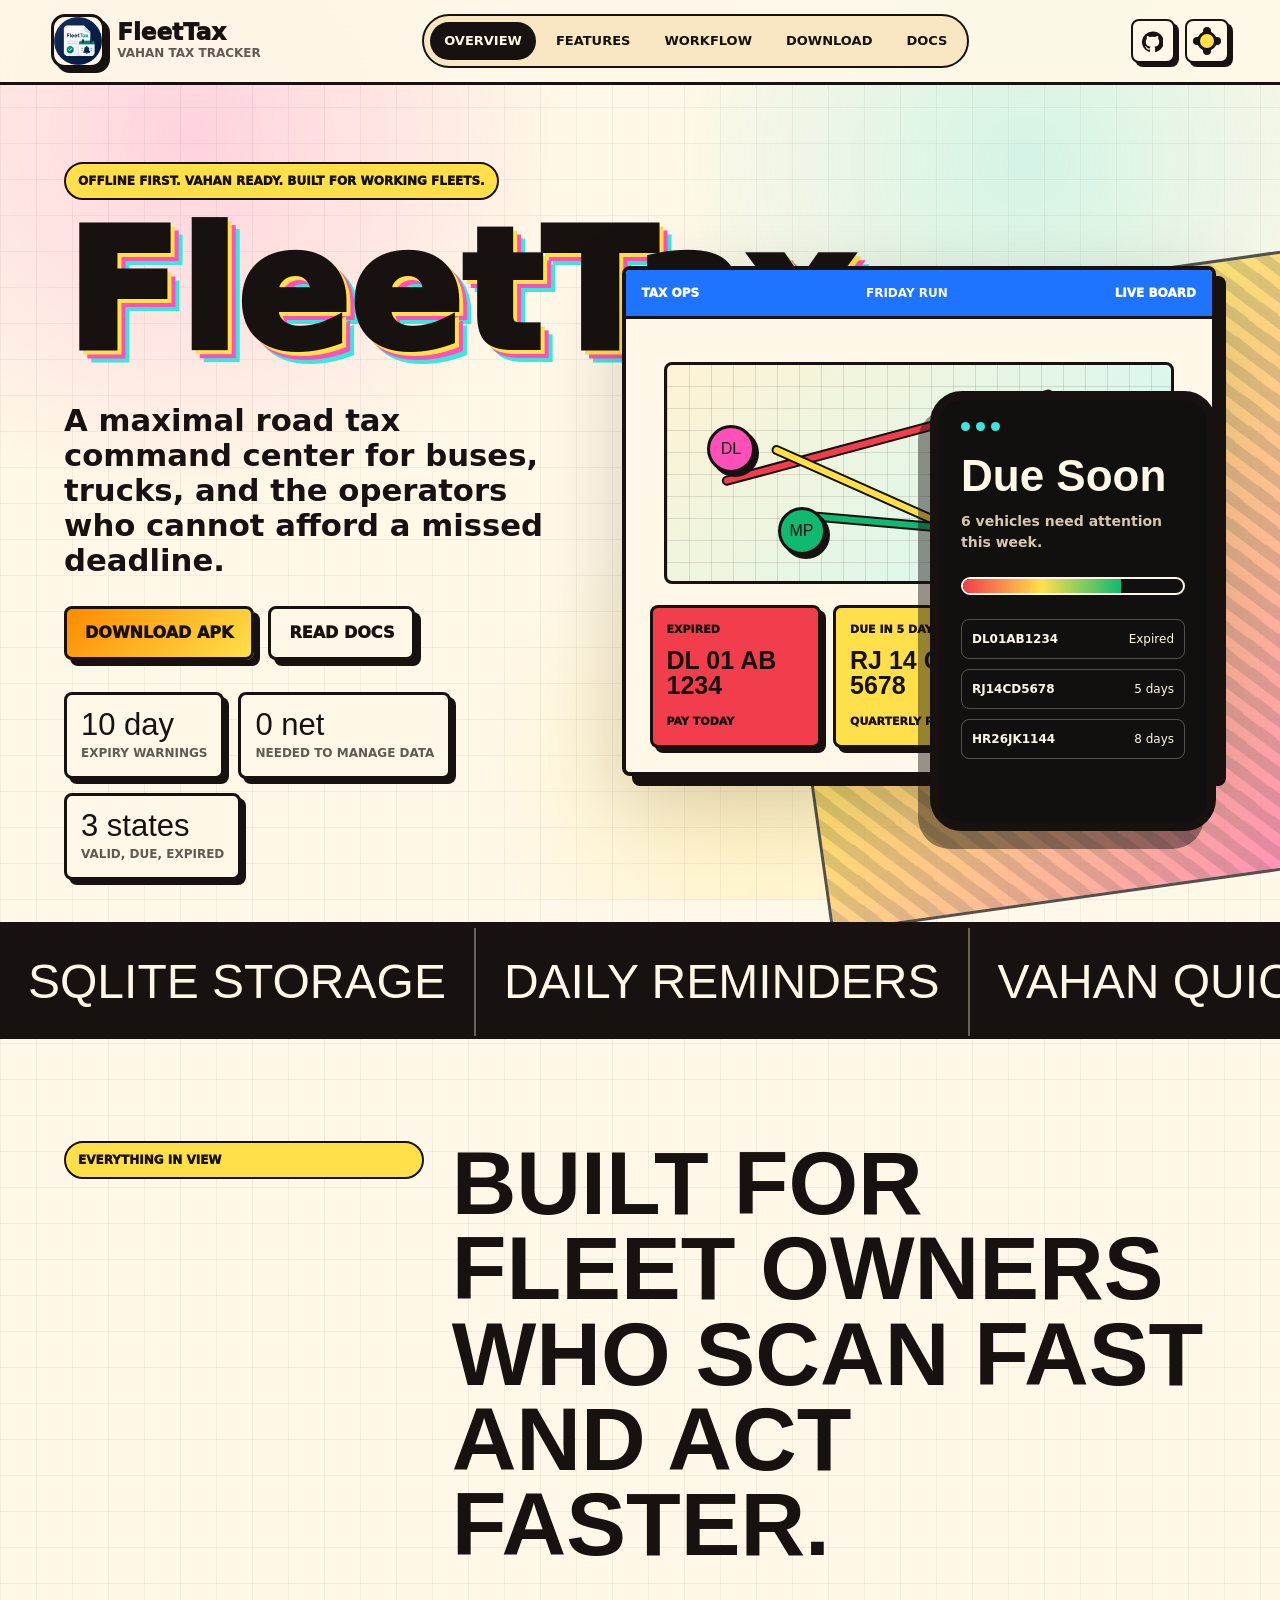
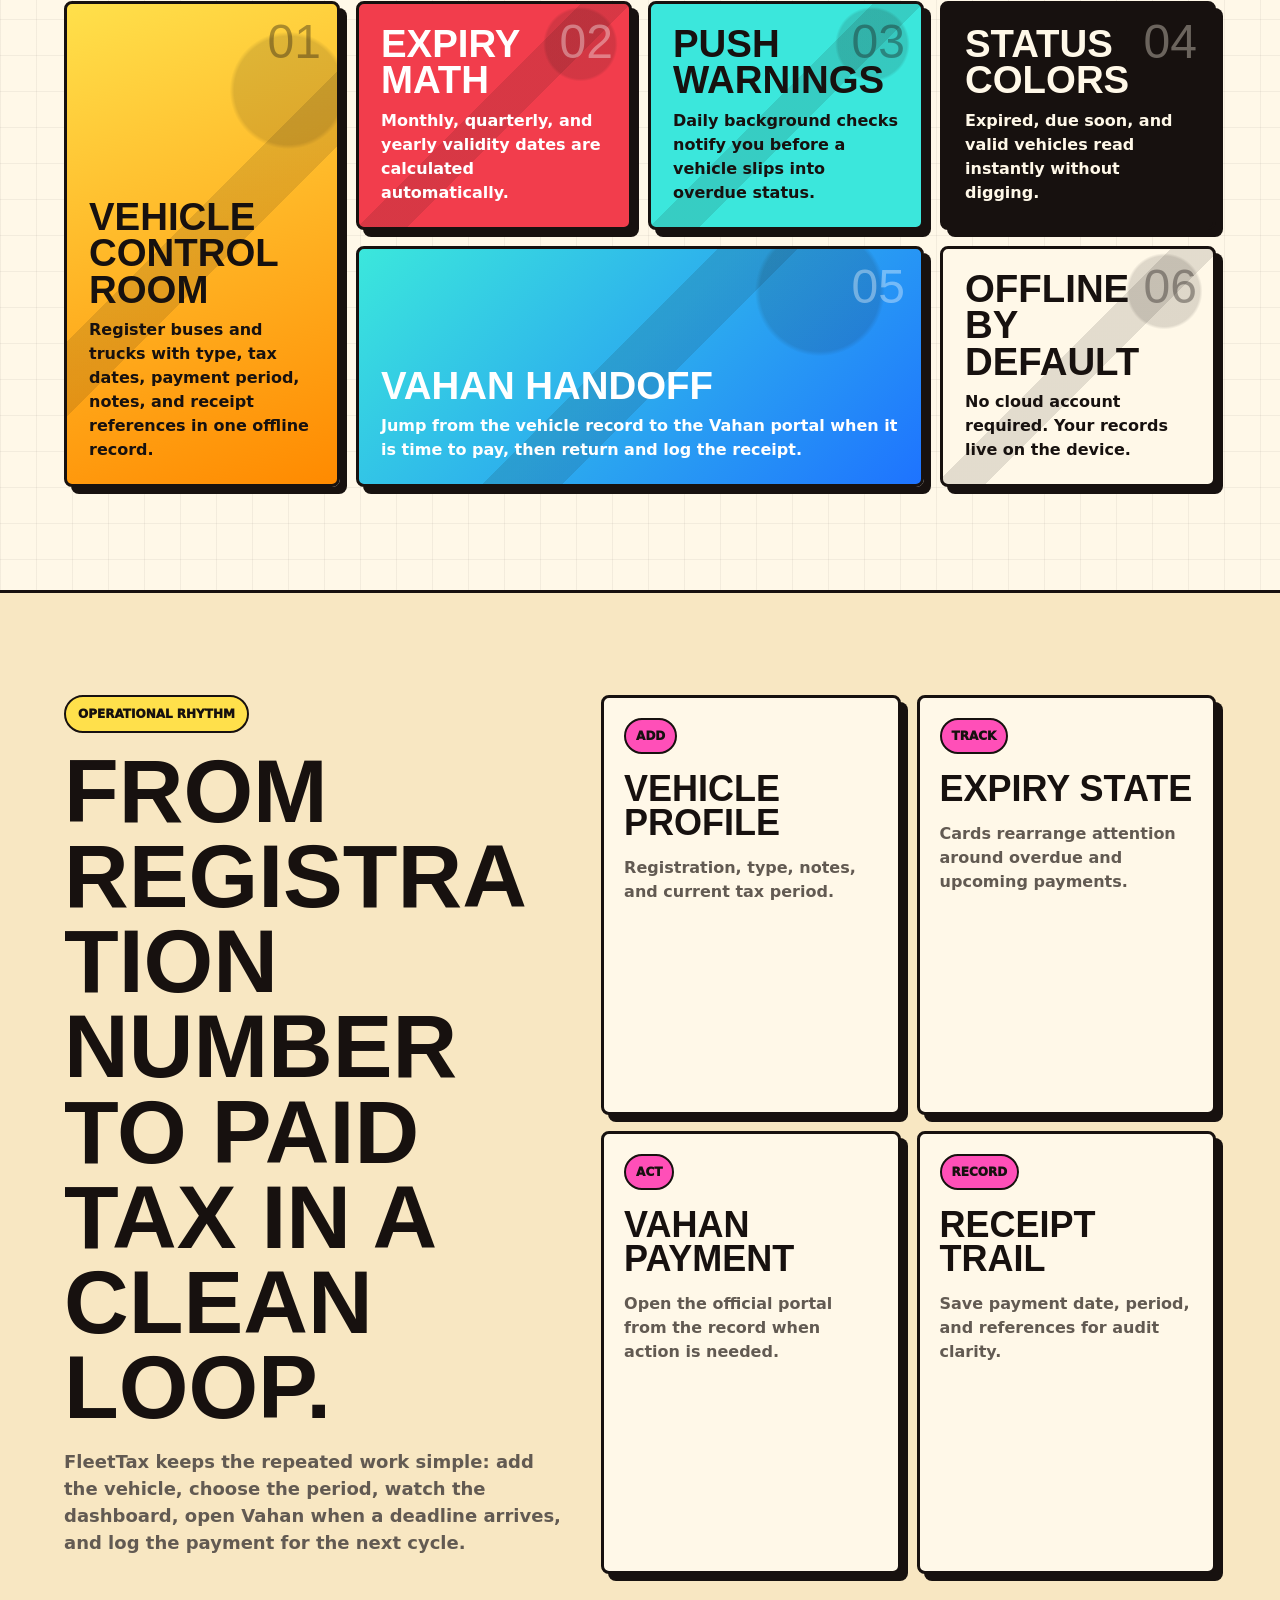
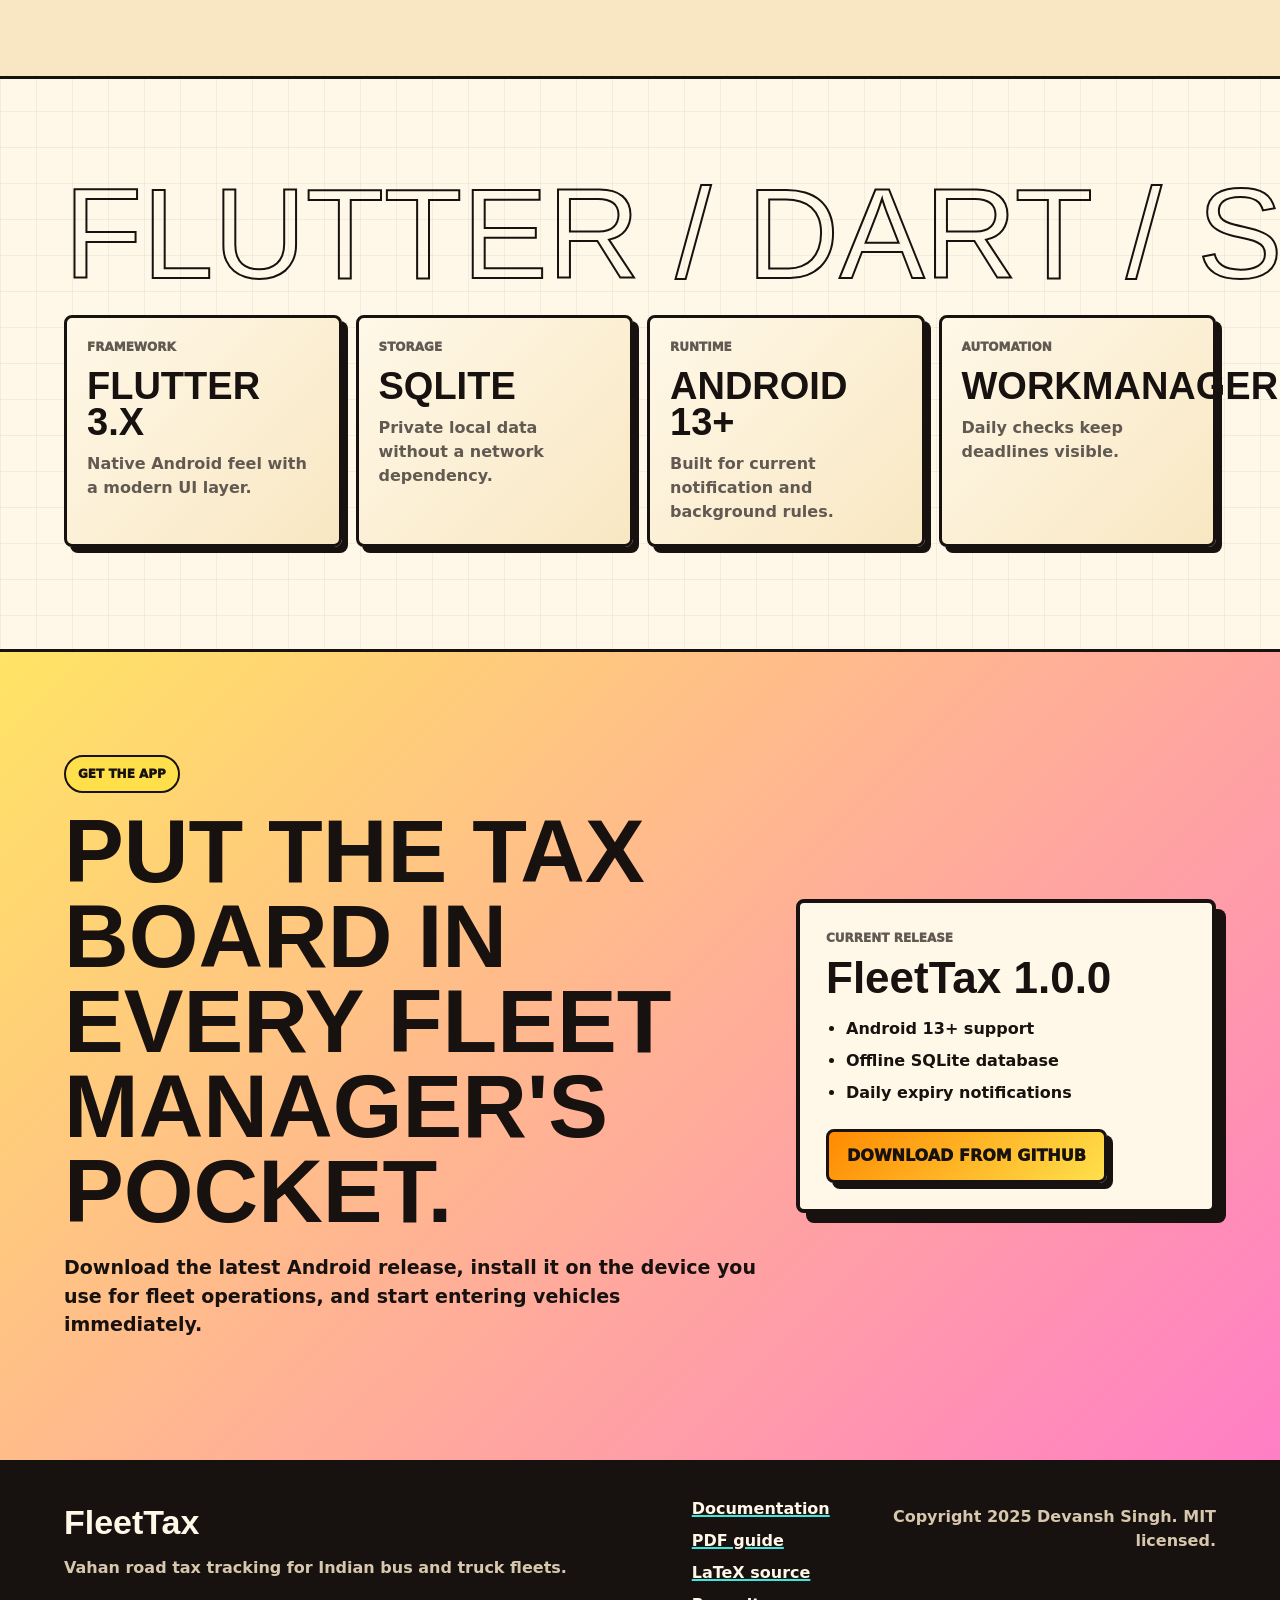
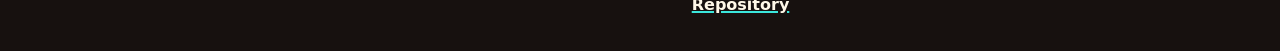
<file: docs/index.html>
<!doctype html>
<html lang="en">
  <head>
    <meta charset="UTF-8" />
    <meta name="viewport" content="width=device-width, initial-scale=1.0" />
    <meta
      name="description"
      content="FleetTax is an offline-first Vahan road tax tracker for bus and truck fleet owners in India."
    />
    <title>FleetTax | Road Tax Command Center</title>
    <link rel="stylesheet" href="styles.css" />
  </head>
  <body>
    <header class="site-header">
      <a class="brand" href="index.html" aria-label="FleetTax home">
        <span class="brand-mark" aria-hidden="true">
          <img src="FleetTax.png" alt="" />
        </span>
        <span>
          <strong>FleetTax</strong>
          <small>Vahan tax tracker</small>
        </span>
      </a>

      <button class="menu-toggle" type="button" aria-label="Open navigation">
        <span></span>
        <span></span>
        <span></span>
      </button>

      <nav class="site-nav" aria-label="Primary navigation">
        <a href="#overview">Overview</a>
        <a href="#features">Features</a>
        <a href="#workflow">Workflow</a>
        <a href="#download">Download</a>
        <a href="docs.html">Docs</a>
      </nav>

      <div class="header-actions">
        <a
          class="icon-button"
          href="https://github.com/DevanshSrajput/FleetTax"
          target="_blank"
          rel="noreferrer"
          aria-label="Open FleetTax on GitHub"
          title="GitHub"
        >
          <svg viewBox="0 0 24 24" aria-hidden="true">
            <path
              d="M12 .5a12 12 0 0 0-3.79 23.39c.6.11.82-.26.82-.58v-2.04c-3.34.73-4.04-1.42-4.04-1.42-.55-1.39-1.34-1.76-1.34-1.76-1.09-.75.08-.73.08-.73 1.21.08 1.85 1.24 1.85 1.24 1.07 1.83 2.81 1.3 3.49.99.11-.78.42-1.3.76-1.6-2.67-.3-5.47-1.33-5.47-5.92 0-1.31.47-2.38 1.24-3.22-.12-.3-.54-1.52.12-3.17 0 0 1.01-.32 3.3 1.23a11.5 11.5 0 0 1 6 0c2.29-1.55 3.3-1.23 3.3-1.23.66 1.65.24 2.87.12 3.17.77.84 1.24 1.91 1.24 3.22 0 4.6-2.81 5.62-5.49 5.92.43.37.82 1.1.82 2.22v3.29c0 .32.22.7.83.58A12 12 0 0 0 12 .5Z"
            />
          </svg>
        </a>
        <button class="theme-toggle" id="themeToggle" type="button" aria-label="Toggle color theme">
          <span class="sun" aria-hidden="true"></span>
        </button>
      </div>
    </header>

    <main>
      <section class="hero" id="overview">
        <div class="hero-pattern" aria-hidden="true"></div>
        <div class="hero-copy">
          <p class="eyebrow">Offline first. Vahan ready. Built for working fleets.</p>
          <h1>FleetTax</h1>
          <p class="hero-lede">
            A maximal road tax command center for buses, trucks, and the operators
            who cannot afford a missed deadline.
          </p>
          <div class="hero-actions">
            <a class="button primary" href="#download">Download APK</a>
            <a class="button secondary" href="docs.html">Read docs</a>
          </div>
          <dl class="hero-metrics" aria-label="FleetTax highlights">
            <div>
              <dt>10 day</dt>
              <dd>expiry warnings</dd>
            </div>
            <div>
              <dt>0 net</dt>
              <dd>needed to manage data</dd>
            </div>
            <div>
              <dt>3 states</dt>
              <dd>valid, due, expired</dd>
            </div>
          </dl>
        </div>

        <div class="hero-visual" aria-label="FleetTax dashboard preview">
          <div class="dashboard-shell">
            <div class="dash-topbar">
              <span>Tax Ops</span>
              <strong>Friday Run</strong>
              <span>Live Board</span>
            </div>
            <div class="map-panel">
              <div class="route route-a"></div>
              <div class="route route-b"></div>
              <div class="route route-c"></div>
              <span class="node node-delhi">DL</span>
              <span class="node node-jaipur">RJ</span>
              <span class="node node-up">UP</span>
              <span class="node node-mp">MP</span>
            </div>
            <div class="status-stack">
              <article class="fleet-card expired">
                <span>Expired</span>
                <strong>DL 01 AB 1234</strong>
                <small>Pay today</small>
              </article>
              <article class="fleet-card warning">
                <span>Due in 5 days</span>
                <strong>RJ 14 CD 5678</strong>
                <small>Quarterly permit</small>
              </article>
              <article class="fleet-card valid">
                <span>Valid</span>
                <strong>UP 32 EF 9012</strong>
                <small>45 days left</small>
              </article>
            </div>
          </div>
          <div class="phone">
            <div class="phone-status">
              <span></span><span></span><span></span>
            </div>
            <h2>Due Soon</h2>
            <p>6 vehicles need attention this week.</p>
            <div class="phone-meter">
              <span style="--value: 72%"></span>
            </div>
            <ul>
              <li><strong>DL01AB1234</strong><span>Expired</span></li>
              <li><strong>RJ14CD5678</strong><span>5 days</span></li>
              <li><strong>HR26JK1144</strong><span>8 days</span></li>
            </ul>
          </div>
        </div>
      </section>

      <section class="ticker" aria-label="FleetTax capabilities">
        <div class="ticker-track">
          <span>SQLite storage</span>
          <span>Daily reminders</span>
          <span>Vahan quick launch</span>
          <span>Tax period math</span>
          <span>Receipt notes</span>
          <span>Search and filters</span>
          <span>Android 13+</span>
          <span>Flutter powered</span>
        </div>
      </section>

      <section class="section feature-section" id="features">
        <div class="section-heading">
          <p class="eyebrow">Everything in view</p>
          <h2>Built for fleet owners who scan fast and act faster.</h2>
        </div>

        <div class="feature-board">
          <article class="feature-tile tall">
            <span class="tile-index">01</span>
            <h3>Vehicle control room</h3>
            <p>
              Register buses and trucks with type, tax dates, payment period,
              notes, and receipt references in one offline record.
            </p>
          </article>
          <article class="feature-tile hot">
            <span class="tile-index">02</span>
            <h3>Expiry math</h3>
            <p>Monthly, quarterly, and yearly validity dates are calculated automatically.</p>
          </article>
          <article class="feature-tile cool">
            <span class="tile-index">03</span>
            <h3>Push warnings</h3>
            <p>Daily background checks notify you before a vehicle slips into overdue status.</p>
          </article>
          <article class="feature-tile dark">
            <span class="tile-index">04</span>
            <h3>Status colors</h3>
            <p>Expired, due soon, and valid vehicles read instantly without digging.</p>
          </article>
          <article class="feature-tile wide">
            <span class="tile-index">05</span>
            <h3>Vahan handoff</h3>
            <p>
              Jump from the vehicle record to the Vahan portal when it is time
              to pay, then return and log the receipt.
            </p>
          </article>
          <article class="feature-tile">
            <span class="tile-index">06</span>
            <h3>Offline by default</h3>
            <p>No cloud account required. Your records live on the device.</p>
          </article>
        </div>
      </section>

      <section class="section command-section" id="workflow">
        <div class="command-copy">
          <p class="eyebrow">Operational rhythm</p>
          <h2>From registration number to paid tax in a clean loop.</h2>
          <p>
            FleetTax keeps the repeated work simple: add the vehicle, choose the
            period, watch the dashboard, open Vahan when a deadline arrives, and
            log the payment for the next cycle.
          </p>
        </div>
        <div class="workflow-grid">
          <article>
            <span>Add</span>
            <strong>Vehicle profile</strong>
            <p>Registration, type, notes, and current tax period.</p>
          </article>
          <article>
            <span>Track</span>
            <strong>Expiry state</strong>
            <p>Cards rearrange attention around overdue and upcoming payments.</p>
          </article>
          <article>
            <span>Act</span>
            <strong>Vahan payment</strong>
            <p>Open the official portal from the record when action is needed.</p>
          </article>
          <article>
            <span>Record</span>
            <strong>Receipt trail</strong>
            <p>Save payment date, period, and references for audit clarity.</p>
          </article>
        </div>
      </section>

      <section class="section tech-section">
        <div class="tech-marquee" aria-hidden="true">Flutter / Dart / SQLite / Provider / WorkManager</div>
        <div class="tech-grid">
          <article>
            <small>Framework</small>
            <strong>Flutter 3.x</strong>
            <span>Native Android feel with a modern UI layer.</span>
          </article>
          <article>
            <small>Storage</small>
            <strong>SQLite</strong>
            <span>Private local data without a network dependency.</span>
          </article>
          <article>
            <small>Runtime</small>
            <strong>Android 13+</strong>
            <span>Built for current notification and background rules.</span>
          </article>
          <article>
            <small>Automation</small>
            <strong>WorkManager</strong>
            <span>Daily checks keep deadlines visible.</span>
          </article>
        </div>
      </section>

      <section class="section download-section" id="download">
        <div>
          <p class="eyebrow">Get the app</p>
          <h2>Put the tax board in every fleet manager's pocket.</h2>
          <p>
            Download the latest Android release, install it on the device you use
            for fleet operations, and start entering vehicles immediately.
          </p>
        </div>
        <div class="download-card">
          <span class="release-label">Current release</span>
          <strong>FleetTax 1.0.0</strong>
          <ul>
            <li>Android 13+ support</li>
            <li>Offline SQLite database</li>
            <li>Daily expiry notifications</li>
          </ul>
          <a
            class="button primary"
            href="https://github.com/DevanshSrajput/FleetTax/releases"
            target="_blank"
            rel="noreferrer"
          >
            Download from GitHub
          </a>
        </div>
      </section>
    </main>

    <footer class="site-footer">
      <div>
        <strong>FleetTax</strong>
        <p>Vahan road tax tracking for Indian bus and truck fleets.</p>
      </div>
      <nav aria-label="Footer navigation">
        <a href="docs.html">Documentation</a>
        <a href="FleetTax_Documentation.pdf">PDF guide</a>
        <a href="fleettax_documentation.tex" download>LaTeX source</a>
        <a href="https://github.com/DevanshSrajput/FleetTax" target="_blank" rel="noreferrer">Repository</a>
      </nav>
      <p class="credit">Copyright 2025 Devansh Singh. MIT licensed.</p>
    </footer>

    <script src="script.js"></script>
  </body>
</html>
</file>
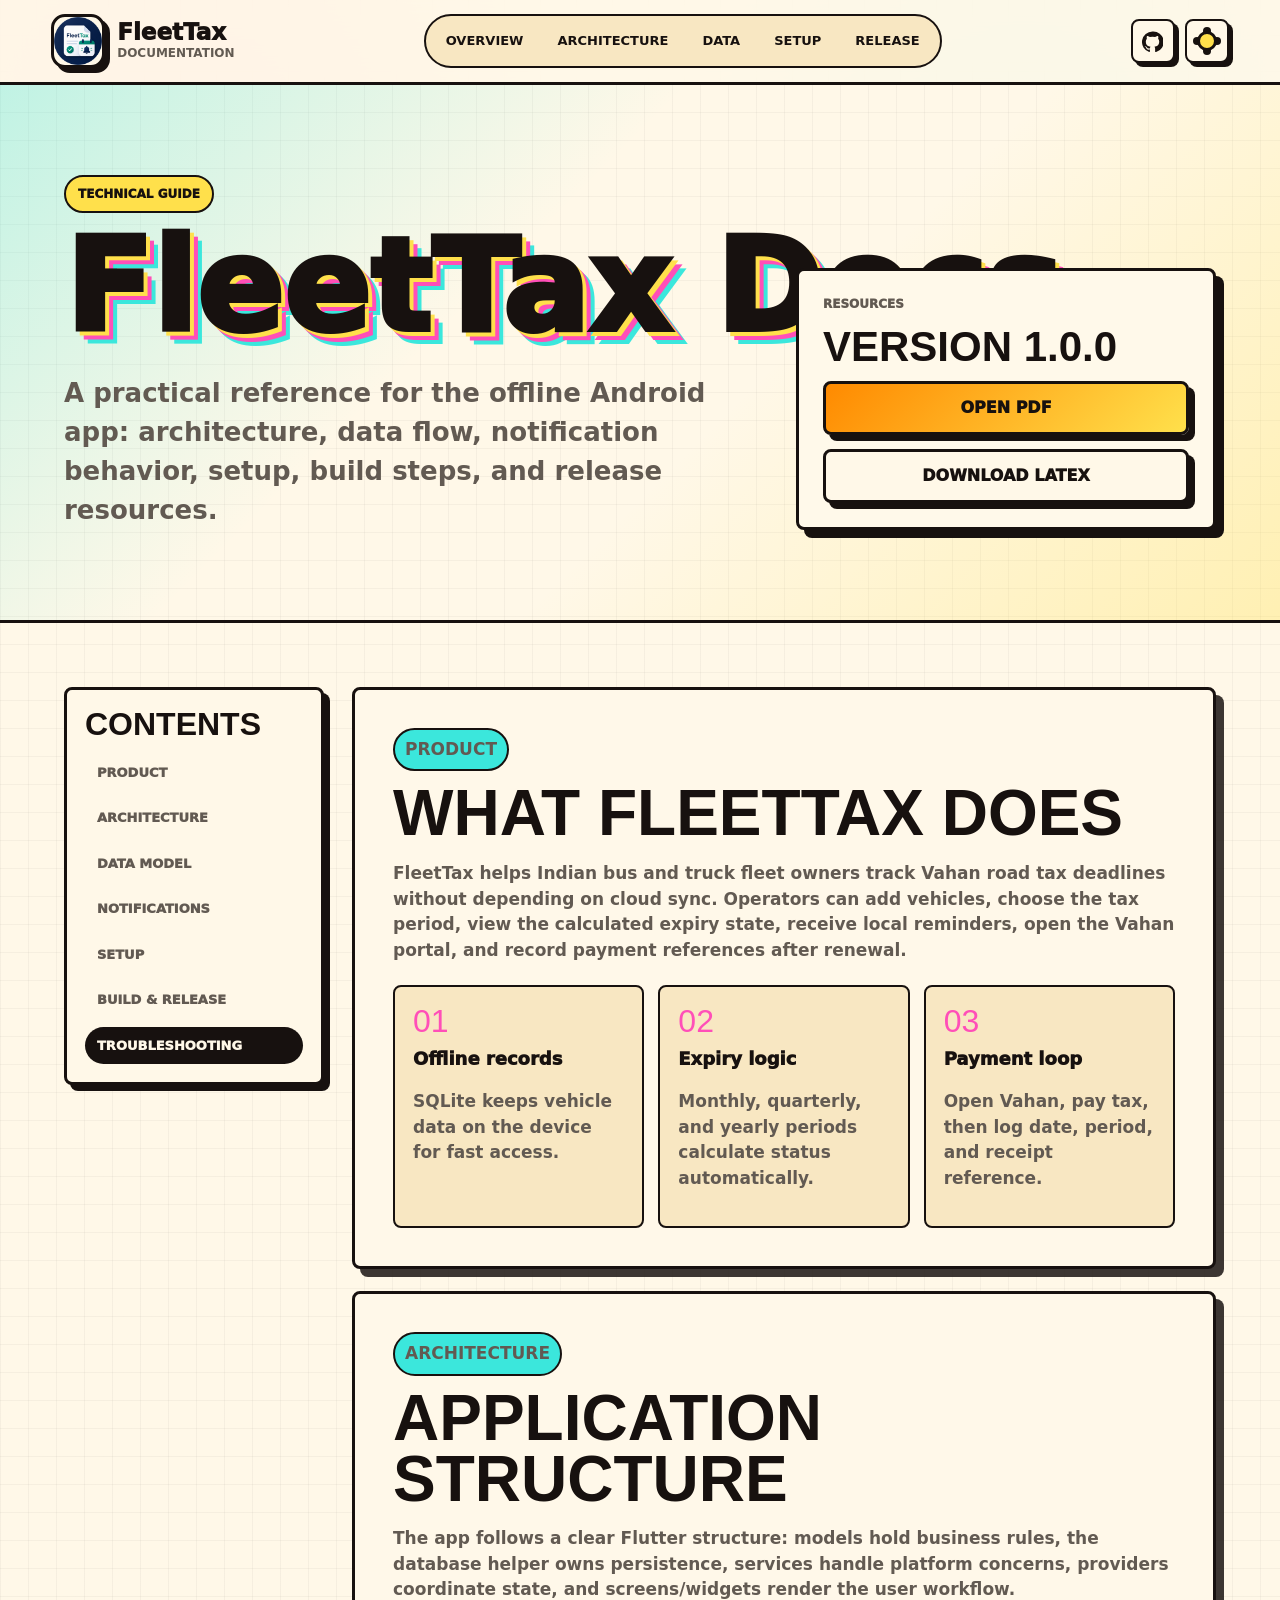
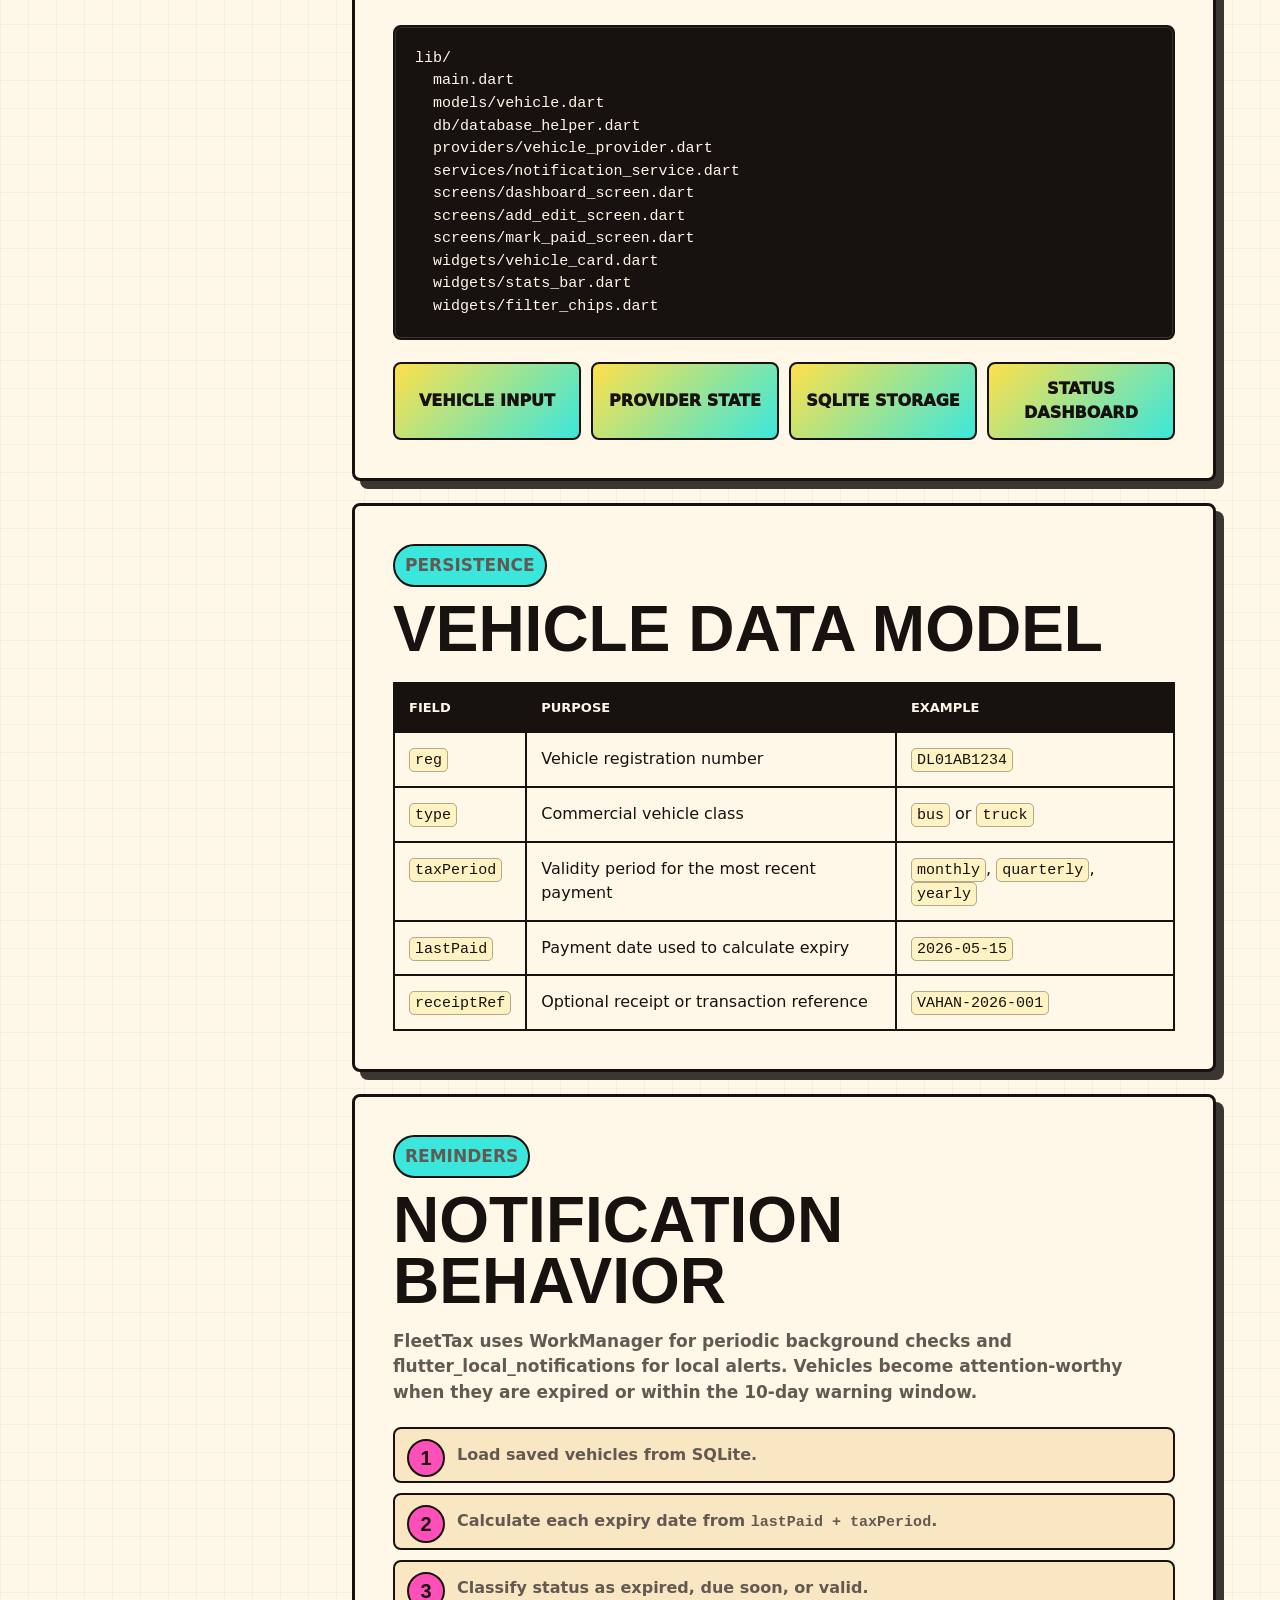
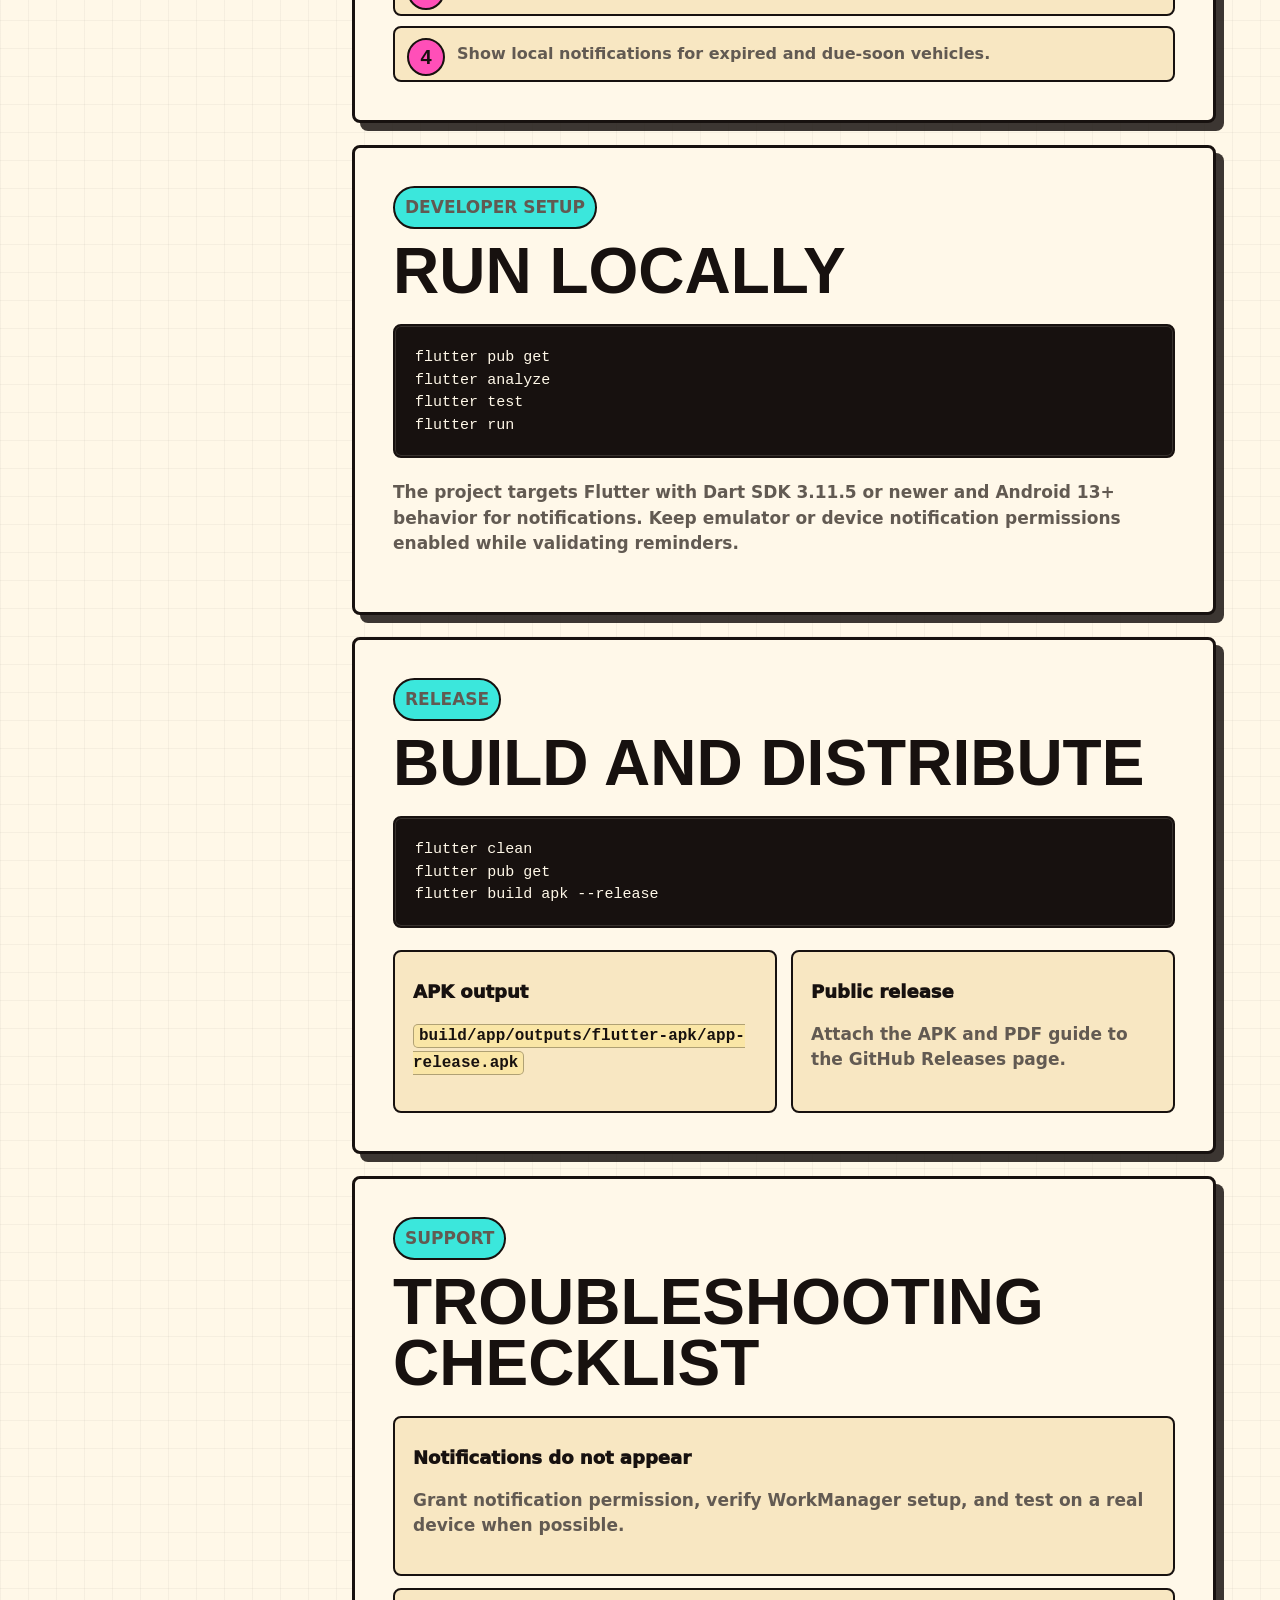
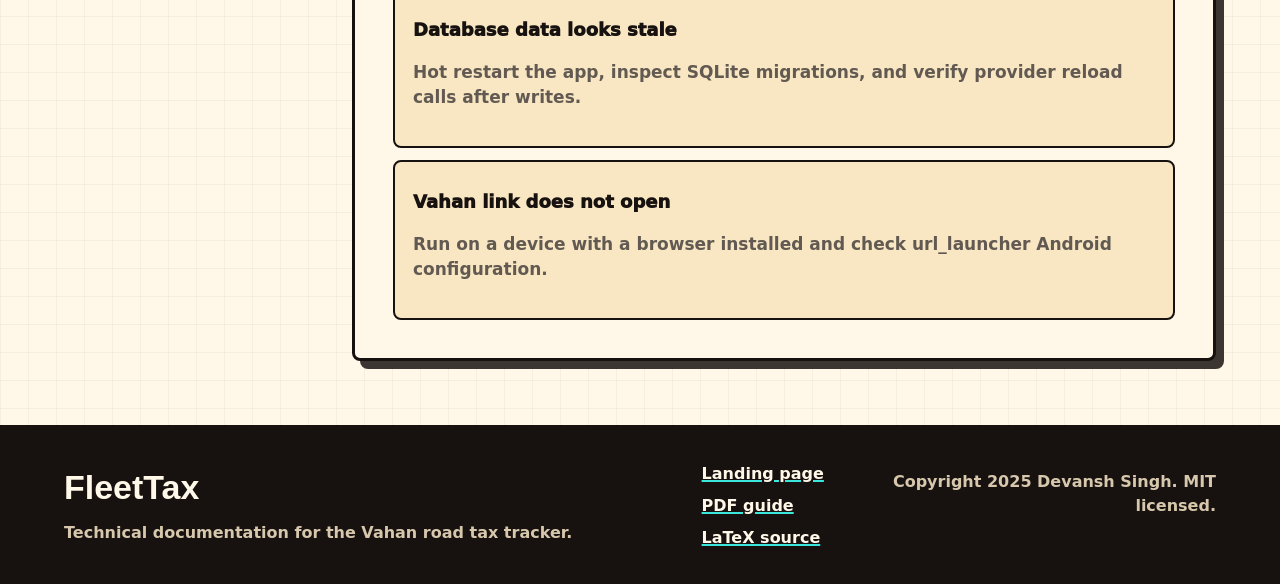
<file: docs/docs.html>
<!doctype html>
<html lang="en">
  <head>
    <meta charset="UTF-8" />
    <meta name="viewport" content="width=device-width, initial-scale=1.0" />
    <meta
      name="description"
      content="FleetTax technical documentation, architecture, setup, data model, notification flow, and release resources."
    />
    <title>FleetTax Documentation</title>
    <link rel="stylesheet" href="styles.css" />
  </head>
  <body>
    <header class="site-header">
      <a class="brand" href="index.html" aria-label="FleetTax home">
        <span class="brand-mark" aria-hidden="true">
          <img src="FleetTax.png" alt="" />
        </span>
        <span>
          <strong>FleetTax</strong>
          <small>Documentation</small>
        </span>
      </a>

      <button class="menu-toggle" type="button" aria-label="Open navigation">
        <span></span>
        <span></span>
        <span></span>
      </button>

      <nav class="site-nav" aria-label="Documentation navigation">
        <a href="index.html#overview">Overview</a>
        <a href="#architecture">Architecture</a>
        <a href="#data-model">Data</a>
        <a href="#setup">Setup</a>
        <a href="#release">Release</a>
      </nav>

      <div class="header-actions">
        <a
          class="icon-button"
          href="https://github.com/DevanshSrajput/FleetTax"
          target="_blank"
          rel="noreferrer"
          aria-label="Open FleetTax on GitHub"
          title="GitHub"
        >
          <svg viewBox="0 0 24 24" aria-hidden="true">
            <path
              d="M12 .5a12 12 0 0 0-3.79 23.39c.6.11.82-.26.82-.58v-2.04c-3.34.73-4.04-1.42-4.04-1.42-.55-1.39-1.34-1.76-1.34-1.76-1.09-.75.08-.73.08-.73 1.21.08 1.85 1.24 1.85 1.24 1.07 1.83 2.81 1.3 3.49.99.11-.78.42-1.3.76-1.6-2.67-.3-5.47-1.33-5.47-5.92 0-1.31.47-2.38 1.24-3.22-.12-.3-.54-1.52.12-3.17 0 0 1.01-.32 3.3 1.23a11.5 11.5 0 0 1 6 0c2.29-1.55 3.3-1.23 3.3-1.23.66 1.65.24 2.87.12 3.17.77.84 1.24 1.91 1.24 3.22 0 4.6-2.81 5.62-5.49 5.92.43.37.82 1.1.82 2.22v3.29c0 .32.22.7.83.58A12 12 0 0 0 12 .5Z"
            />
          </svg>
        </a>
        <button class="theme-toggle" id="themeToggle" type="button" aria-label="Toggle color theme">
          <span class="sun" aria-hidden="true"></span>
        </button>
      </div>
    </header>

    <main class="docs-page">
      <section class="docs-hero">
        <div>
          <p class="eyebrow">Technical guide</p>
          <h1>FleetTax Docs</h1>
          <p>
            A practical reference for the offline Android app: architecture,
            data flow, notification behavior, setup, build steps, and release
            resources.
          </p>
        </div>
        <aside class="resource-card" aria-label="Documentation resources">
          <span class="release-label">Resources</span>
          <strong>Version 1.0.0</strong>
          <a class="button primary" href="FleetTax_Documentation.pdf">Open PDF</a>
          <a class="button secondary" href="fleettax_documentation.tex" download>Download LaTeX</a>
        </aside>
      </section>

      <section class="docs-layout">
        <aside class="docs-toc" aria-label="Table of contents">
          <strong>Contents</strong>
          <a href="#product">Product</a>
          <a href="#architecture">Architecture</a>
          <a href="#data-model">Data Model</a>
          <a href="#notifications">Notifications</a>
          <a href="#setup">Setup</a>
          <a href="#release">Build & Release</a>
          <a href="#troubleshooting">Troubleshooting</a>
        </aside>

        <div class="docs-content">
          <section class="doc-panel" id="product">
            <p class="panel-kicker">Product</p>
            <h2>What FleetTax does</h2>
            <p>
              FleetTax helps Indian bus and truck fleet owners track Vahan road
              tax deadlines without depending on cloud sync. Operators can add
              vehicles, choose the tax period, view the calculated expiry state,
              receive local reminders, open the Vahan portal, and record payment
              references after renewal.
            </p>
            <div class="doc-grid three">
              <article>
                <span>01</span>
                <strong>Offline records</strong>
                <p>SQLite keeps vehicle data on the device for fast access.</p>
              </article>
              <article>
                <span>02</span>
                <strong>Expiry logic</strong>
                <p>Monthly, quarterly, and yearly periods calculate status automatically.</p>
              </article>
              <article>
                <span>03</span>
                <strong>Payment loop</strong>
                <p>Open Vahan, pay tax, then log date, period, and receipt reference.</p>
              </article>
            </div>
          </section>

          <section class="doc-panel" id="architecture">
            <p class="panel-kicker">Architecture</p>
            <h2>Application structure</h2>
            <p>
              The app follows a clear Flutter structure: models hold business
              rules, the database helper owns persistence, services handle
              platform concerns, providers coordinate state, and screens/widgets
              render the user workflow.
            </p>
            <pre><code>lib/
  main.dart
  models/vehicle.dart
  db/database_helper.dart
  providers/vehicle_provider.dart
  services/notification_service.dart
  screens/dashboard_screen.dart
  screens/add_edit_screen.dart
  screens/mark_paid_screen.dart
  widgets/vehicle_card.dart
  widgets/stats_bar.dart
  widgets/filter_chips.dart</code></pre>
            <div class="flow-row">
              <span>Vehicle input</span>
              <span>Provider state</span>
              <span>SQLite storage</span>
              <span>Status dashboard</span>
            </div>
          </section>

          <section class="doc-panel" id="data-model">
            <p class="panel-kicker">Persistence</p>
            <h2>Vehicle data model</h2>
            <div class="table-wrap">
              <table>
                <thead>
                  <tr>
                    <th>Field</th>
                    <th>Purpose</th>
                    <th>Example</th>
                  </tr>
                </thead>
                <tbody>
                  <tr>
                    <td><code>reg</code></td>
                    <td>Vehicle registration number</td>
                    <td><code>DL01AB1234</code></td>
                  </tr>
                  <tr>
                    <td><code>type</code></td>
                    <td>Commercial vehicle class</td>
                    <td><code>bus</code> or <code>truck</code></td>
                  </tr>
                  <tr>
                    <td><code>taxPeriod</code></td>
                    <td>Validity period for the most recent payment</td>
                    <td><code>monthly</code>, <code>quarterly</code>, <code>yearly</code></td>
                  </tr>
                  <tr>
                    <td><code>lastPaid</code></td>
                    <td>Payment date used to calculate expiry</td>
                    <td><code>2026-05-15</code></td>
                  </tr>
                  <tr>
                    <td><code>receiptRef</code></td>
                    <td>Optional receipt or transaction reference</td>
                    <td><code>VAHAN-2026-001</code></td>
                  </tr>
                </tbody>
              </table>
            </div>
          </section>

          <section class="doc-panel" id="notifications">
            <p class="panel-kicker">Reminders</p>
            <h2>Notification behavior</h2>
            <p>
              FleetTax uses WorkManager for periodic background checks and
              flutter_local_notifications for local alerts. Vehicles become
              attention-worthy when they are expired or within the 10-day warning
              window.
            </p>
            <ol class="doc-steps">
              <li>Load saved vehicles from SQLite.</li>
              <li>Calculate each expiry date from <code>lastPaid + taxPeriod</code>.</li>
              <li>Classify status as expired, due soon, or valid.</li>
              <li>Show local notifications for expired and due-soon vehicles.</li>
            </ol>
          </section>

          <section class="doc-panel" id="setup">
            <p class="panel-kicker">Developer setup</p>
            <h2>Run locally</h2>
            <pre><code>flutter pub get
flutter analyze
flutter test
flutter run</code></pre>
            <p>
              The project targets Flutter with Dart SDK 3.11.5 or newer and
              Android 13+ behavior for notifications. Keep emulator or device
              notification permissions enabled while validating reminders.
            </p>
          </section>

          <section class="doc-panel" id="release">
            <p class="panel-kicker">Release</p>
            <h2>Build and distribute</h2>
            <pre><code>flutter clean
flutter pub get
flutter build apk --release</code></pre>
            <div class="doc-grid two">
              <article>
                <strong>APK output</strong>
                <p><code>build/app/outputs/flutter-apk/app-release.apk</code></p>
              </article>
              <article>
                <strong>Public release</strong>
                <p>Attach the APK and PDF guide to the GitHub Releases page.</p>
              </article>
            </div>
          </section>

          <section class="doc-panel" id="troubleshooting">
            <p class="panel-kicker">Support</p>
            <h2>Troubleshooting checklist</h2>
            <div class="issue-list">
              <article>
                <strong>Notifications do not appear</strong>
                <p>Grant notification permission, verify WorkManager setup, and test on a real device when possible.</p>
              </article>
              <article>
                <strong>Database data looks stale</strong>
                <p>Hot restart the app, inspect SQLite migrations, and verify provider reload calls after writes.</p>
              </article>
              <article>
                <strong>Vahan link does not open</strong>
                <p>Run on a device with a browser installed and check url_launcher Android configuration.</p>
              </article>
            </div>
          </section>
        </div>
      </section>
    </main>

    <footer class="site-footer">
      <div>
        <strong>FleetTax</strong>
        <p>Technical documentation for the Vahan road tax tracker.</p>
      </div>
      <nav aria-label="Footer navigation">
        <a href="index.html">Landing page</a>
        <a href="FleetTax_Documentation.pdf">PDF guide</a>
        <a href="fleettax_documentation.tex" download>LaTeX source</a>
      </nav>
      <p class="credit">Copyright 2025 Devansh Singh. MIT licensed.</p>
    </footer>

    <script src="script.js"></script>
  </body>
</html>
</file>
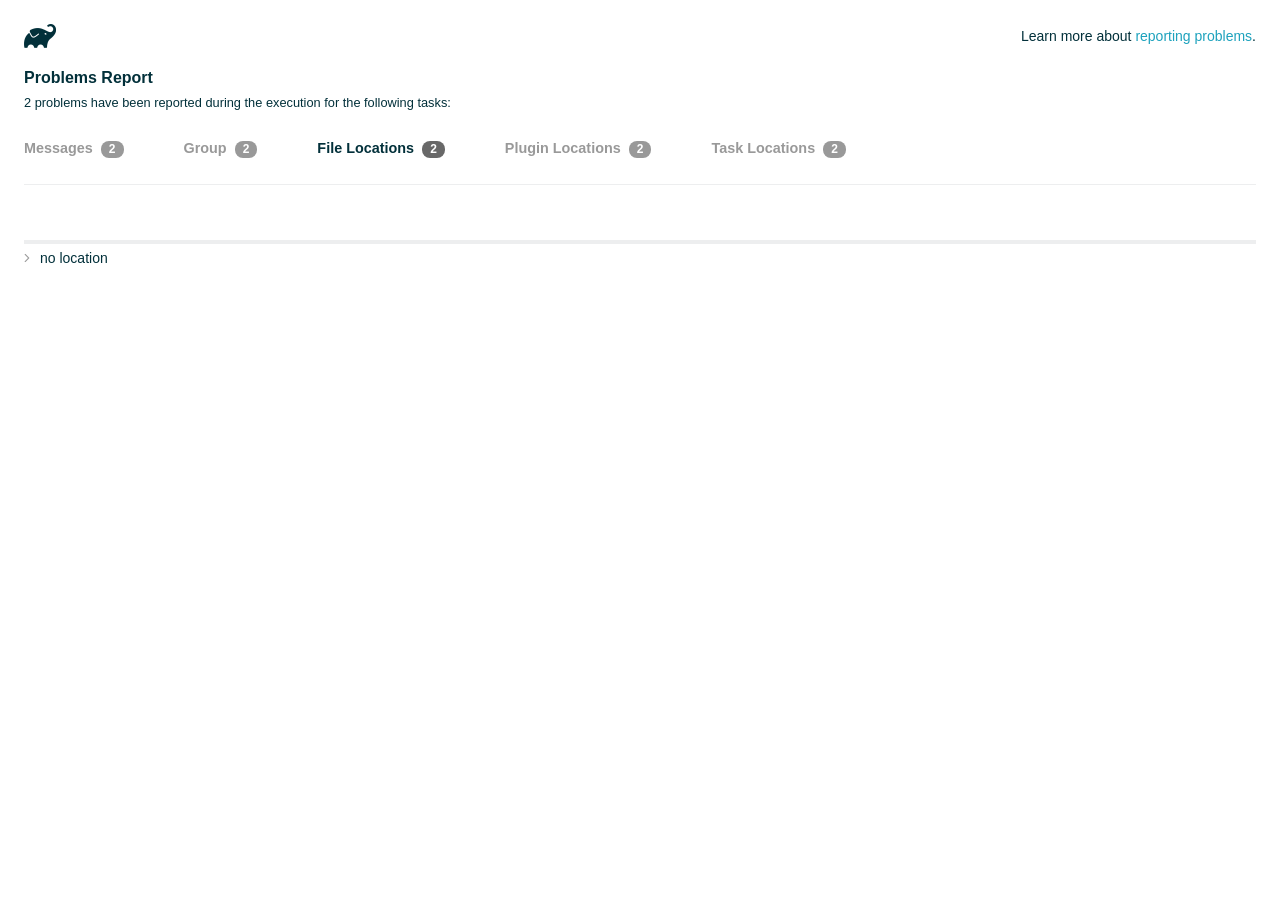
<file: android/build/reports/problems/problems-report.html>
<!DOCTYPE html>

<html lang="en">
<head>
    <!-- Required meta tags -->
    <meta charset="utf-8">
    <meta name="viewport" content="width=device-width, initial-scale=1, shrink-to-fit=no">

                    <style type="text/css">
                /*! normalize.css v7.0.0 | MIT License | github.com/necolas/normalize.css */
html {
    line-height: 1.15;
    -ms-text-size-adjust: 100%;
    -webkit-text-size-adjust: 100%
}

body {
    margin: 0
}

article, aside, footer, header, nav, section {
    display: block
}

h1 {
    font-size: 2em;
    margin: .67em 0
}

figcaption, figure, main {
    display: block
}

figure {
    margin: 1em 40px
}

hr {
    box-sizing: content-box;
    height: 0;
    overflow: visible
}

pre {
    font-family: monospace, monospace;
    font-size: 1em
}

a {
    background-color: transparent;
    -webkit-text-decoration-skip: objects
}

abbr[title] {
    border-bottom: none;
    text-decoration: underline;
    text-decoration: underline dotted
}

b, strong {
    font-weight: inherit
}

b, strong {
    font-weight: bolder
}

code, kbd, samp {
    font-family: monospace, monospace;
    font-size: 1em
}

dfn {
    font-style: italic
}

mark {
    background-color: #ff0;
    color: #000
}

small {
    font-size: 80%
}

sub, sup {
    font-size: 75%;
    line-height: 0;
    position: relative;
    vertical-align: baseline
}

sub {
    bottom: -.25em
}

sup {
    top: -.5em
}

audio, video {
    display: inline-block
}

audio:not([controls]) {
    display: none;
    height: 0
}

img {
    border-style: none
}

svg:not(:root) {
    overflow: hidden
}

button, input, optgroup, select, textarea {
    font-family: sans-serif;
    font-size: 100%;
    line-height: 1.15;
    margin: 0
}

button, input {
    overflow: visible
}

button, select {
    text-transform: none
}

[type=reset], [type=submit], button, html [type=button] {
    -webkit-appearance: button
}

[type=button]::-moz-focus-inner, [type=reset]::-moz-focus-inner, [type=submit]::-moz-focus-inner, button::-moz-focus-inner {
    border-style: none;
    padding: 0
}

[type=button]:-moz-focusring, [type=reset]:-moz-focusring, [type=submit]:-moz-focusring, button:-moz-focusring {
    outline: 1px dotted ButtonText
}

fieldset {
    padding: .35em .75em .625em
}

legend {
    box-sizing: border-box;
    color: inherit;
    display: table;
    max-width: 100%;
    padding: 0;
    white-space: normal
}

progress {
    display: inline-block;
    vertical-align: baseline
}

textarea {
    overflow: auto
}

[type=checkbox], [type=radio] {
    box-sizing: border-box;
    padding: 0
}

[type=number]::-webkit-inner-spin-button, [type=number]::-webkit-outer-spin-button {
    height: auto
}

[type=search] {
    -webkit-appearance: textfield;
    outline-offset: -2px
}

[type=search]::-webkit-search-cancel-button, [type=search]::-webkit-search-decoration {
    -webkit-appearance: none
}

::-webkit-file-upload-button {
    -webkit-appearance: button;
    font: inherit
}

details, menu {
    display: block
}

summary {
    display: list-item
}

canvas {
    display: inline-block
}

template {
    display: none
}

[hidden] {
    display: none
}

/* configuration cache styles */

.report-wrapper {
    margin: 0;
    padding: 0 24px;
}

.gradle-logo {
    width: 32px;
    height: 24px;
    background-image: url("[data-uri]");
    background-size: contain;
}

.header {
    display: flex;
    flex-wrap: wrap;
    position: fixed;
    top: 0;
    left: 0;
    width: 100%;
    padding: 24px 24px 0 24px;
    background-color: white;
    z-index: 1;
}

.learn-more {
    margin-left: auto;
    align-self: center;
    font-size: 0.875rem;
    font-weight: normal;
}

.title {
    display: flex;
    align-items: center;
    padding: 18px 0 24px 0;
    flex: 1 0 100%;
}

.content {
    font-size: 0.875rem;
    padding: 240px 0 48px;
    overflow-x: auto;
    white-space: nowrap;
}

.content ol:first-of-type {
    margin: 0;
}

.tree-btn {
    cursor: pointer;
    display: inline-block;
    width: 16px;
    height: 16px;
    background-size: contain;
    background-repeat: no-repeat;
    vertical-align: middle;
    margin-top: -0.2em;
}

.tree-btn.collapsed {
    background-image: url('data:image/svg+xml;utf8,<svg xmlns="http://www.w3.org/2000/svg" viewBox="0 0 192 512"><path d="M166.9 264.5l-117.8 116c-4.7 4.7-12.3 4.7-17 0l-7.1-7.1c-4.7-4.7-4.7-12.3 0-17L127.3 256 25.1 155.6c-4.7-4.7-4.7-12.3 0-17l7.1-7.1c4.7-4.7 12.3-4.7 17 0l117.8 116c4.6 4.7 4.6 12.3-.1 17z" fill="%23999999" stroke="%23999999"/></svg>');
}

.tree-btn.expanded {
    background-image: url('data:image/svg+xml;utf8,<svg xmlns="http://www.w3.org/2000/svg" viewBox="0 0 256 512"><path d="M119.5 326.9L3.5 209.1c-4.7-4.7-4.7-12.3 0-17l7.1-7.1c4.7-4.7 12.3-4.7 17 0L128 287.3l100.4-102.2c4.7-4.7 12.3-4.7 17 0l7.1 7.1c4.7 4.7 4.7 12.3 0 17L136.5 327c-4.7 4.6-12.3 4.6-17-.1z" fill="%23999999" stroke="%23999999"/></svg>');
}

ul .tree-btn {
    margin-right: 3px;
}

.leaf-icon {
    display: inline-block;
    width: 16px;
    height: 16px;
    background-image: url('data:image/svg+xml;utf8,<svg xmlns="http://www.w3.org/2000/svg" viewBox="0 0 256 512"><path d="M32 256 H224" stroke="%23999999" stroke-width="48" stroke-linecap="round"/></svg>');
    background-size: contain;
    background-repeat: no-repeat;
    vertical-align: middle;
    margin-top: -0.2em;
}

.invisible-text {
    user-select: all; /* Allow the text to be selectable */
    color: transparent; /* Hide the text */
    text-indent: -9999px; /* Move the text out of view */
    position: relative;
    white-space: pre; /* Preserve meaningful whitespace in the invisible text for copying */
}

.text-for-copy {
    display: inline-block;
}

.enum-icon {
    display: inline-block;
    width: 16px;
    height: 16px;
    background-image: url('data:image/svg+xml;utf8,<svg xmlns="http://www.w3.org/2000/svg" viewBox="0 0 1024 1024"><circle cx="512" cy="512" r="200" /></svg>');
    background-size: contain;
    background-repeat: no-repeat;
    vertical-align: middle;
    margin-inline-start: 0.5ex;
    margin-inline-end: 0.5ex;
    margin-top: -0.2em;
}

.error-icon {
    display: inline-block;
    width: 16px;
    height: 16px;
    background-image: url('data:image/svg+xml;utf8,<svg xmlns="http://www.w3.org/2000/svg" viewBox="0 0 320 512"><path d="M193.94 256L296.5 153.44l21.15-21.15c3.12-3.12 3.12-8.19 0-11.31l-22.63-22.63c-3.12-3.12-8.19-3.12-11.31 0L160 222.06 36.29 98.34c-3.12-3.12-8.19-3.12-11.31 0L2.34 120.97c-3.12 3.12-3.12 8.19 0 11.31L126.06 256 2.34 379.71c-3.12 3.12-3.12 8.19 0 11.31l22.63 22.63c3.12 3.12 8.19 3.12 11.31 0L160 289.94 262.56 392.5l21.15 21.15c3.12 3.12 8.19 3.12 11.31 0l22.63-22.63c3.12-3.12 3.12-8.19 0-11.31L193.94 256z" fill="%23FC461E" stroke="%23FC461E"/></svg>');
    background-size: contain;
    background-repeat: no-repeat;
    vertical-align: middle;
    margin-inline-start: 0.5ex;
    margin-inline-end: 0.5ex;
    margin-top: -0.2em;
}

.advice-icon {
    display: inline-block;
    width: 16px;
    height: 16px;
    background-image: url('data:image/svg+xml;utf8,<svg width="800px" height="800px" viewBox="-4.93 0 122.88 122.88" version="1.1" id="Layer_1" xmlns="http://www.w3.org/2000/svg" xmlns:xlink="http://www.w3.org/1999/xlink"  style="enable-background:new 0 0 113.01 122.88" xml:space="preserve"><g><path d="M44.13,102.06c-1.14,0.03-2.14-0.81-2.3-1.96c-0.17-1.2,0.64-2.31,1.82-2.54c-1.3-7.37-4.85-11.43-8.6-15.72 c-2.92-3.34-5.95-6.81-8.34-11.92c-2.35-5.03-3.64-10.23-3.6-15.63c0.05-5.4,1.42-10.96,4.4-16.71c0.02-0.04,0.04-0.07,0.06-0.11 l0,0c3.91-6.62,9.38-11.04,15.47-13.52c5.11-2.09,10.66-2.8,16.1-2.3c5.42,0.5,10.73,2.2,15.37,4.94 c5.9,3.49,10.75,8.67,13.42,15.21c1.44,3.54,2.42,7.49,2.54,11.82c0.12,4.31-0.62,8.96-2.61,13.88 c-2.66,6.59-6.18,10.68-9.47,14.51c-3.03,3.53-5.85,6.81-7.42,11.84c0.89,0.21,1.59,0.94,1.73,1.9c0.17,1.24-0.7,2.39-1.94,2.56 l-0.77,0.11c-0.14,1.09-0.23,2.26-0.27,3.51l0.25-0.04c1.24-0.17,2.39,0.7,2.56,1.94c0.17,1.24-0.7,2.39-1.94,2.56l-0.78,0.11 c0.01,0.15,0.02,0.3,0.03,0.45l0,0c0.07,0.88,0.08,1.73,0.03,2.54l0.13-0.02c1.25-0.15,2.38,0.74,2.54,1.98 c0.15,1.25-0.74,2.38-1.98,2.54l-1.68,0.21c-1.2,3.11-3.34,5.48-5.87,6.94c-1.74,1.01-3.67,1.59-5.61,1.71 c-1.97,0.12-3.96-0.25-5.78-1.13c-2.08-1.02-3.94-2.71-5.29-5.14c-0.65-0.33-1.13-0.97-1.23-1.75c-0.04-0.31-0.01-0.61,0.07-0.89 c-0.39-1.16-0.68-2.43-0.87-3.83l-0.07,0.01c-1.24,0.17-2.39-0.7-2.56-1.94c-0.17-1.24,0.7-2.39,1.94-2.56l0.54-0.08 C44.19,104.32,44.18,103.16,44.13,102.06L44.13,102.06z M2.18,58.86C1.01,58.89,0.04,57.98,0,56.81c-0.04-1.17,0.88-2.14,2.05-2.18 l8.7-0.3c1.17-0.04,2.14,0.88,2.18,2.05c0.04,1.17-0.88,2.14-2.05,2.18L2.18,58.86L2.18,58.86z M110.68,50.25 c1.16-0.12,2.2,0.73,2.32,1.89c0.12,1.16-0.73,2.2-1.89,2.32l-8.66,0.91c-1.16,0.12-2.2-0.73-2.32-1.89 c-0.12-1.16,0.73-2.2,1.89-2.32L110.68,50.25L110.68,50.25z M94.91,14.78c0.65-0.97,1.96-1.23,2.93-0.58 c0.97,0.65,1.23,1.96,0.58,2.93l-4.84,7.24c-0.65,0.97-1.96,1.23-2.93,0.58c-0.97-0.65-1.23-1.96-0.58-2.93L94.91,14.78 L94.91,14.78z M57.63,2.06c0.03-1.17,1-2.09,2.16-2.06c1.17,0.03,2.09,1,2.06,2.16l-0.22,8.7c-0.03,1.17-1,2.09-2.16,2.06 c-1.17-0.03-2.09-1-2.06-2.16L57.63,2.06L57.63,2.06z M13.88,15.53c-0.86-0.8-0.9-2.14-0.11-2.99c0.8-0.86,2.14-0.9,2.99-0.11 l6.37,5.94c0.86,0.8,0.9,2.14,0.11,2.99c-0.8,0.86-2.14,0.9-2.99,0.11L13.88,15.53L13.88,15.53z M47.88,96.95l18.49-2.63 c1.59-6.7,5.05-10.73,8.8-15.08c3.08-3.58,6.36-7.4,8.76-13.34c1.76-4.35,2.41-8.43,2.31-12.19c-0.1-3.75-0.96-7.21-2.24-10.34 c-2.3-5.63-6.51-10.11-11.65-13.15c-4.11-2.43-8.8-3.94-13.59-4.37c-4.77-0.44-9.64,0.19-14.13,2.02 c-5.26,2.15-9.99,5.97-13.39,11.72c-2.64,5.12-3.86,10.02-3.9,14.73c-0.04,4.74,1.11,9.33,3.2,13.8c2.13,4.56,4.97,7.8,7.69,10.92 C42.47,83.9,46.48,88.49,47.88,96.95L47.88,96.95z M65.62,99.02l-17.27,2.45c0.05,1.1,0.07,2.25,0.05,3.47l17.05-2.42 C65.47,101.29,65.52,100.12,65.62,99.02L65.62,99.02z M48.49,109.52c0.12,0.92,0.3,1.76,0.53,2.54l16.55-2.04 c0.11-0.86,0.13-1.77,0.05-2.74l0,0l0-0.02l-0.01-0.17L48.49,109.52L48.49,109.52z M51.37,116.36c0.64,0.67,1.35,1.19,2.1,1.55 c1.15,0.56,2.42,0.79,3.67,0.72c1.29-0.08,2.57-0.47,3.74-1.15c1.1-0.64,2.09-1.53,2.88-2.65L51.37,116.36L51.37,116.36z"/></g></svg>');
    background-size: contain;
    background-repeat: no-repeat;
    vertical-align: middle;
    margin-inline-start: 0.5ex;
    margin-inline-end: 0.5ex;
    margin-top: -0.2em;
}

.warning-icon {
    display: inline-block;
    width: 13px;
    height: 13px;
    background-image: url('data:image/svg+xml;utf8,<svg xmlns="http://www.w3.org/2000/svg" viewBox="0 0 576 512"><path d="M270.2 160h35.5c3.4 0 6.1 2.8 6 6.2l-7.5 196c-.1 3.2-2.8 5.8-6 5.8h-20.5c-3.2 0-5.9-2.5-6-5.8l-7.5-196c-.1-3.4 2.6-6.2 6-6.2zM288 388c-15.5 0-28 12.5-28 28s12.5 28 28 28 28-12.5 28-28-12.5-28-28-28zm281.5 52L329.6 24c-18.4-32-64.7-32-83.2 0L6.5 440c-18.4 31.9 4.6 72 41.6 72H528c36.8 0 60-40 41.5-72zM528 480H48c-12.3 0-20-13.3-13.9-24l240-416c6.1-10.6 21.6-10.7 27.7 0l240 416c6.2 10.6-1.5 24-13.8 24z" fill="%23DEAD22" stroke="%23DEAD22"/></svg>');
    background-size: contain;
    background-repeat: no-repeat;
    vertical-align: middle;
    margin-inline-start: 0.3ex;
    margin-inline-end: 1.1ex;
    margin-top: -0.1em;
}

.documentation-button {
    cursor: pointer;
    display: inline-block;
    width: 13px;
    height: 13px;
    background-image: url('data:image/svg+xml;utf8,<svg xmlns="http://www.w3.org/2000/svg" viewBox="0 0 512 512"><path d="M256 340c-15.464 0-28 12.536-28 28s12.536 28 28 28 28-12.536 28-28-12.536-28-28-28zm7.67-24h-16c-6.627 0-12-5.373-12-12v-.381c0-70.343 77.44-63.619 77.44-107.408 0-20.016-17.761-40.211-57.44-40.211-29.144 0-44.265 9.649-59.211 28.692-3.908 4.98-11.054 5.995-16.248 2.376l-13.134-9.15c-5.625-3.919-6.86-11.771-2.645-17.177C185.658 133.514 210.842 116 255.67 116c52.32 0 97.44 29.751 97.44 80.211 0 67.414-77.44 63.849-77.44 107.408V304c0 6.627-5.373 12-12 12zM256 40c118.621 0 216 96.075 216 216 0 119.291-96.61 216-216 216-119.244 0-216-96.562-216-216 0-119.203 96.602-216 216-216m0-32C119.043 8 8 119.083 8 256c0 136.997 111.043 248 248 248s248-111.003 248-248C504 119.083 392.957 8 256 8z" fill="%23999999" stroke="%23999999"/></svg>');
    background-size: contain;
    background-repeat: no-repeat;
    vertical-align: middle;
    margin-inline-start: 0.5ex;
    margin-inline-end: 0.5ex;
    margin-top: -0.2em;
}

.documentation-button::selection {
    color: transparent;
}

.documentation-button:hover {
    color: transparent;
}

.copy-button {
    cursor: pointer;
    display: inline-block;
    width: 12px;
    height: 12px;
    background-image: url('data:image/svg+xml;utf8,<svg xmlns="http://www.w3.org/2000/svg" viewBox="0 0 448 512"><path d="M433.941 193.941l-51.882-51.882A48 48 0 0 0 348.118 128H320V80c0-26.51-21.49-48-48-48h-66.752C198.643 13.377 180.858 0 160 0s-38.643 13.377-45.248 32H48C21.49 32 0 53.49 0 80v288c0 26.51 21.49 48 48 48h80v48c0 26.51 21.49 48 48 48h224c26.51 0 48-21.49 48-48V227.882a48 48 0 0 0-14.059-33.941zm-22.627 22.627a15.888 15.888 0 0 1 4.195 7.432H352v-63.509a15.88 15.88 0 0 1 7.431 4.195l51.883 51.882zM160 30c9.941 0 18 8.059 18 18s-8.059 18-18 18-18-8.059-18-18 8.059-18 18-18zM48 384c-8.822 0-16-7.178-16-16V80c0-8.822 7.178-16 16-16h66.752c6.605 18.623 24.389 32 45.248 32s38.643-13.377 45.248-32H272c8.822 0 16 7.178 16 16v48H176c-26.51 0-48 21.49-48 48v208H48zm352 96H176c-8.822 0-16-7.178-16-16V176c0-8.822 7.178-16 16-16h144v72c0 13.2 10.8 24 24 24h72v208c0 8.822-7.178 16-16 16z" fill="%23999999" stroke="%23999999"/></svg>');
    background-size: contain;
    background-repeat: no-repeat;
    vertical-align: middle;
    margin-inline-start: 0.5ex;
    margin-top: -0.2em;
}

.groups{
    display: flex;
    border-bottom: 1px solid #EDEEEF;
    flex: 1 0 100%;
}

.uncategorized {
    display: flex;
    border-top: 4px solid #EDEEEF;
    flex: 1 0 100%;
}

.group-selector {
    padding: 0 52px 24px 0;
    font-size: 0.9rem;
    font-weight: bold;
    color: #999999;
    cursor: pointer;
}

.group-selector__count {
    margin: 0 8px;
    border-radius: 8px;
    background-color: #999;
    color: #fff;
    padding: 1px 8px 2px;
    font-size: 0.75rem;
}

.group-selector--active {
    color: #02303A;
    cursor: auto;
}

.group-selector--active .group-selector__count {
    background-color: #686868;
}

.group-selector--disabled {
    cursor: not-allowed;
}

.accordion-header {
    cursor: pointer;
}

.container {
    padding-left: 0.5em;
    padding-right: 0.5em;
}

.stacktrace {
    border-radius: 4px;
    overflow-x: auto;
    padding: 0.5rem;
    margin-bottom: 0;
    min-width: 1000px;
}

/* Lato (bold, regular) */
@font-face {
    font-display: swap;
    font-family: Lato;
    font-weight: 500;
    font-style: normal;
    src: url("https://assets.gradle.com/lato/fonts/lato-semibold/lato-semibold.woff2") format("woff2"),
    url("https://assets.gradle.com/lato/fonts/lato-semibold/lato-semibold.woff") format("woff");
}

@font-face {
    font-display: swap;
    font-family: Lato;
    font-weight: bold;
    font-style: normal;
    src: url("https://assets.gradle.com/lato/fonts/lato-bold/lato-bold.woff2") format("woff2"),
    url("https://assets.gradle.com/lato/fonts/lato-bold/lato-bold.woff") format("woff");
}

* {
    -webkit-box-sizing: border-box;
    -moz-box-sizing: border-box;
    box-sizing: border-box;
}

html,
body {
    margin: 0;
    padding: 0;
}

html {
    font-family: "Lato", "Helvetica Neue", Arial, sans-serif;
    font-size: 16px;
    font-weight: 400;
    line-height: 1.5;
}

body {
    color: #02303A;
    background-color: #ffffff;
    -webkit-text-size-adjust: 100%;
    -ms-text-size-adjust: 100%;
    -webkit-font-smoothing: antialiased;
}


/* typography */
h1, h2, h3, h4, h5, h6 {
    color: #02303A;
    text-rendering: optimizeLegibility;
    margin: 0;
}

h1 {
    font-size: 1rem;
}

h2 {
    font-size: 0.9rem;
}

h3 {
    font-size: 1.125rem;
}

h4, h5, h6 {
    font-size: 0.875rem;
}

h1 code {
    font-weight: bold;
}

ul, ol, dl {
    list-style-position: outside;
    line-height: 1.6;
    padding: 0;
    margin: 0 0 0 20px;
    list-style-type: none;
}

li {
    line-height: 2;
}

a {
    color: #1DA2BD;
    text-decoration: none;
    transition: all 0.3s ease, visibility 0s;
}

a:hover {
    color: #35c1e4;
}

/* code */
code, pre {
    font-family: Inconsolata, Monaco, "Courier New", monospace;
    font-style: normal;
    font-variant-ligatures: normal;
    font-variant-caps: normal;
    font-variant-numeric: normal;
    font-variant-east-asian: normal;
    font-weight: normal;
    font-stretch: normal;
    color: #686868;
}

*:not(pre) > code {
    letter-spacing: 0;
    padding: 0.1em 0.5ex;
    text-rendering: optimizeSpeed;
    word-spacing: -0.15em;
    word-wrap: break-word;
}

pre {
    font-size: 0.75rem;
    line-height: 1.8;
    margin-top: 0;
    margin-bottom: 1.5em;
    padding: 1rem;
}

pre code {
    background-color: transparent;
    color: inherit;
    line-height: 1.8;
    font-size: 100%;
    padding: 0;
}

a code {
    color: #1BA8CB;
}

pre.code, pre.programlisting, pre.screen, pre.tt {
    background-color: #f7f7f8;
    border-radius: 4px;
    font-size: 1em;
    line-height: 1.45;
    margin-bottom: 1.25em;
    overflow-x: auto;
    padding: 1rem;
}

li em, p em {
    padding: 0 1px;
}

code em, tt em {
    text-decoration: none;
}

code + .copy-button {
    margin-inline-start: 0.2ex;
}

.java-exception {
    font-size: 0.75rem;
    padding-left: 24px;
}

.java-exception ul {
    margin: 0;
    line-height: inherit;
}

.java-exception code {
    white-space: pre;
}

.java-exception-part-toggle {
    user-select: none;
    cursor: pointer;
    border-radius: 2px;
    padding: 0.1em 0.2em;
    background: azure;
    color: #686868;
}

                </style>
    <!-- Inconsolata is used as a default monospace font in the report. -->
    <link rel="stylesheet" href="https://fonts.googleapis.com/css?family=Inconsolata:400,700" />

    <title>Gradle Configuration Cache</title>
</head>
<body>

<div id="playground"></div>

<div class="report" id="report">
    Loading...
</div>

<script type="text/javascript">
function configurationCacheProblems() { return (
// begin-report-data
{"diagnostics":[{"locations":[{}],"problem":[{"text":"Executing Gradle on JVM versions 16 and lower has been deprecated."}],"severity":"WARNING","problemDetails":[{"text":"This will fail with an error in Gradle 9.0."}],"contextualLabel":"Executing Gradle on JVM versions 16 and lower has been deprecated.","documentationLink":"https://docs.gradle.org/8.14/userguide/upgrading_version_8.html#minimum_daemon_jvm_version","problemId":[{"name":"deprecation","displayName":"Deprecation"},{"name":"executing-gradle-on-jvm-versions-and-lower","displayName":"Executing Gradle on JVM versions 16 and lower has been deprecated."}],"solutions":[[{"text":"Use JVM 17 or greater to execute Gradle. Projects can continue to use older JVM versions via toolchains."}]]},{"problem":[{"text":"No variants exist that would match the request"}],"severity":"ERROR","contextualLabel":"Dependency requires at least JVM runtime version 11. This build uses a Java 8 JVM.","documentationLink":"https://docs.gradle.org/8.14/userguide/variant_model.html#sec:variant-select-errors","problemId":[{"name":"dependency-variant-resolution","displayName":"Variant resolution"},{"name":"no-compatible-variants","displayName":"No variants exist that would match the request"}]}],"problemsReport":{"totalProblemCount":2,"requestedTasks":"","documentationLink":"https://docs.gradle.org/8.14/userguide/reporting_problems.html","documentationLinkCaption":"Problem report","summaries":[]}}
// end-report-data
);}
</script>
                <script type="text/javascript">
                !function(n,t){"object"==typeof exports&&"object"==typeof module?module.exports=t():"function"==typeof define&&define.amd?define([],t):"object"==typeof exports?exports["configuration-cache-report"]=t():n["configuration-cache-report"]=t()}(this,(()=>(({70:function(){void 0===ArrayBuffer.isView&&(ArrayBuffer.isView=function(n){return null!=n&&null!=n.__proto__&&n.__proto__.__proto__===Int8Array.prototype.__proto__}),void 0===Math.imul&&(Math.imul=function(n,t){return(4294901760&n)*(65535&t)+(65535&n)*(0|t)|0}),this["configuration-cache-report"]=function(n){"use strict";var t,r,i,e,u,o,f,s,c,a,h,l,_,v,d,g,w,b,p,m,k,q,y,B,C,x,j,P,I,S,z,T,E,L,N,A,M,F,D,O,R,H,$,G,U,V,Q,Z,Y,W,K,X,J,nn,tn,rn,en,un,on,fn,sn,cn,an,hn,ln,_n,vn,dn,gn,wn,bn,pn,mn,kn,qn,yn,Bn,Cn,xn,jn,Pn,In,Sn,zn,Tn,En,Ln,Nn,An,Mn=Math.imul,Fn=ArrayBuffer.isView;function Dn(n,t){if(!(t>=0))throw _u(ce("Requested element count "+t+" is less than zero."));return function(n,t){if(!(t>=0))throw _u(ce("Requested element count "+t+" is less than zero."));if(0===t)return Ct();if(t>=n.length)return function(n){switch(n.length){case 0:return Ct();case 1:return qr(n[0]);default:return function(n){return Hr(function(n){return new It(n,!1)}(n))}(n)}}(n);if(1===t)return qr(n[0]);var r=0,i=Rr(),e=0,u=n.length;n:for(;e<u;){var o=n[e];if(e=e+1|0,i.d(o),(r=r+1|0)===t)break n}return i}(n,rt(n.length-t|0,0))}function On(n,t,r,i,e,u,o){return t=t===A?", ":t,r=r===A?"":r,i=i===A?"":i,e=e===A?-1:e,u=u===A?"...":u,o=o===A?null:o,function(n,t,r,i,e,u,o,f){r=r===A?", ":r,i=i===A?"":i,e=e===A?"":e,u=u===A?-1:u,o=o===A?"...":o,f=f===A?null:f,t.e(i);var s=0,c=0,a=n.length;n:for(;c<a;){var h=n[c];if(c=c+1|0,(s=s+1|0)>1&&t.e(r),!(u<0||s<=u))break n;Jt(t,h,f)}return u>=0&&s>u&&t.e(o),t.e(e),t}(n,Bi(),t,r,i,e,u,o).toString()}function Rn(n){return n.length-1|0}function Hn(n,t){if(null==t){var r=0,i=n.length-1|0;if(r<=i)do{var e=r;if(r=r+1|0,null==n[e])return e}while(r<=i)}else{var u=0,o=n.length-1|0;if(u<=o)do{var f=u;if(u=u+1|0,le(t,n[f]))return f}while(u<=o)}return-1}function $n(n,t,r,i,e,u,o){return t=t===A?", ":t,r=r===A?"":r,i=i===A?"":i,e=e===A?-1:e,u=u===A?"...":u,o=o===A?null:o,Gn(n,Bi(),t,r,i,e,u,o).toString()}function Gn(n,t,r,i,e,u,o,f){r=r===A?", ":r,i=i===A?"":i,e=e===A?"":e,u=u===A?-1:u,o=o===A?"...":o,f=f===A?null:f,t.e(i);var s=0,c=n.f();n:for(;c.g();){var a=c.h();if((s=s+1|0)>1&&t.e(r),!(u<0||s<=u))break n;Jt(t,a,f)}return u>=0&&s>u&&t.e(o),t.e(e),t}function Un(n){if(n.i())throw xu("List is empty.");return n.j(0)}function Vn(n){return new tt(n)}function Qn(n){if(Ke(n,Di)){var t;switch(n.k()){case 0:t=Ct();break;case 1:t=qr(Ke(n,Fi)?n.j(0):n.f().h());break;default:t=Zn(n)}return t}return xt(Xn(n))}function Zn(n){return Hr(n)}function Yn(n){if(Ke(n,Di)&&n.k()<=1)return Qn(n);var t=Xn(n);return function(n){var t=(n.k()/2|0)-1|0;if(t<0)return br();var r=jt(n),i=0;if(i<=t)do{var e=i;i=i+1|0;var u=n.j(e);n.f4(e,n.j(r)),n.f4(r,u),r=r-1|0}while(e!==t)}(t),t}function Wn(n,t){if(!(t>=0))throw _u(ce("Requested element count "+t+" is less than zero."));return function(n,t){if(!(t>=0))throw _u(ce("Requested element count "+t+" is less than zero."));if(0===t)return Ct();if(Ke(n,Di)){if(t>=n.k())return Qn(n);if(1===t)return qr(function(n){if(Ke(n,Fi))return Un(n);var t=n.f();if(!t.g())throw xu("Collection is empty.");return t.h()}(n))}var r=0,i=Rr(),e=n.f();n:for(;e.g();){var u=e.h();if(i.d(u),(r=r+1|0)===t)break n}return xt(i)}(n,rt(n.k()-t|0,0))}function Kn(n,t){if(!(t>=0))throw _u(ce("Requested element count "+t+" is less than zero."));if(0===t)return Ct();var r=n.k();if(t>=r)return Qn(n);if(1===t)return qr(Jn(n));var i=Rr();if(Ke(n,bi)){var e=r-t|0;if(e<r)do{var u=e;e=e+1|0,i.d(n.j(u))}while(e<r)}else for(var o=n.l(r-t|0);o.g();){var f=o.h();i.d(f)}return i}function Xn(n){return Ke(n,Di)?Zn(n):nt(n,Or())}function Jn(n){if(n.i())throw xu("List is empty.");return n.j(jt(n))}function nt(n,t){for(var r=n.f();r.g();){var i=r.h();t.d(i)}return t}function tt(n){this.n_1=n}function rt(n,t){return n<t?t:n}function it(n,t){return n>t?t:n}function et(n,t){return Kt().q(n,t,-1)}function ut(n,t){return new Ft(n,t)}function ot(n){var t=n.f();if(!t.g())return Ct();var r=t.h();if(!t.g())return qr(r);var i=Or();for(i.d(r);t.g();)i.d(t.h());return i}function ft(n){this.r_1=n}function st(n,t){this.s_1=n,this.t_1=t}function ct(){}function at(n){this.x_1=n,this.w_1=0}function ht(n,t){this.a1_1=n,at.call(this,n),_t().b1(t,this.a1_1.k()),this.w_1=t}function lt(){t=this}function _t(){return null==t&&new lt,t}function vt(){_t(),ct.call(this)}function dt(n){this.h1_1=n}function gt(n,t){return t===n?"(this Map)":Vi(t)}function wt(n,t){var r;n:{for(var i=n.o().f();i.g();){var e=i.h();if(le(e.j1(),t)){r=e;break n}}r=null}return r}function bt(){r=this}function pt(){return null==r&&new bt,r}function mt(n){this.q1_1=n,ct.call(this)}function kt(){pt(),this.n1_1=null,this.o1_1=null}function qt(){i=this}function yt(){return null==i&&new qt,i}function Bt(n){return n.length>0?ou(n):Ct()}function Ct(){return null==e&&new Pt,e}function xt(n){switch(n.k()){case 0:return Ct();case 1:return qr(n.j(0));default:return n}}function jt(n){return n.k()-1|0}function Pt(){e=this,this.z1_1=new ke(-1478467534,-1720727600)}function It(n,t){this.b2_1=n,this.c2_1=t}function St(){u=this}function zt(){return null==u&&new St,u}function Tt(n,t){return Ke(n,Di)?n.k():t}function Et(n,t){if(Ke(t,Di))return n.m(t);for(var r=!1,i=t.f();i.g();){var e=i.h();n.d(e)&&(r=!0)}return r}function Lt(){}function Nt(n,t){this.h2_1=n,this.g2_1=n.i2_1.l(function(n,t){if(!(0<=t&&t<=n.k()))throw du("Position index "+t+" must be in range ["+Ve(0,n.k())+"].");return n.k()-t|0}(n,t))}function At(n){vt.call(this),this.i2_1=n}function Mt(n){this.k2_1=n,this.j2_1=n.l2_1.f()}function Ft(n,t){this.l2_1=n,this.m2_1=t}function Dt(n){for(;n.n2_1.g();){var t=n.n2_1.h();if(n.q2_1.t2_1(t)===n.q2_1.s2_1)return n.p2_1=t,n.o2_1=1,br()}n.o2_1=0}function Ot(n){this.q2_1=n,this.n2_1=n.r2_1.f(),this.o2_1=-1,this.p2_1=null}function Rt(n,t,r){t=t===A||t,this.r2_1=n,this.s2_1=t,this.t2_1=r}function Ht(){return null==o&&new $t,o}function $t(){o=this,this.u2_1=new ke(1993859828,793161749)}function Gt(n,t,r){return Ut(Ut(n,r)-Ut(t,r)|0,r)}function Ut(n,t){var r=n%t|0;return r>=0?r:r+t|0}function Vt(){f=this,this.p_1=new Zt(1,0)}function Qt(){return null==f&&new Vt,f}function Zt(n,t){Qt(),Xt.call(this,n,t,1)}function Yt(n,t,r){Lt.call(this),this.d3_1=r,this.e3_1=t,this.f3_1=this.d3_1>0?n<=t:n>=t,this.g3_1=this.f3_1?n:this.e3_1}function Wt(){s=this}function Kt(){return null==s&&new Wt,s}function Xt(n,t,r){if(Kt(),0===r)throw _u("Step must be non-zero.");if(r===mr().MIN_VALUE)throw _u("Step must be greater than Int.MIN_VALUE to avoid overflow on negation.");this.z2_1=n,this.a3_1=function(n,t,r){var i;if(r>0)i=n>=t?t:t-Gt(t,n,r)|0;else{if(!(r<0))throw _u("Step is zero.");i=n<=t?t:t+Gt(n,t,0|-r)|0}return i}(n,t,r),this.b3_1=r}function Jt(n,t,r){null!=r?n.e(r(t)):null==t||nu(t)?n.e(t):t instanceof Mi?n.i3(t.h3_1):n.e(Vi(t))}function nr(n,t,r){if(n===t)return!0;if(!(r=r!==A&&r))return!1;var i=xi(n),e=xi(t);return i===e||le(new Mi(ne(Li(i).toLowerCase(),0)),new Mi(ne(Li(e).toLowerCase(),0)))}function tr(n){return re(n)-1|0}function rr(n,t,r,i){return r=r===A?0:r,(i=i!==A&&i)||"string"!=typeof n?ir(n,t,r,re(n),i):n.indexOf(t,r)}function ir(n,t,r,i,e,u){var o=(u=u!==A&&u)?et(it(r,tr(n)),rt(i,0)):Ve(rt(r,0),it(i,re(n)));if("string"==typeof n&&"string"==typeof t){var f=o.z2_1,s=o.a3_1,c=o.b3_1;if(c>0&&f<=s||c<0&&s<=f)do{var a=f;if(f=f+c|0,Ti(t,0,n,a,re(t),e))return a}while(a!==s)}else{var h=o.z2_1,l=o.a3_1,_=o.b3_1;if(_>0&&h<=l||_<0&&l<=h)do{var v=h;if(h=h+_|0,fr(t,0,n,v,re(t),e))return v}while(v!==l)}return-1}function er(n){var t=0,r=re(n)-1|0,i=!1;n:for(;t<=r;){var e=ji(ne(n,i?r:t));if(i){if(!e)break n;r=r-1|0}else e?t=t+1|0:i=!0}return ie(n,t,r+1|0)}function ur(n,t){return ce(ie(n,t.y2(),t.c3()+1|0))}function or(n,t,r,i,e){r=r===A?0:r,i=i!==A&&i,sr(e=e===A?0:e);var u,o,f=ou(t);return new hr(n,r,e,(u=f,o=i,function(n,t){var r=function(n,t,r,i){if(!i&&1===t.k()){var e=function(n){if(Ke(n,Fi))return function(n){var t;switch(n.k()){case 0:throw xu("List is empty.");case 1:t=n.j(0);break;default:throw _u("List has more than one element.")}return t}(n);var t=n.f();if(!t.g())throw xu("Collection is empty.");var r=t.h();if(t.g())throw _u("Collection has more than one element.");return r}(t),u=rr(n,e,r);return u<0?null:_r(u,e)}var o=Ve(rt(r,0),re(n));if("string"==typeof n){var f=o.z2_1,s=o.a3_1,c=o.b3_1;if(c>0&&f<=s||c<0&&s<=f)do{var a,h=f;f=f+c|0;n:{for(var l=t.f();l.g();){var _=l.h();if(Ti(_,0,n,h,_.length,i)){a=_;break n}}a=null}if(null!=a)return _r(h,a)}while(h!==s)}else{var v=o.z2_1,d=o.a3_1,g=o.b3_1;if(g>0&&v<=d||g<0&&d<=v)do{var w,b=v;v=v+g|0;n:{for(var p=t.f();p.g();){var m=p.h();if(fr(m,0,n,b,m.length,i)){w=m;break n}}w=null}if(null!=w)return _r(b,w)}while(b!==d)}return null}(n,u,t,o);return null==r?null:_r(r.t3_1,r.u3_1.length)}))}function fr(n,t,r,i,e,u){if(i<0||t<0||t>(re(n)-e|0)||i>(re(r)-e|0))return!1;var o=0;if(o<e)do{var f=o;if(o=o+1|0,!nr(ne(n,t+f|0),ne(r,i+f|0),u))return!1}while(o<e);return!0}function sr(n){if(!(n>=0))throw _u(ce("Limit must be non-negative, but was "+n))}function cr(n){if(n.l3_1<0)n.j3_1=0,n.m3_1=null;else{var t;if(n.o3_1.r3_1>0?(n.n3_1=n.n3_1+1|0,t=n.n3_1>=n.o3_1.r3_1):t=!1,t||n.l3_1>re(n.o3_1.p3_1))n.m3_1=Ve(n.k3_1,tr(n.o3_1.p3_1)),n.l3_1=-1;else{var r=n.o3_1.s3_1(n.o3_1.p3_1,n.l3_1);if(null==r)n.m3_1=Ve(n.k3_1,tr(n.o3_1.p3_1)),n.l3_1=-1;else{var i=r.v3(),e=r.w3();n.m3_1=function(n,t){return t<=mr().MIN_VALUE?Qt().p_1:Ve(n,t-1|0)}(n.k3_1,i),n.k3_1=i+e|0,n.l3_1=n.k3_1+(0===e?1:0)|0}}n.j3_1=1}}function ar(n){this.o3_1=n,this.j3_1=-1,this.k3_1=function(n,t,r){if(0>r)throw _u("Cannot coerce value to an empty range: maximum "+r+" is less than minimum 0.");return n<0?0:n>r?r:n}(n.q3_1,0,re(n.p3_1)),this.l3_1=this.k3_1,this.m3_1=null,this.n3_1=0}function hr(n,t,r,i){this.p3_1=n,this.q3_1=t,this.r3_1=r,this.s3_1=i}function lr(n,t){this.t3_1=n,this.u3_1=t}function _r(n,t){return new lr(n,t)}function vr(){}function dr(){}function gr(){}function wr(){c=this}function br(){return null==c&&new wr,c}function pr(){a=this,this.MIN_VALUE=-2147483648,this.MAX_VALUE=2147483647,this.SIZE_BYTES=4,this.SIZE_BITS=32}function mr(){return null==a&&new pr,a}function kr(n){for(var t=[],r=n.f();r.g();)t.push(r.h());return t}function qr(n){return 0===(t=[n]).length?Or():Hr(new It(t,!0));var t}function yr(n){return n<0&&function(){throw Pu("Index overflow has happened.")}(),n}function Br(n){return void 0!==n.toArray?n.toArray():kr(n)}function Cr(n){return function(n,t){for(var r=0,i=n.length;r<i;){var e=n[r];r=r+1|0,t.d(e)}return t}(t=[n],(r=t.length,i=de(ve(ni)),function(n,t,r){Mr.call(r),ni.call(r),r.y5_1=function(n){return Kr(n,0,de(ve(Xr)))}(n)}(r,0,i),i));var t,r,i}function xr(){ct.call(this)}function jr(n){this.j4_1=n,this.h4_1=0,this.i4_1=-1}function Pr(n,t){this.n4_1=n,jr.call(this,n),_t().b1(t,this.n4_1.k()),this.h4_1=t}function Ir(){xr.call(this),this.o4_1=0}function Sr(n){this.r4_1=n}function zr(n){this.s4_1=n}function Tr(n,t){this.t4_1=n,this.u4_1=t}function Er(){Mr.call(this)}function Lr(n){this.x4_1=n,Mr.call(this)}function Nr(n){this.e5_1=n,xr.call(this)}function Ar(){kt.call(this),this.c5_1=null,this.d5_1=null}function Mr(){xr.call(this)}function Fr(){h=this;var n=Rr();n.c_1=!0,this.i5_1=n}function Dr(){return null==h&&new Fr,h}function Or(){return n=de(ve(Gr)),t=[],Gr.call(n,t),n;var n,t}function Rr(n){return t=de(ve(Gr)),r=[],Gr.call(t,r),t;var t,r}function Hr(n){return function(n,t){var r;return r=Br(n),Gr.call(t,r),t}(n,de(ve(Gr)))}function $r(n,t){return _t().e1(t,n.k()),t}function Gr(n){Dr(),Ir.call(this),this.b_1=n,this.c_1=!1}function Ur(n,t,r,i,e){if(r===i)return n;var u=(r+i|0)/2|0,o=Ur(n,t,r,u,e),f=Ur(n,t,u+1|0,i,e),s=o===t?n:t,c=r,a=u+1|0,h=r;if(h<=i)do{var l=h;if(h=h+1|0,c<=u&&a<=i){var _=o[c],v=f[a];e.compare(_,v)<=0?(s[l]=_,c=c+1|0):(s[l]=v,a=a+1|0)}else c<=u?(s[l]=o[c],c=c+1|0):(s[l]=f[a],a=a+1|0)}while(l!==i);return s}function Vr(n,t){return(3&n)-(3&t)|0}function Qr(){_=this}function Zr(n){this.n5_1=n,Er.call(this)}function Yr(n){return function(n,t){Ar.call(t),Xr.call(t),t.t5_1=n,t.u5_1=n.w5()}(new ui((null==_&&new Qr,_)),n),n}function Wr(){return Yr(de(ve(Xr)))}function Kr(n,t,r){if(Yr(r),!(n>=0))throw _u(ce("Negative initial capacity: "+n));if(!(t>=0))throw _u(ce("Non-positive load factor: "+t));return r}function Xr(){this.v5_1=null}function Jr(n,t){return Mr.call(t),ni.call(t),t.y5_1=n,t}function ni(){}function ti(n,t){var r=ii(n,n.h6_1.m5(t));if(null==r)return null;var i=r;if(null!=i&&Xe(i))return ri(i,n,t);var e=i;return n.h6_1.l5(e.j1(),t)?e:null}function ri(n,t,r){var i;n:{for(var e=0,u=n.length;e<u;){var o=n[e];if(e=e+1|0,t.h6_1.l5(o.j1(),r)){i=o;break n}}i=null}return i}function ii(n,t){var r=n.i6_1[t];return void 0===r?null:r}function ei(n){this.g6_1=n,this.z5_1=-1,this.a6_1=Object.keys(n.i6_1),this.b6_1=-1,this.c6_1=null,this.d6_1=!1,this.e6_1=-1,this.f6_1=null}function ui(n){this.h6_1=n,this.i6_1=this.k6(),this.j6_1=0}function oi(){}function fi(n){this.n6_1=n,this.l6_1=null,this.m6_1=null,this.m6_1=this.n6_1.y6_1.v6_1}function si(){v=this;var n,t=(_i(0,0,n=de(ve(vi))),n);t.x6_1=!0,this.e7_1=t}function ci(){return null==v&&new si,v}function ai(n,t,r){this.d7_1=n,Tr.call(this,t,r),this.b7_1=null,this.c7_1=null}function hi(n){this.y6_1=n,Er.call(this)}function li(){return Yr(n=de(ve(vi))),vi.call(n),n.w6_1=Wr(),n;var n}function _i(n,t,r){return Kr(n,t,r),vi.call(r),r.w6_1=Wr(),r}function vi(){ci(),this.v6_1=null,this.x6_1=!1}function di(){d=this;var n=gi(0),t=n.y5_1;(t instanceof vi?t:pe()).j5(),this.f7_1=n}function gi(n){return function(n,t){return function(n,t,r){Jr(function(n,t){return _i(n,t,de(ve(vi)))}(n,t),r),wi.call(r)}(n,0,t),t}(n,de(ve(wi)))}function wi(){null==d&&new di}function bi(){}function pi(){}function mi(n){pi.call(this),this.k7_1=n}function ki(){qi.call(this)}function qi(){pi.call(this),this.m7_1=""}function yi(){if(!w){w=!0;var n="undefined"!=typeof process&&process.versions&&!!process.versions.node;g=n?new mi(process.stdout):new ki}}function Bi(){return n=de(ve(Ci)),Ci.call(n,""),n;var n}function Ci(n){this.o7_1=void 0!==n?n:""}function xi(n){var t=Li(n).toUpperCase();return t.length>1?n:ne(t,0)}function ji(n){return function(n){return 9<=n&&n<=13||28<=n&&n<=32||160===n||n>4096&&(5760===n||8192<=n&&n<=8202||8232===n||8233===n||8239===n||8287===n||12288===n)}(n)}function Pi(){b=this,this.q7_1=new RegExp("[\\\\^$*+?.()|[\\]{}]","g"),this.r7_1=new RegExp("[\\\\$]","g"),this.s7_1=new RegExp("\\$","g")}function Ii(){return null==b&&new Pi,b}function Si(n,t){Ii(),this.v7_1=n,this.w7_1=function(n){if(Ke(n,Di)){var t;switch(n.k()){case 0:t=Ht();break;case 1:t=Cr(Ke(n,Fi)?n.j(0):n.f().h());break;default:t=nt(n,gi(n.k()))}return t}return function(n){switch(n.k()){case 0:return Ht();case 1:return Cr(n.f().h());default:return n}}(nt(n,(r=de(ve(wi)),Jr(li(),r),wi.call(r),r)));var r}(t),this.x7_1=new RegExp(n,$n(t,"","gu",A,A,A,zi)),this.y7_1=null,this.z7_1=null}function zi(n){return n.d8_1}function Ti(n,t,r,i,e,u){return fr(n,t,r,i,e,u=u!==A&&u)}function Ei(n,t){return n-t|0}function Li(n){return String.fromCharCode(n)}function Ni(){p=this,this.e8_1=0,this.f8_1=65535,this.g8_1=55296,this.h8_1=56319,this.i8_1=56320,this.j8_1=57343,this.k8_1=55296,this.l8_1=57343,this.m8_1=2,this.n8_1=16}function Ai(){return null==p&&new Ni,p}function Mi(n){Ai(),this.h3_1=n}function Fi(){}function Di(){}function Oi(){}function Ri(){}function Hi(){}function $i(){}function Gi(){m=this}function Ui(n,t){null==m&&new Gi,this.p8_1=n,this.q8_1=t}function Vi(n){var t=null==n?null:ce(n);return null==t?"null":t}function Qi(n){return new Zi(n)}function Zi(n){this.t8_1=n,this.s8_1=0}function Yi(){return Ji(),k}function Wi(){return Ji(),q}function Ki(){return Ji(),y}function Xi(){return Ji(),B}function Ji(){x||(x=!0,k=new ArrayBuffer(8),q=new Float64Array(Yi()),new Float32Array(Yi()),y=new Int32Array(Yi()),Wi()[0]=-1,B=0!==Ki()[0]?1:0,C=1-Xi()|0)}function ne(n,t){var r;if(te(n)){var i,e=n.charCodeAt(t);if(Ai(),e<0?i=!0:(Ai(),i=e>65535),i)throw _u("Invalid Char code: "+e);r=Ue(e)}else r=n.y3(t);return r}function te(n){return"string"==typeof n}function re(n){return te(n)?n.length:n.x3()}function ie(n,t,r){return te(n)?n.substring(t,r):n.z3(t,r)}function ee(n){return ce(n)}function ue(n,t){var r;switch(typeof n){case"number":r="number"==typeof t?oe(n,t):t instanceof ke?oe(n,t.w8()):fe(n,t);break;case"string":case"boolean":r=fe(n,t);break;default:r=function(n,t){return n.a4(t)}(n,t)}return r}function oe(n,t){var r;if(n<t)r=-1;else if(n>t)r=1;else if(n===t){var i;if(0!==n)i=0;else{var e=1/n;i=e===1/t?0:e<0?-1:1}r=i}else r=n!=n?t!=t?0:1:-1;return r}function fe(n,t){return n<t?-1:n>t?1:0}function se(n){if(!("kotlinHashCodeValue$"in n)){var t=4294967296*Math.random()|0,r=new Object;r.value=t,r.enumerable=!1,Object.defineProperty(n,"kotlinHashCodeValue$",r)}return n.kotlinHashCodeValue$}function ce(n){return null==n?"null":function(n){return!!Ye(n)||Fn(n)}(n)?"[...]":n.toString()}function ae(n){if(null==n)return 0;var t;switch(typeof n){case"object":t="function"==typeof n.hashCode?n.hashCode():se(n);break;case"function":t=se(n);break;case"number":t=function(n){return Ji(),(0|n)===n?Ge(n):(Wi()[0]=n,Mn(Ki()[(Ji(),C)],31)+Ki()[Xi()]|0)}(n);break;case"boolean":t=n?1:0;break;default:t=he(String(n))}return t}function he(n){var t=0,r=0,i=n.length-1|0;if(r<=i)do{var e=r;r=r+1|0;var u=n.charCodeAt(e);t=Mn(t,31)+u|0}while(e!==i);return t}function le(n,t){return null==n?null==t:null!=t&&("object"==typeof n&&"function"==typeof n.equals?n.equals(t):n!=n?t!=t:"number"==typeof n&&"number"==typeof t?n===t&&(0!==n||1/n==1/t):n===t)}function _e(n,t){null!=Error.captureStackTrace?Error.captureStackTrace(n,t):n.stack=(new Error).stack}function ve(n){return n.prototype}function de(n){return Object.create(n)}function ge(n,t,r){Error.call(n),function(n,t,r){var i=eu(Object.getPrototypeOf(n));if(!(1&i)){var e;if(null==t){var u;if(null!==t){var o=null==r?null:r.toString();u=null==o?A:o}else u=A;e=u}else e=t;n.message=e}2&i||(n.cause=r),n.name=Object.getPrototypeOf(n).constructor.name}(n,t,r)}function we(n){var t;return null==n?function(){throw Eu()}():t=n,t}function be(){throw Nu()}function pe(){throw Mu()}function me(){j=this,this.x8_1=new ke(0,-2147483648),this.y8_1=new ke(-1,2147483647),this.z8_1=8,this.a9_1=64}function ke(n,t){null==j&&new me,gr.call(this),this.u8_1=n,this.v8_1=t}function qe(){return $e(),P}function ye(){return $e(),I}function Be(){return $e(),S}function Ce(){return $e(),T}function xe(){return $e(),E}function je(n,t){if($e(),Te(n,t))return 0;var r=Ne(n),i=Ne(t);return r&&!i?-1:!r&&i?1:Ne(Ie(n,t))?-1:1}function Pe(n,t){$e();var r=n.v8_1>>>16|0,i=65535&n.v8_1,e=n.u8_1>>>16|0,u=65535&n.u8_1,o=t.v8_1>>>16|0,f=65535&t.v8_1,s=t.u8_1>>>16|0,c=0,a=0,h=0,l=0;return c=(c=c+((a=(a=a+((h=(h=h+((l=l+(u+(65535&t.u8_1)|0)|0)>>>16|0)|0)+(e+s|0)|0)>>>16|0)|0)+(i+f|0)|0)>>>16|0)|0)+(r+o|0)|0,new ke((h&=65535)<<16|(l&=65535),(c&=65535)<<16|(a&=65535))}function Ie(n,t){return $e(),Pe(n,t.e9())}function Se(n,t){if($e(),Ae(n))return qe();if(Ae(t))return qe();if(Te(n,Ce()))return Me(t)?Ce():qe();if(Te(t,Ce()))return Me(n)?Ce():qe();if(Ne(n))return Ne(t)?Se(Fe(n),Fe(t)):Fe(Se(Fe(n),t));if(Ne(t))return Fe(Se(n,Fe(t)));if(De(n,xe())&&De(t,xe()))return Oe(ze(n)*ze(t));var r=n.v8_1>>>16|0,i=65535&n.v8_1,e=n.u8_1>>>16|0,u=65535&n.u8_1,o=t.v8_1>>>16|0,f=65535&t.v8_1,s=t.u8_1>>>16|0,c=65535&t.u8_1,a=0,h=0,l=0,_=0;return l=l+((_=_+Mn(u,c)|0)>>>16|0)|0,_&=65535,h=(h=h+((l=l+Mn(e,c)|0)>>>16|0)|0)+((l=(l&=65535)+Mn(u,s)|0)>>>16|0)|0,l&=65535,a=(a=(a=a+((h=h+Mn(i,c)|0)>>>16|0)|0)+((h=(h&=65535)+Mn(e,s)|0)>>>16|0)|0)+((h=(h&=65535)+Mn(u,f)|0)>>>16|0)|0,h&=65535,a=a+(((Mn(r,c)+Mn(i,s)|0)+Mn(e,f)|0)+Mn(u,o)|0)|0,new ke(l<<16|_,(a&=65535)<<16|h)}function ze(n){return $e(),4294967296*n.v8_1+function(n){return $e(),n.u8_1>=0?n.u8_1:4294967296+n.u8_1}(n)}function Te(n,t){return $e(),n.v8_1===t.v8_1&&n.u8_1===t.u8_1}function Ee(n,t){if($e(),t<2||36<t)throw mu("radix out of range: "+t);if(Ae(n))return"0";if(Ne(n)){if(Te(n,Ce())){var r=Le(t),i=n.d9(r),e=Ie(Se(i,r),n).g9();return Ee(i,t)+e.toString(t)}return"-"+Ee(Fe(n),t)}for(var u=2===t?31:t<=10?9:t<=21?7:t<=35?6:5,o=Oe(Math.pow(t,u)),f=n,s="";;){var c=f.d9(o),a=Ie(f,Se(c,o)).g9().toString(t);if(Ae(f=c))return a+s;for(;a.length<u;)a="0"+a;s=a+s}}function Le(n){return $e(),new ke(n,n<0?-1:0)}function Ne(n){return $e(),n.v8_1<0}function Ae(n){return $e(),0===n.v8_1&&0===n.u8_1}function Me(n){return $e(),!(1&~n.u8_1)}function Fe(n){return $e(),n.e9()}function De(n,t){return $e(),je(n,t)<0}function Oe(n){if($e(),(t=n)!=t)return qe();if(n<=-0x8000000000000000)return Ce();if(n+1>=0x8000000000000000)return $e(),z;if(n<0)return Fe(Oe(-n));var t,r=4294967296;return new ke(n%r|0,n/r|0)}function Re(n,t){return $e(),je(n,t)>0}function He(n,t){return $e(),je(n,t)>=0}function $e(){L||(L=!0,P=Le(0),I=Le(1),S=Le(-1),z=new ke(-1,2147483647),T=new ke(0,-2147483648),E=Le(16777216))}function Ge(n){return n instanceof ke?n.g9():function(n){return n>2147483647?2147483647:n<-2147483648?-2147483648:0|n}(n)}function Ue(n){var t;return t=function(n){return n<<16>>16}(Ge(n)),function(n){return 65535&n}(t)}function Ve(n,t){return new Zt(n,t)}function Qe(n,t,r,i){return Ze("class",n,t,r,i,null)}function Ze(n,t,r,i,e,u){return{kind:n,simpleName:t,associatedObjectKey:r,associatedObjects:i,suspendArity:e,$kClass$:A,iid:u}}function Ye(n){return Array.isArray(n)}function We(n,t,r,i,e,u,o,f){null!=i&&(n.prototype=Object.create(i.prototype),n.prototype.constructor=n);var s=r(t,u,o,null==f?[]:f);n.$metadata$=s,null!=e&&((null!=s.iid?n:n.prototype).$imask$=function(n){for(var t=1,r=[],i=0,e=n.length;i<e;){var u=n[i];i=i+1|0;var o=t,f=u.prototype.$imask$,s=null==f?u.$imask$:f;null!=s&&(r.push(s),o=s.length);var c=u.$metadata$.iid,a=null==c?null:(l=void 0,v=1<<(31&(h=c)),(l=new Int32Array(1+(h>>5)|0))[_=h>>5]=l[_]|v,l);null!=a&&(r.push(a),o=Math.max(o,a.length)),o>t&&(t=o)}var h,l,_,v;return function(n,t){for(var r=0,i=new Int32Array(n);r<n;){for(var e=r,u=0,o=0,f=t.length;o<f;){var s=t[o];o=o+1|0,e<s.length&&(u|=s[e])}i[e]=u,r=r+1|0}return i}(t,r)}(e))}function Ke(n,t){return function(n,t){var r=n.$imask$;return null!=r&&function(n,t){var r=t>>5;if(r>n.length)return!1;var i=1<<(31&t);return!!(n[r]&i)}(r,t)}(n,t.$metadata$.iid)}function Xe(n){return!!Ye(n)&&!n.$type$}function Je(n){var t;switch(typeof n){case"string":case"number":case"boolean":case"function":t=!0;break;default:t=n instanceof Object}return t}function nu(n){return"string"==typeof n||Ke(n,vr)}function tu(n,t,r,i){return Ze("interface",n,t,r,i,(null==N&&(N=0),N=ru()+1|0,ru()))}function ru(){if(null!=N)return N;!function(){throw Du("lateinit property iid has not been initialized")}()}function iu(n,t,r,i){return Ze("object",n,t,r,i,null)}function eu(n){var t=n.constructor,r=null==t?null:t.$metadata$,i=null==r?null:r.errorInfo;if(null!=i)return i;var e,u=0;if(uu(n,"message")&&(u|=1),uu(n,"cause")&&(u|=2),3!==u){var o=(e=n,Object.getPrototypeOf(e));o!=Error.prototype&&(u|=eu(o))}return null!=r&&(r.errorInfo=u),u}function uu(n,t){return n.hasOwnProperty(t)}function ou(n){return new Gr(n)}function fu(n,t,r){for(var i=new Int32Array(r),e=0,u=0,o=0,f=0,s=n.length;f<s;){var c=ne(n,f);f=f+1|0;var a=t[c];if(u|=(31&a)<<o,a<32){var h=e;e=h+1|0,i[h]=u,u=0,o=0}else o=o+5|0}return i}function su(n,t){for(var r=0,i=n.length-1|0,e=-1,u=0;r<=i;)if(t>(u=n[e=(r+i|0)/2|0]))r=e+1|0;else{if(t===u)return e;i=e-1|0}return e-(t<u?1:0)|0}function cu(){M=this;var n="ABCDEFGHIJKLMNOPQRSTUVWXYZabcdefghijklmnopqrstuvwxyz0123456789+/",t=new Int32Array(128),r=0,i=re(n)-1|0;if(r<=i)do{var e=r;r=r+1|0,t[ne(n,e)]=e}while(r<=i);var u=fu("[base64]/DxENVNU+B9zCwBwBPPCkDPNnBPqDYY1R8B7FkFgTgwGgwUwmBgKwBuBScmEP/BPPPPPPrBP8B7F1B/ErBqC6B7BiBmBfQsBUwCw/KwqIwLwETPcPjQgJxFgBlBsD",t,222),o=new Int32Array(u.length),f=0,s=u.length-1|0;if(f<=s)do{var c=f;f=f+1|0,o[c]=0===c?u[c]:o[c-1|0]+u[c]|0}while(f<=s);this.h9_1=o,this.i9_1=fu("[base64]/BPPPPPPBPf4FrBjEhBpC3B5BKaWPrBOwCk/KsCuLqDHPbPxPsFtEaaqDL",t,222),this.j9_1=fu("[base64]//v+85BkwvoIsgoyI4yguI0whiwEowri4CoghsJowgqYowgm4DkwgsY/nwnzPowhmYkg6wI8yggZswikwHgxgmIoxgqYkwgk4DkxgmIkgoioBsgssoBgzgyI8g9gL8g9kI0wgwJoxgkoC0wgioFkw/[base64]//3q16B///q1qBH/qlqq9Bholqq9B1i00a1q10qD1op1HkwmigEigiy6Cptogq1Bixo1kDq7/j00B2qgoBWGFm1lz50B6s5q1+BGWhggzhwBFFhgk4//Bo2jigE8wguI8wguI8wgugUog1qoB4qjmIwwi2KgkYHHH4lBgiFWkgIWoghssMmz5smrBZ3q1y50B5sm7gzBtz1smzB5smz50BqzqtmzB5sgzqzBF2/9//5BowgoIwmnkzPkwgk4C8ys65BkgoqI0wgy6FghquZo2giY0ghiIsgh24B4ghsQ8QF/v1q1OFs0O8iCHHF1qggz/B8wg6Iznv+//B08QgohsjK0QGFk7hsQ4gB",t,222)}function au(){return null==M&&new cu,M}function hu(){F=this,this.k9_1=new Int32Array([170,186,688,704,736,837,890,7468,7544,7579,8305,8319,8336,8560,9424,11388,42652,42864,43e3,43868]),this.l9_1=new Int32Array([1,1,9,2,5,1,1,63,1,37,1,1,13,16,26,2,2,1,2,4])}function lu(){return null==F&&new hu,F}function _u(n){var t=function(n,t){return yu(n,t),vu.call(t),t}(n,de(ve(vu)));return _e(t,_u),t}function vu(){_e(this,vu)}function du(n){var t=function(n,t){return yu(n,t),gu.call(t),t}(n,de(ve(gu)));return _e(t,du),t}function gu(){_e(this,gu)}function wu(n){var t=function(n,t){return yu(n,t),bu.call(t),t}(n,de(ve(bu)));return _e(t,wu),t}function bu(){_e(this,bu)}function pu(n,t){return ge(t,n),ku.call(t),t}function mu(n){var t=pu(n,de(ve(ku)));return _e(t,mu),t}function ku(){_e(this,ku)}function qu(n){return function(n){ge(n),ku.call(n)}(n),Bu.call(n),n}function yu(n,t){return pu(n,t),Bu.call(t),t}function Bu(){_e(this,Bu)}function Cu(){var n,t=(qu(n=de(ve(ju))),ju.call(n),n);return _e(t,Cu),t}function xu(n){var t=function(n,t){return yu(n,t),ju.call(t),t}(n,de(ve(ju)));return _e(t,xu),t}function ju(){_e(this,ju)}function Pu(n){var t=function(n,t){return yu(n,t),Iu.call(t),t}(n,de(ve(Iu)));return _e(t,Pu),t}function Iu(){_e(this,Iu)}function Su(){var n,t=(qu(n=de(ve(Tu))),Tu.call(n),n);return _e(t,Su),t}function zu(n){var t=function(n,t){return yu(n,t),Tu.call(t),t}(n,de(ve(Tu)));return _e(t,zu),t}function Tu(){_e(this,Tu)}function Eu(){var n,t=(qu(n=de(ve(Lu))),Lu.call(n),n);return _e(t,Eu),t}function Lu(){_e(this,Lu)}function Nu(){var n,t=(qu(n=de(ve(Au))),Au.call(n),n);return _e(t,Nu),t}function Au(){_e(this,Au)}function Mu(){var n,t=(qu(n=de(ve(Fu))),Fu.call(n),n);return _e(t,Mu),t}function Fu(){_e(this,Fu)}function Du(n){var t=function(n,t){return yu(n,t),Ou.call(t),t}(n,de(ve(Ou)));return _e(t,Du),t}function Ou(){_e(this,Ou)}function Ru(n,t){var r,i=n.className;return(r="(^|.*\\s+)"+t+"($|\\s+.*)",function(n,t){return Si.call(t,n,Ht()),t}(r,de(ve(Si)))).a8(i)}function Hu(n,t){this.o9_1=n,this.p9_1=t}function $u(n){this.q9_1=n}function Gu(n,t,r){var i,e=Gf(),u=ro(),o=$f().ga(t),f=ro();if(0===re(r))i=Of();else{var s=n.ia_1,c=null==s?null:new $u(s).v9(r,"Copy reference to the clipboard");i=null==c?Of():c}return e.ja([u,o,f,i])}function Uu(n){n=n===A?null:n,this.ia_1=n}function Vu(n,t,r){to.call(this),this.ma_1=n,this.na_1=t,this.oa_1=r}function Qu(n,t){this.ra_1=n,this.sa_1=t}function Zu(n,t){to.call(this),this.va_1=n,this.wa_1=t}function Yu(n,t){to.call(this),this.xa_1=n,this.ya_1=t}function Wu(n){to.call(this),this.za_1=n}function Ku(n){to.call(this),this.ab_1=n}function Xu(n){to.call(this),this.bb_1=n}function Ju(n,t){to.call(this),this.cb_1=n,this.db_1=t}function no(n){to.call(this),this.eb_1=n}function to(){}function ro(){return so(),D}function io(){return so(),O}function eo(){return so(),R}function uo(){return so(),H}function oo(n){return so(),Gf().fb(us(fo),n)}function fo(n){return so(),n.gb(["invisible-text","text-for-copy"]),br()}function so(){$||($=!0,D=oo("`"),O=oo(" "),R=oo("("),H=oo(")"))}function co(n,t){to.call(this),this.hb_1=n,this.ib_1=t}function ao(n){to.call(this),this.jb_1=n}function ho(n,t){to.call(this),this.kb_1=n,this.lb_1=t}function lo(n){to.call(this),this.mb_1=n}function _o(n){to.call(this),this.nb_1=n}function vo(n){to.call(this),this.ob_1=n}function go(n,t,r){to.call(this),this.pb_1=n,this.qb_1=t,this.rb_1=r}function wo(n){to.call(this),this.sb_1=n}function bo(n){to.call(this),this.tb_1=n}function po(n){return n.xb_1.vb_1.k()}function mo(){if(Z)return br();Z=!0,G=new jo("Inputs",0,"Build configuration inputs"),U=new jo("ByMessage",1,"Problems grouped by message"),V=new jo("ByLocation",2,"Problems grouped by location"),Q=new jo("IncompatibleTasks",3,"Incompatible tasks")}function ko(n){Fc.call(this),this.yb_1=n}function qo(n){Fc.call(this),this.ac_1=n}function yo(n){Fc.call(this),this.bc_1=n}function Bo(n){Fc.call(this),this.cc_1=n}function Co(n){Po.call(this),this.dc_1=n}function xo(n,t,r,i,e,u,o,f){this.ec_1=n,this.fc_1=t,this.gc_1=r,this.hc_1=i,this.ic_1=e,this.jc_1=u,this.kc_1=o,this.lc_1=f}function jo(n,t,r){Ui.call(this,n,t),this.qc_1=r}function Po(){Oc.call(this)}function Io(n,t){var r=Hf(),i=us(Oo),e=Hf().y9(us(Ro),[]),u=function(n,t){var r,i=Hf(),e=us(Vo),u=Gf().ga("Learn more about the "),o=Yf();return i.y9(e,[u,o.fb(us((r=t,function(n){return n.bd(r.tc_1),br()})),t.sc_1),Gf().ga(".")])}(0,t.gc_1),o=Hf().y9(us(Ho),[zo(0,t)]),f=Hf();return r.y9(i,[e,u,o,f.y9(us($o),[No(0,Qo(),t.lc_1,po(t.jc_1)),No(0,Zo(),t.lc_1,po(t.hc_1)),No(0,Yo(),t.lc_1,po(t.ic_1)),No(0,Wo(),t.lc_1,po(t.kc_1))])])}function So(n,t){var r,i,e=Hf(),u=us(Go);switch(t.lc_1.q8_1){case 0:r=Mo(0,t.jc_1,((i=function(n){return new yo(n)}).callableName="<init>",i));break;case 3:r=Mo(0,t.kc_1,function(){var n=function(n){return new Bo(n)};return n.callableName="<init>",n}());break;case 1:r=Mo(0,t.hc_1,function(){var n=function(n){return new qo(n)};return n.callableName="<init>",n}());break;case 2:r=Mo(0,t.ic_1,function(){var n=function(n){return new ko(n)};return n.callableName="<init>",n}());break;default:be()}return e.y9(u,[r])}function zo(n,t){return Hf().ja([Lo(0,t),To(0,t)])}function To(n,t){for(var r=Hf(),i=t.fc_1,e=Or(),u=0,o=i.f();o.g();){var f=o.h(),s=u;u=s+1|0,Et(e,0===yr(s)?qr(Eo(Xo(),f)):Bt([Wf().ja([]),Eo(Xo(),f)]))}return r.ha(e)}function Eo(n,t){return Uf().ja([Uc(t)])}function Lo(n,t){return Rf().ja([$c().ka(t.ec_1)])}function No(n,t,r,i){var e,u,o;return Hf().y9(us((e=i,u=t,o=r,function(n){return n.t9("group-selector"),0===e?(n.t9("group-selector--disabled"),br()):u.equals(o)?(n.t9("group-selector--active"),br()):(n.u9(function(n){return function(t){return new Co(n)}}(u)),br()),br()})),[Gf().rc(t.qc_1,[Ao(0,i)])])}function Ao(n,t){return Gf().y9(us(Uo),[io(),eo(),Gf().ga(""+t),uo()])}function Mo(n,t,r){return function(n,t,r){var i,e=Hf(),u=Vf();return e.ja([u.ha(Ps(t,(i=r,function(n){var t,r=n.cd().ub_1;return r instanceof Zu?Kc(i,(Xo(),(t=function(n){return Fo(0,n)}).callableName="viewNode",t),n,r.va_1,r.wa_1,Rc()):r instanceof Yu?Kc(i,function(){var n=function(n){return Fo(0,n)};return n.callableName="viewNode",n}(Xo()),n,r.xa_1,r.ya_1,Hc()):r instanceof co?Kc(i,function(){var n=function(n){return Fo(0,n)};return n.callableName="viewNode",n}(Xo()),n,r.hb_1,r.ib_1,A,Ao(Xo(),n.cd().vb_1.k())):r instanceof Vu?Wc(i,n,r):Kc(i,function(){var n=function(n){return Fo(0,n)};return n.callableName="viewNode",n}(Xo()),n,r)})))])}(0,t.xb_1.uc().vc(),r)}function Fo(n,t){var r;return t instanceof ao?Vc((r=t,function(n){return n.ed("project "),n.fd(r.jb_1),br()})):t instanceof go?Vc(function(n){return function(t){return t.ed(n.pb_1+" "),t.fd(n.qb_1),t.ed(" of "),t.fd(n.rb_1),br()}}(t)):t instanceof vo?Vc(function(n){return function(t){return t.ed("system property "),t.fd(n.ob_1),br()}}(t)):t instanceof ho?Vc(function(n){return function(t){return t.ed("task "),t.fd(n.kb_1),t.ed(" of type "),t.fd(n.lb_1),br()}}(t)):t instanceof _o?Vc(function(n){return function(t){return t.ed("bean of type "),t.fd(n.nb_1),br()}}(t)):t instanceof wo?Vc(function(n){return function(t){return t.ed(n.sb_1),br()}}(t)):t instanceof bo?Vc(function(n){return function(t){return t.ed("class "),t.fd(n.tb_1),br()}}(t)):t instanceof no?Vc(function(n){return function(t){return t.ed(n.eb_1),br()}}(t)):t instanceof Wu?Uc(t.za_1):t instanceof Ju?Jo(t):Gf().ga(ce(t))}function Do(n){return n.t9("report-wrapper"),br()}function Oo(n){return n.t9("header"),br()}function Ro(n){return n.t9("gradle-logo"),br()}function Ho(n){return n.t9("title"),br()}function $o(n){return n.t9("groups"),br()}function Go(n){return n.t9("content"),br()}function Uo(n){return n.t9("group-selector__count"),br()}function Vo(n){return n.t9("learn-more"),br()}function Qo(){return mo(),G}function Zo(){return mo(),U}function Yo(){return mo(),V}function Wo(){return mo(),Q}function Ko(){Y=this}function Xo(){return null==Y&&new Ko,Y}function Jo(n){var t;return Yf().fb(us((t=n,function(n){return n.t9("documentation-button"),n.bd(t.cb_1),br()})),n.db_1)}function nf(n,t,r){this.kd_1=n,this.ld_1=t,this.md_1=r}function tf(n,t,r){this.nd_1=n,this.od_1=t,this.pd_1=r}function rf(n,t){for(var r=mf(n),i=t.trace,e=Rr(i.length),u=0,o=i.length;u<o;){var f,s=i[u];u=u+1|0,f=of(s),e.d(f)}return new nf(t,r,e)}function ef(n,t){var r,i=null==(r=t.kd_1.error)?null:ff(r);null==i||n.d(i)}function uf(n){return function(n,t,r){var i=null==n.error?null:new Zu(t,r);return null==i?new Yu(t,r):i}(n.kd_1,new Wu(n.ld_1),af(n.kd_1))}function of(n){var t;switch(n.kind){case"Project":t=new ao(n.path);break;case"Task":t=new ho(n.path,n.type);break;case"TaskPath":t=new lo(n.path);break;case"Bean":t=new _o(n.type);break;case"Field":t=new go("field",n.name,n.declaringType);break;case"InputProperty":t=new go("input property",n.name,n.task);break;case"OutputProperty":t=new go("output property",n.name,n.task);break;case"SystemProperty":t=new vo(n.name);break;case"PropertyUsage":t=new go("property",n.name,n.from);break;case"BuildLogic":t=new wo(n.location);break;case"BuildLogicClass":t=new bo(n.type);break;default:t=new no("Gradle runtime")}return t}function ff(n){var t=n.parts;if(null==t){var r=n.summary;return null==r?null:new Wu(mf(r))}for(var i=n.summary,e=null==i?null:mf(i),u=Or(),o=Qi(t);o.g();){var f=cf(o.h());null==f||u.d(f)}for(var s=$n(u,"\n"),c=Or(),a=Qi(t);a.g();){var h=sf(a.h());null==h||c.d(h)}return new Vu(e,s,c)}function sf(n){var t=cf(n);if(null==t)return null;var r,i,e=ot(new Rt(function(n,t,r,i){var e;return ut(or(n,["\r\n","\n","\r"],A,r=r!==A&&r,i=i===A?0:i),(e=n,function(n){return ur(e,n)}))}(t),!0,bf));return new Qu(e,(r=!(null==n.internalText),i=e.k(),r&&i>1?Cs():null))}function cf(n){var t=n.text;return null==t?n.internalText:t}function af(n){var t=n.documentationLink;return null==t?null:new Ju(t,"")}function hf(n,t){return new ds(lf(n,Ef().sd(t),Cs()))}function lf(n,t,r){return new js(n,function(n,t){var r,i=ut(Vn(n.o()),Nf);return ot(ut(new st(i,new _f(pf)),(r=t,function(n){return lf(n.v3(),n.w3().wd_1,r)})))}(t,1===Lf(t)?xs():Cs()),0===Lf(t)?Cs():r)}function _f(n){this.td_1=n}function vf(n){var t=Or(),r=n.ld_1,i=Un(r.ca_1).fa_1,e=ce(er(nu(i)?i:pe())),u=r.vd(function(n,t){var r;if(!(t>=0))throw _u(ce("Requested element count "+t+" is less than zero."));if(0===t)return Qn(n);if(Ke(n,Di)){var i=n.k()-t|0;if(i<=0)return Ct();if(1===i)return qr(function(n){if(Ke(n,Fi))return Jn(n);var t=n.f();if(!t.g())throw xu("Collection is empty.");for(var r=t.h();t.g();)r=t.h();return r}(n));if(r=Rr(),Ke(n,Fi)){if(Ke(n,bi)){var e=t,u=n.k();if(e<u)do{var o=e;e=e+1|0,r.d(n.j(o))}while(e<u)}else for(var f=n.l(t);f.g();){var s=f.h();r.d(s)}return r}}else r=Or();for(var c=0,a=n.f();a.g();){var h=a.h();c>=t?r.d(h):c=c+1|0}return xt(r)}(r.ca_1,1));return t.d(new co(new no(e),af(n.kd_1))),t.d(new Wu(u)),t.m(n.md_1),t.j5()}function df(n){var t=Or(),r=n.ld_1,i=r.vd(r.ca_1);return t.d(new Yu(new Wu(i),af(n.kd_1))),t.j5()}function gf(n){var t=Or();return t.d(uf(n)),t.m(n.md_1),ef(t,n),t.j5()}function wf(n){var t=Or();return t.m(new At(n.md_1)),t.d(uf(n)),ef(t,n),t.j5()}function bf(n){return re(n)>0}function pf(n,t){return function(n,t){return n===t?0:null==n?-1:null==t?1:ue(null!=n&&("string"==(i=typeof(r=n))||"boolean"===i||function(n){return"number"==typeof n||n instanceof ke}(r)||Ke(r,dr))?n:pe(),t);var r,i}(Vi(n.v3()),Vi(t.v3()))}function mf(n){var t;return Sf().qd((t=n,function(n){for(var r=t,i=0,e=r.length;i<e;){var u=r[i];i=i+1|0;var o=u.text;null==o||n.ed(o);var f=u.name;null==f||(n.fd(f),br())}return br()}))}function kf(n,t){return(0!==(r=n)?r.toString():"No")+" "+qf(t,n)+" "+yf(n)+" found";var r}function qf(n,t){return t<2?n:n+"s"}function yf(n){return n<=1?"was":"were"}function Bf(n,t){this.sc_1=n,this.tc_1=t}function Cf(n){jf.call(this),this.fa_1=n}function xf(n,t){jf.call(this),this.da_1=n,this.ea_1=t}function jf(){}function Pf(){this.dd_1=Or()}function If(){W=this}function Sf(){return null==W&&new If,W}function zf(n){Sf(),this.ca_1=n}function Tf(){K=this}function Ef(){return null==K&&new Tf,K}function Lf(n){return n.k()}function Nf(n){var t=n.j1(),r=n.i1();return _r(t,new Af(Ke(r,Ri)?r:pe()))}function Af(n){Ef(),this.wd_1=n}function Mf(n,t,r){var i;Df(t,n,r),i="Component mounted at #"+n.id+".",yi(),(yi(),g).j7(i)}function Ff(n){var t=document.getElementById(n);if(null==t)throw wu("'"+n+"' element missing");return t}function Df(n,t,r){var i,e,u;i=n.z9(r),e=t,u=function(n,t,r){return function(i){return Df(n,r,n.ba(i,t)),br()}}(n,r,t),_s(),e.innerHTML="",hs(e,i,u)}function Of(){return _s(),X}function Rf(){return _s(),J}function Hf(){return _s(),nn}function $f(){return _s(),tn}function Gf(){return _s(),rn}function Uf(){return _s(),en}function Vf(){return _s(),un}function Qf(){return _s(),on}function Zf(){return _s(),fn}function Yf(){return _s(),sn}function Wf(){return _s(),cn}function Kf(n){this.x9_1=n}function Xf(){an=this}function Jf(){return null==an&&new Xf,an}function ns(){hn=this,es.call(this)}function ts(){return null==hn&&new ns,hn}function rs(n,t,r,i){t=t===A?Ct():t,r=r===A?null:r,i=i===A?Ct():i,es.call(this),this.be_1=n,this.ce_1=t,this.de_1=r,this.ee_1=i}function is(){}function es(){Jf()}function us(n){_s();var t,r=Or();return n(new os((t=r,function(n){return t.d(n),br()}))),r}function os(n){this.r9_1=n}function fs(n,t){as.call(this),this.fe_1=n,this.ge_1=t}function ss(n){as.call(this),this.he_1=n}function cs(n,t){as.call(this),this.ie_1=n,this.je_1=t}function as(){}function hs(n,t,r){if(_s(),t instanceof rs)!function(n,t,r){var i=function(n,t,r){var i=n.createElement(t);return r(i),i}(we(n.ownerDocument),t,r);n.appendChild(i)}(n,t.be_1,(e=t,u=r,function(n){for(var t=e.ce_1.f();t.g();)ls(n,t.h(),u);var r=e.de_1;null==r||function(n,t){n.appendChild(we(n.ownerDocument).createTextNode(t))}(n,r);for(var i=e.ee_1.f();i.g();)hs(n,i.h(),u);return br()}));else if(t instanceof is){var i=t instanceof is?t:pe();hs(n,i.ke_1,function(n,t){return function(r){return n(t.le_1(r)),br()}}(r,i))}else if(le(t,ts()))return br();var e,u}function ls(n,t,r){var i,e;_s(),t instanceof cs?n.setAttribute(t.ie_1,t.je_1):t instanceof ss?function(n,t){for(var r=Or(),i=0,e=t.length;i<e;){var u=t[i];i=i+1|0,Ru(n,u)||r.d(u)}var o=r;if(!o.i()){var f=n.className,s=ce(er(nu(f)?f:pe())),c=Bi();c.p7(s),0!==re(s)&&c.p7(" "),Gn(o,c," "),n.className=c.toString()}}(n,[t.he_1]):t instanceof fs&&n.addEventListener(t.fe_1,(i=r,e=t,function(n){return n.stopPropagation(),i(e.ge_1(n)),br()}))}function _s(){ln||(ln=!0,X=ts(),new Kf("hr"),J=new Kf("h1"),new Kf("h2"),nn=new Kf("div"),new Kf("pre"),tn=new Kf("code"),rn=new Kf("span"),en=new Kf("small"),un=new Kf("ol"),on=new Kf("ul"),fn=new Kf("li"),sn=new Kf("a"),cn=new Kf("br"),new Kf("p"))}function vs(n){gs.call(this),this.ne_1=n}function ds(n){this.xb_1=n}function gs(){}function ws(n){return n.me(A,A,n.wb_1.ad())}function bs(){_n=this}function ps(){return null==_n&&new bs,_n}function ms(){if(gn)return br();gn=!0,vn=new ys("Collapsed",0),dn=new ys("Expanded",1)}function ks(n){Bs.call(this),this.ve_1=n}function qs(n,t,r){Bs.call(this),this.se_1=n,this.te_1=t,this.ue_1=r}function ys(n,t){Ui.call(this,n,t)}function Bs(){}function Cs(){return ms(),vn}function xs(){return ms(),dn}function js(n,t,r){t=t===A?Ct():t,r=r===A?Cs():r,this.ub_1=n,this.vb_1=t,this.wb_1=r}function Ps(n,t){return ot(ut(n,(r=t,function(n){return function(n,t){var r,i=n.cd(),e=Zf(),u=t(n),o=i.vb_1;r=null==(i.wb_1.equals(xs())&&!o.i()?o:null)?null:function(n,t){return Qf().ha(function(n,t){return Ps(n.vc(),t)}(n,t))}(n,t);var f=r;return e.ja([u,null==f?Of():f])}(n,r)})));var r}function Is(){if(xn)return br();xn=!0,kn=new Ss("ByMessage",0,"Messages"),qn=new Ss("ByGroup",1,"Group"),yn=new Ss("ByFileLocation",2,"File Locations"),Bn=new Ss("ByPluginLocation",3,"Plugin Locations"),Cn=new Ss("ByTaskLocation",4,"Task Locations")}function Ss(n,t,r){Ui.call(this,n,t),this.cf_1=r}function zs(n,t){this.df_1=n,this.ef_1=t}function Ts(n,t){this.ff_1=n,this.gf_1=t}function Es(n,t,r){ec();for(var i=Or(),e=li(),u=0,o=n.length;u<o;){var f=n[u];u=u+1|0;var s=f.locations;null==s||0===s.length?i.d(Os(f)):r(f,e)||i.d(Os(f))}var c=function(n,t,r){ec();for(var i=n.w1(),e=Rr(Tt(i,10)),u=i.f();u.g();){var o;o=u.h().t3_1,e.d(o)}var f=Zn(e);return t.i()||f.d(new js(new oc(Sf().rd("no location"),!0),t)),r>0&&f.d(Ns(r)),f}(e,i,t);return new ds(new js(new uc("text"),c))}function Ls(n){return ec(),t=n,function(n,r){var i,e=n.locations;if(null==e)i=null;else{for(var u=Or(),o=Qi(e);o.g();){var f=o.h();null!=t(f)&&u.d(f)}i=u}var s,c=i;if(null==c||c.i())s=!1;else{for(var a=c.f();a.g();){var h=a.h();As(r,we(t(h)),n,h)}s=!0}return s};var t}function Ns(n){return ec(),new js(new Wu(Sf().rd(n+" more problem"+(n>1?"s have":" has")+" been skipped")))}function As(n,t,r,i){ec();var e,u,o=n.v1(t);if(null==o){var f=Or(),s=_r(new js(new oc(Sf().qd((u=t,function(n){return n.fd(u),br()}))),f,xs()),f);n.h5(t,s),e=s}else e=o;e.u3_1.d(Os(r,i))}function Ms(n,t,r,i){var e,u;if(t=t===A?Or():t,r=r===A?li():r,i===A){var o=(ec(),mn);u=o+1|0,ec(),mn=u,e=o}else e=i;i=e,this.hf_1=n,this.if_1=t,this.jf_1=r,this.kf_1=i}function Fs(n,t){if(ec(),t.i())return null;for(var r,i=n,e=null,u=t.f();u.g();){var o=u.h();r=e;var f,s=i,c=o.ef_1+" ("+o.df_1+")",a=s.v1(c);if(null==a){var h=Or(),l=new Ms(new js(new oc(Sf().qd(Ys(o))),h,xs()),h);s.h5(c,l),f=l}else f=a;e=f,null==r||we(r).if_1.u(we(e).hf_1)||we(r).if_1.d(we(e).hf_1),i=we(e).jf_1}return e}function Ds(n,t){if(ec(),n.k()===t.length){var r;n:{var i=function(n,t){var r=t.length,i=Tt(n,10),e=Rr(Math.min(i,r)),u=0,o=n.f();t:for(;o.g();){var f,s=o.h();if(u>=r)break t;var c=u;u=c+1|0,f=_r(s,t[c]),e.d(f)}return e}(n,t);if(Ke(i,Di)&&i.i())r=!0;else{for(var e=i.f();e.g();){var u=e.h();if(u.t3_1.df_1!==u.u3_1.name||u.t3_1.ef_1!==u.u3_1.displayName){r=!1;break n}}r=!0}}return r}return!1}function Os(n,t,r){t=t===A?null:t,r=r!==A&&r,ec();var i=function(n,t,r){t=t===A?null:t,r=r!==A&&r,ec();var i=$s(function(n,t){return ec(),n&&null!=t.contextualLabel?we(t.contextualLabel):Rs(t)}(r,n),t).j5();return Hs(n,new Wu(i))}(n,t,r),e=function(n,t,r){r=r!==A&&r,ec();var i,e=n.problemDetails;if(null==e)i=null;else{var u,o=e[0].text,f=null==o?null:function(n,t,r,i){if(r=r!==A&&r,i=i===A?0:i,1===t.length){var e=t[0];if(0!==re(e))return function(n,t,r,i){sr(i);var e=0,u=rr(n,t,e,r);if(-1===u||1===i)return qr(ce(n));var o,f=i>0,s=Rr(f&&it(i,10));n:do{var c;if(c=ce(ie(n,e,u)),s.d(c),e=u+t.length|0,f&&s.k()===(i-1|0))break n;u=rr(n,t,e,r)}while(-1!==u);return o=ce(ie(n,e,re(n))),s.d(o),s}(n,e,r,i)}for(var u=function(n){return new ft(n)}(or(n,t,A,r,i)),o=Rr(Tt(u,10)),f=u.f();f.g();){var s;s=ur(n,f.h()),o.d(s)}return o}(o,["\n"]);if(null==f)u=null;else{for(var s=Rr(Tt(f,10)),c=f.f();c.g();){var a,h=c.h();a=Us(n)?Sf().qd(Ks(h)):Sf().rd(h),s.d(a)}u=s}var l,_=u;if(null==_)l=null;else{for(var v=Rr(Tt(_,10)),d=_.f();d.g();){var g;g=new js(new Wu(d.h())),v.d(g)}l=v}var w=null==l?null:Zn(l);i=null==w?Or():w}var b=i,p=null==b?Or():b;r||null==n.contextualLabel||p.d(new js(new Wu(Sf().rd(we(n.contextualLabel)))));var m=function(n){ec();var t=n.solutions;if(null==t||0===t.length)return null;for(var r=new Xu(Sf().rd("Solutions")),i=we(n.solutions),e=Rr(i.length),u=0,o=i.length;u<o;){var f,s=i[u];u=u+1|0,f=new js(new Ku(mf(s))),e.d(f)}return new js(r,e)}(n);null==m||p.d(m);var k,q=n.error,y=null==q?null:ff(q);if(null==y||p.d(new js(y)),t){var B=n.locations;k=!(null==B||0===B.length)}else k=!1;return k&&p.d(function(n){ec();var t,r=n.locations;if(null==r)t=null;else{for(var i=Rr(r.length),e=Qi(r);e.g();){var u,o=e.h();u=new js(new Wu(Sf().qd(Xs(o)))),i.d(u)}t=i}var f=t;return new js(new no("Locations"),null==f?Ct():f)}(n)),p}(n,null==t,r);return new js(i,e)}function Rs(n){return ec(),function(n){if(0===n.length)throw xu("Array is empty.");return n[Rn(n)]}(n.problemId).displayName}function Hs(n,t){var r;switch(ec(),n.severity){case"WARNING":var i=n.documentationLink;r=new Yu(t,null==i?null:new Ju(i,""));break;case"ERROR":var e=n.documentationLink;r=new Zu(t,null==e?null:new Ju(e,""));break;case"ADVICE":var u=n.documentationLink;r=new fc(t,null==u?null:new Ju(u,""));break;default:console.error("no severity "+n.severity),r=t}return r}function $s(n,t){t=t===A?null:t,ec();var r,i=new Pf;if(i.ed(n),null==t);else if(null!=t.line){var e=Gs(t);i.xd(e+(r=t,ec(),null==r.line||null==r.length?"":"-"+r.length),""+t.path+e),br()}else null!=t.taskPath?(i.fd(we(t.taskPath)),br()):null!=t.pluginId&&(i.fd(we(t.pluginId)),br());return i}function Gs(n){var t;if(ec(),null==n.line)t=null;else{var r,i=":"+n.line,e=n.column;t=i+(null==(r=null==e?null:":"+e)?"":r)}return null==t?"":t}function Us(n){var t;ec();var r,i=n.problemId;n:{for(var e=0,u=i.length;e<u;){var o=i[e];if(e=e+1|0,"compilation"===o.name){r=o;break n}}r=null}if(null!=r){var f,s=n.problemId;n:{for(var c=0,a=s.length;c<a;){var h=s[c];if(c=c+1|0,"java"===h.name){f=h;break n}}f=null}t=!(null==f)}else t=!1;return t}function Vs(n){return ec(),n.path}function Qs(n){return ec(),n.pluginId}function Zs(n){return ec(),n.taskPath}function Ys(n){return function(t){return t.ed(n.ef_1),t.fd(n.df_1),br()}}function Ws(n){return ec(),n.name}function Ks(n){return function(t){return t.xd(function(n,t,r,i){i=i!==A&&i;var e=new RegExp(Ii().t7(" "),i?"gui":"gu"),u=Ii().u7(" ");return n.replace(e,u)}(n),""),br()}}function Xs(n){return function(t){var r;return t.ed("- "),t.fd((r=n,ec(),null!=r.path?""+r.path+Gs(r):null!=r.taskPath?we(r.taskPath):"<undefined>")),br()}}function Js(){return Is(),kn}function nc(){return Is(),qn}function tc(){return Is(),yn}function rc(){return Is(),Bn}function ic(){return Is(),Cn}function ec(){jn||(jn=!0,wn=Ls(Vs),bn=Ls(Qs),pn=Ls(Zs),mn=0)}function uc(n){sc.call(this),this.lf_1=n}function oc(n,t){t=t!==A&&t,sc.call(this),this.mf_1=n,this.nf_1=t}function fc(n,t){t=t===A?null:t,to.call(this),this.of_1=n,this.pf_1=t}function sc(){to.call(this)}function cc(n){Fc.call(this),this.qf_1=n}function ac(n){Fc.call(this),this.rf_1=n}function hc(n){Fc.call(this),this.sf_1=n}function lc(n){Fc.call(this),this.tf_1=n}function _c(n){Fc.call(this),this.uf_1=n}function vc(n){gc.call(this),this.vf_1=n}function dc(n,t,r,i,e,u,o,f,s,c){this.wf_1=n,this.xf_1=t,this.yf_1=r,this.zf_1=i,this.ag_1=e,this.bg_1=u,this.cg_1=o,this.dg_1=f,this.eg_1=s,this.fg_1=c}function gc(){Oc.call(this)}function wc(n,t){var r=Or();po(t.zf_1)>0&&r.d(yc(0,Js(),t.fg_1,t.eg_1)),po(t.ag_1)>0&&r.d(yc(0,nc(),t.fg_1,t.eg_1)),po(t.bg_1)>0&&r.d(yc(0,tc(),t.fg_1,t.eg_1)),po(t.cg_1)>0&&r.d(yc(0,rc(),t.fg_1,t.eg_1)),po(t.dg_1)>0&&r.d(yc(0,ic(),t.fg_1,t.eg_1));var i=Hf(),e=us(jc),u=Hf().y9(us(Pc),[]),o=function(n,t){var r,i=Hf(),e=us(Ec),u=Gf().ga("Learn more about "),o=Yf();return i.y9(e,[u,o.fb(us((r=t,function(n){return n.bd(r.tc_1),br()})),t.sc_1),Gf().ga(".")])}(0,t.yf_1),f=Hf().y9(us(Ic),[pc(0,t)]),s=Hf();return i.y9(e,[u,o,f,s.zd(us(Sc),r)])}function bc(n,t){var r,i,e=Hf(),u=us(zc);switch(t.fg_1.q8_1){case 0:r=Bc(0,t.zf_1,((i=function(n){return new cc(n)}).callableName="<init>",i));break;case 1:r=Bc(0,t.ag_1,function(){var n=function(n){return new ac(n)};return n.callableName="<init>",n}());break;case 2:r=Bc(0,t.bg_1,function(){var n=function(n){return new hc(n)};return n.callableName="<init>",n}());break;case 3:r=Bc(0,t.cg_1,function(){var n=function(n){return new lc(n)};return n.callableName="<init>",n}());break;case 4:r=Bc(0,t.dg_1,function(){var n=function(n){return new _c(n)};return n.callableName="<init>",n}());break;default:be()}return e.y9(u,[r])}function pc(n,t){return Hf().ja([qc(0,t),mc(0,t)])}function mc(n,t){for(var r=Hf(),i=t.xf_1,e=Or(),u=0,o=i.f();o.g();){var f=o.h(),s=u;u=s+1|0,Et(e,0===yr(s)?qr(kc(Nc(),f)):Bt([Wf().ja([]),kc(Nc(),f)]))}return r.ha(e)}function kc(n,t){return Uf().ja([Uc(t)])}function qc(n,t){return Rf().ja([$c().ka(t.wf_1)])}function yc(n,t,r,i){var e,u,o,f;return Hf().y9(us((e=i,u=t,o=r,function(n){return n.t9("group-selector"),0===e?(n.t9("group-selector--disabled"),br()):u.equals(o)?(n.t9("group-selector--active"),br()):(n.u9(function(n){return function(t){return new vc(n)}}(u)),br()),br()})),[Gf().rc(t.cf_1,[(f=i,Gf().y9(us(Tc),[io(),eo(),Gf().ga(""+f),uo()]))])])}function Bc(n,t,r){return function(n,t,r){var i,e=Hf(),u=Vf();return e.ja([u.ha(Ps(t,(i=r,function(n){return function(n,t,r,i){var e,u;return t instanceof uc?Uc(Sf().rd(t.lf_1)):t instanceof oc?Hf().y9(us((u=t,function(n){return u.nf_1&&(n.t9("uncategorized"),br()),br()})),[Hf().ja([Qc(r,i),Uc(t.mf_1)])]):t instanceof Vu?Wc(i,r,t):t instanceof Wu?Uc(t.za_1):t instanceof Ku?Hf().ja([(sa(),Tn),Uc(t.ab_1)]):t instanceof Xu?Hf().ja([Qc(r,i),Uc(t.bb_1)]):t instanceof Zu?Kc(i,((e=function(n){return Cc(0,n)}).callableName="viewIt",e),r,t.va_1,t.wa_1,Rc()):t instanceof fc?Kc(i,function(){var n=function(n){return Cc(0,n)};return n.callableName="viewIt",n}(),r,t.of_1,t.pf_1,(sa(),Sn)):t instanceof Yu?Kc(i,function(){var n=function(n){return Cc(0,n)};return n.callableName="viewIt",n}(),r,t.xa_1,t.ya_1,Hc()):t instanceof no?Hf().ja([Qc(r,i),Uc(Sf().rd(t.eb_1))]):Gf().ga("Unknown node type viewNode: "+t)}(Nc(),n.cd().ub_1,n,i)})))])}(0,t.xb_1.uc().vc(),r)}function Cc(n,t){var r;if(t instanceof Ju)r=Jo(t);else if(t instanceof no)r=Uc(Sf().rd(t.eb_1));else if(t instanceof Wu)r=Uc(t.za_1);else{var i="Unknown node type viewIt: "+t;console.error(i),r=Gf().ga(i)}return r}function xc(n){return n.t9("report-wrapper"),br()}function jc(n){return n.t9("header"),br()}function Pc(n){return n.t9("gradle-logo"),br()}function Ic(n){return n.t9("title"),br()}function Sc(n){return n.t9("groups"),br()}function zc(n){return n.t9("content"),br()}function Tc(n){return n.t9("group-selector__count"),br()}function Ec(n){return n.t9("learn-more"),br()}function Lc(){Pn=this,document.title="Gradle - Problems Report"}function Nc(){return null==Pn&&new Lc,Pn}function Ac(n,t,r){return n.pe(t.zb().oe(),r)}function Mc(n){Oc.call(this),this.hd_1=n}function Fc(){Oc.call(this)}function Dc(n,t){Oc.call(this),this.wc_1=n,this.xc_1=t}function Oc(){}function Rc(){return sa(),In}function Hc(){return sa(),zn}function $c(){return sa(),En}function Gc(){return sa(),Ln}function Uc(n){return sa(),Gc().ka(n)}function Vc(n){return sa(),Gc().ka(Sf().qd(n))}function Qc(n,t){return sa(),n.cd().ye()?Xc(n,t):function(n){return sa(),Gf().fb(us(oa),Jc(n))}(n)}function Zc(n,t,r,i){var e,u,o;return sa(),Gf().fb(us((e=r,u=t,o=i,function(n){return n.t9("java-exception-part-toggle"),n.u9(function(n,t){return function(r){return new Dc(n,t())}}(u,o)),n.s9("Click to "+function(n){var t;switch(sa(),n.q8_1){case 0:t="show";break;case 1:t="hide";break;default:be()}return t}(e)),br()})),"("+n+" internal "+qf("line",n)+" "+function(n){var t;switch(sa(),n.q8_1){case 0:t="hidden";break;case 1:t="shown";break;default:be()}return t}(r)+")")}function Yc(n,t){t=t===A?Of():t,sa();for(var r=Qf(),i=Rr(Tt(n,10)),e=0,u=n.f();u.g();){var o,f=e;e=f+1|0,s=u.h(),c=(c=0===yr(f)?t:Of())===A?Of():c,sa(),o=Zf().ja([$f().ga(s),c]),i.d(o)}var s,c;return r.ha(i)}function Wc(n,t,r){sa();var i,e,u,o=Hf(),f=Xc(t,n),s=Gf().ga("Exception"),c=Gf().ja([(sa(),Nn).v9(r.na_1,"Copy exception to the clipboard")]),a=null==r.ma_1?null:Gf().ga(" "),h=null==a?Of():a,l=r.ma_1,_=null==l?null:Uc(l),v=null==_?Of():_;switch(t.cd().wb_1.q8_1){case 0:i=Of();break;case 1:i=function(n,t){sa();for(var r=Hf(),i=us(fa),e=n.oa_1,u=Rr(Tt(e,10)),o=0,f=e.f();f.g();){var s,c=f.h(),a=o;o=a+1|0;var h,l=yr(a);if(null!=c.sa_1){var _,v=Zc(c.ra_1.k(),l,c.sa_1,t),d=c.sa_1;switch(null==d?-1:d.q8_1){case 0:_=Yc(Kn(c.ra_1,1),v);break;case 1:_=Yc(c.ra_1,v);break;default:be()}h=_}else h=Yc(c.ra_1);s=h,u.d(s)}return r.zd(i,u)}(r,(e=n,u=t,function(){return e(new vs(u))}));break;default:be()}return o.ja([f,s,c,h,v,i])}function Kc(n,t,r,i,e,u,o){e=e===A?null:e,u=u===A?Of():u,o=o===A?Of():o,sa();var f=Hf(),s=Qc(r,n),c=t(i),a=null==e?null:t(e);return f.ja([s,u,c,null==a?Of():a,o])}function Xc(n,t){var r,i;return sa(),Gf().fb(us((r=n,i=t,function(n){return n.gb(["invisible-text","tree-btn"]),r.cd().wb_1===Cs()&&(n.t9("collapsed"),br()),r.cd().wb_1===xs()&&(n.t9("expanded"),br()),n.s9("Click to "+function(n){var t;switch(sa(),n.q8_1){case 0:t="expand";break;case 1:t="collapse";break;default:be()}return t}(r.cd().wb_1)),n.u9(function(n,t){return function(r){return n(new vs(t))}}(i,r)),br()})),Jc(n))}function Jc(n){return sa(),function(n,t){var r;if(!(t>=0))throw _u(ce("Count 'n' must be non-negative, but was "+t+"."));switch(t){case 0:r="";break;case 1:r=ce(n);break;default:var i="";if(0!==re(n))for(var e=ce(n),u=t;1&~u||(i+=e),0!=(u=u>>>1|0);)e+=e;return i}return r}("    ",n.we()-1|0)+"- "}function na(n){return sa(),n.gb(["invisible-text","error-icon"]),br()}function ta(n){return sa(),n.gb(["invisible-text","advice-icon"]),br()}function ra(n){return sa(),n.gb(["invisible-text","warning-icon"]),br()}function ia(n){return sa(),n.gb(["invisible-text","enum-icon"]),br()}function ea(n){return sa(),new Mc(n)}function ua(n){return sa(),new Mc(n)}function oa(n){return sa(),n.gb(["invisible-text","leaf-icon"]),br()}function fa(n){return sa(),n.t9("java-exception"),br()}function sa(){if(!An){An=!0;var n=Gf();In=n.fb(us(na),"[error] ");var t=Gf();Sn=t.fb(us(ta),"[advice] ");var r=Gf();zn=r.fb(us(ra),"[warn]  ");var i=Gf();Tn=i.fb(us(ia),"[enum]  "),En=new Uu,Ln=new Uu(ea),Nn=new $u(ua)}}return We(tt,A,Qe),We(ft,A,Qe),We(st,A,Qe),We(Di,"Collection",tu),We(ct,"AbstractCollection",Qe,A,[Di]),We(at,"IteratorImpl",Qe),We(ht,"ListIteratorImpl",Qe,at),We(lt,"Companion",iu),We(Fi,"List",tu,A,[Di]),We(vt,"AbstractList",Qe,ct,[ct,Fi]),We(dt,A,Qe),We(bt,"Companion",iu),We(mt,A,Qe,ct),We(Ri,"Map",tu),We(kt,"AbstractMap",Qe,A,[Ri]),We(qt,"Companion",iu),We(bi,"RandomAccess",tu),We(Pt,"EmptyList",iu,A,[Fi,bi]),We(It,"ArrayAsCollection",Qe,A,[Di]),We(St,"EmptyIterator",iu),We(Lt,"IntIterator",Qe),We(Nt,A,Qe),We(At,"ReversedListReadOnly",Qe,vt),We(Mt,A,Qe),We(Ft,"TransformingSequence",Qe),We(Ot,A,Qe),We(Rt,"FilteringSequence",Qe),We($i,"Set",tu,A,[Di]),We($t,"EmptySet",iu,A,[$i]),We(Vt,"Companion",iu),We(Xt,"IntProgression",Qe),We(Zt,"IntRange",Qe,Xt),We(Yt,"IntProgressionIterator",Qe,Lt),We(Wt,"Companion",iu),We(ar,A,Qe),We(hr,"DelimitedRangesSequence",Qe),We(lr,"Pair",Qe),We(vr,"CharSequence",tu),We(dr,"Comparable",tu),We(gr,"Number",Qe),We(wr,"Unit",iu),We(pr,"IntCompanionObject",iu),We(xr,"AbstractMutableCollection",Qe,ct,[ct,Di]),We(jr,"IteratorImpl",Qe),We(Pr,"ListIteratorImpl",Qe,jr),We(Ir,"AbstractMutableList",Qe,xr,[xr,Di,Fi]),We(Sr,A,Qe),We(zr,A,Qe),We(Oi,"Entry",tu),We(Hi,"MutableEntry",tu,A,[Oi]),We(Tr,"SimpleEntry",Qe,A,[Hi]),We(Mr,"AbstractMutableSet",Qe,xr,[xr,$i,Di]),We(Er,"AbstractEntrySet",Qe,Mr),We(Lr,A,Qe,Mr),We(Nr,A,Qe,xr),We(Ar,"AbstractMutableMap",Qe,kt,[kt,Ri]),We(Fr,"Companion",iu),We(Gr,"ArrayList",Qe,Ir,[Ir,Di,Fi,bi]),We(Qr,"HashCode",iu),We(Zr,"EntrySet",Qe,Er),We(Xr,"HashMap",Qe,Ar,[Ar,Ri]),We(ni,"HashSet",Qe,Mr,[Mr,$i,Di]),We(ei,A,Qe),We(oi,"InternalMap",tu),We(ui,"InternalHashCodeMap",Qe,A,[oi]),We(fi,"EntryIterator",Qe),We(si,"Companion",iu),We(ai,"ChainEntry",Qe,Tr),We(hi,"EntrySet",Qe,Er),We(vi,"LinkedHashMap",Qe,Xr,[Xr,Ri]),We(di,"Companion",iu),We(wi,"LinkedHashSet",Qe,ni,[ni,$i,Di]),We(pi,"BaseOutput",Qe),We(mi,"NodeJsOutput",Qe,pi),We(qi,"BufferedOutput",Qe,pi),We(ki,"BufferedOutputToConsoleLog",Qe,qi),We(Ci,"StringBuilder",Qe,A,[vr]),We(Pi,"Companion",iu),We(Si,"Regex",Qe),We(Ni,"Companion",iu),We(Mi,"Char",Qe,A,[dr]),We(Gi,"Companion",iu),We(Ui,"Enum",Qe,A,[dr]),We(Zi,A,Qe),We(me,"Companion",iu),We(ke,"Long",Qe,gr,[gr,dr]),We(cu,"Letter",iu),We(hu,"OtherLowercase",iu),We(ku,"Exception",Qe,Error),We(Bu,"RuntimeException",Qe,ku),We(vu,"IllegalArgumentException",Qe,Bu),We(gu,"IndexOutOfBoundsException",Qe,Bu),We(bu,"IllegalStateException",Qe,Bu),We(ju,"NoSuchElementException",Qe,Bu),We(Iu,"ArithmeticException",Qe,Bu),We(Tu,"UnsupportedOperationException",Qe,Bu),We(Lu,"NullPointerException",Qe,Bu),We(Au,"NoWhenBranchMatchedException",Qe,Bu),We(Fu,"ClassCastException",Qe,Bu),We(Ou,"UninitializedPropertyAccessException",Qe,Bu),We(Hu,"Model",Qe),We($u,"CopyButtonComponent",Qe),We(Uu,"PrettyTextComponent",Qe),We(to,"ProblemNode",Qe),We(Vu,"Exception",Qe,to),We(Qu,"StackTracePart",Qe),We(Zu,"Error",Qe,to),We(Yu,"Warning",Qe,to),We(Wu,"Message",Qe,to),We(Ku,"ListElement",Qe,to),We(Xu,"TreeNode",Qe,to),We(Ju,"Link",Qe,to),We(no,"Label",Qe,to),We(co,"Info",Qe,to),We(ao,"Project",Qe,to),We(ho,"Task",Qe,to),We(lo,"TaskPath",Qe,to),We(_o,"Bean",Qe,to),We(vo,"SystemProperty",Qe,to),We(go,"Property",Qe,to),We(wo,"BuildLogic",Qe,to),We(bo,"BuildLogicClass",Qe,to),We(Oc,"BaseIntent",Qe),We(Fc,"TreeIntent",Qe,Oc),We(ko,"TaskTreeIntent",Qe,Fc),We(qo,"MessageTreeIntent",Qe,Fc),We(yo,"InputTreeIntent",Qe,Fc),We(Bo,"IncompatibleTaskTreeIntent",Qe,Fc),We(Po,"Intent",Qe,Oc),We(Co,"SetTab",Qe,Po),We(xo,"Model",Qe),We(jo,"Tab",Qe,Ui),We(Ko,"ConfigurationCacheReportPage",iu),We(nf,"ImportedProblem",Qe),We(tf,"ImportedDiagnostics",Qe),We(_f,"sam$kotlin_Comparator$0",Qe),We(Bf,"LearnMore",Qe),We(jf,"Fragment",Qe),We(Cf,"Text",Qe,jf),We(xf,"Reference",Qe,jf),We(Pf,"Builder",Qe),We(If,"Companion",iu),We(zf,"PrettyText",Qe),We(Tf,"Companion",iu),We(Af,"Trie",Qe),We(Kf,"ViewFactory",Qe),We(Xf,"Companion",iu),We(es,"View",Qe),We(ns,"Empty",iu,es),We(rs,"Element",Qe,es),We(is,"MappedView",Qe,es),We(os,"Attributes",Qe),We(as,"Attribute",Qe),We(fs,"OnEvent",Qe,as),We(ss,"ClassName",Qe,as),We(cs,"Named",Qe,as),We(gs,"Intent",Qe),We(vs,"Toggle",Qe,gs),We(ds,"Model",Qe),We(bs,"TreeView",iu),We(Bs,"Focus",Qe),We(ks,"Original",Qe,Bs),We(qs,"Child",Qe,Bs),We(ys,"ViewState",Qe,Ui),We(js,"Tree",Qe),We(Ss,"Tab",Qe,Ui),We(zs,"ProblemIdElement",Qe),We(Ts,"ProblemSummary",Qe),We(Ms,"ProblemNodeGroup",Qe),We(sc,"ProblemApiNode",Qe,to),We(uc,"Text",Qe,sc),We(oc,"ProblemIdNode",Qe,sc),We(fc,"Advice",Qe,to),We(cc,"MessageTreeIntent",Qe,Fc),We(ac,"ProblemIdTreeIntent",Qe,Fc),We(hc,"FileLocationTreeIntent",Qe,Fc),We(lc,"PluginLocationTreeIntent",Qe,Fc),We(_c,"TaskLocationTreeIntent",Qe,Fc),We(gc,"Intent",Qe,Oc),We(vc,"SetTab",Qe,gc),We(dc,"Model",Qe),We(Lc,"ProblemsReportPage",iu),We(Mc,"Copy",Qe,Oc),We(Dc,"ToggleStackTracePart",Qe,Oc),ve(tt).f=function(){return this.n_1.f()},ve(ft).f=function(){return this.r_1.f()},ve(st).f=function(){var n,t,r=function(n,t){for(var r=n.f();r.g();){var i=r.h();t.d(i)}return t}(this.s_1,Or());return n=r,t=this.t_1,function(n,t){if(n.k()<=1)return br();var r=Br(n);!function(n,t){if(function(){if(null!=l)return l;l=!1;var n=[],t=0;if(t<600)do{var r=t;t=t+1|0,n.push(r)}while(t<600);var i=Vr;n.sort(i);var e=1,u=n.length;if(e<u)do{var o=e;e=e+1|0;var f=n[o-1|0],s=n[o];if((3&f)==(3&s)&&f>=s)return!1}while(e<u);return l=!0,!0}()){var r=(i=t,function(n,t){return i.compare(n,t)});n.sort(r)}else!function(n,t,r,i){var e=n.length,u=function(n){var t=0,r=n.length-1|0;if(t<=r)do{var i=t;t=t+1|0,n[i]=null}while(i!==r);return n}(Array(e)),o=Ur(n,u,0,r,i);if(o!==n){var f=0;if(f<=r)do{var s=f;f=f+1|0,n[s]=o[s]}while(s!==r)}}(n,0,Rn(n),t);var i}(r,t);var i=0,e=r.length;if(i<e)do{var u=i;i=i+1|0,n.f4(u,r[u])}while(i<e)}(n,t),r.f()},ve(ct).u=function(n){var t;n:if(Ke(this,Di)&&this.i())t=!1;else{for(var r=this.f();r.g();)if(le(r.h(),n)){t=!0;break n}t=!1}return t},ve(ct).v=function(n){var t;n:if(Ke(n,Di)&&n.i())t=!0;else{for(var r=n.f();r.g();){var i=r.h();if(!this.u(i)){t=!1;break n}}t=!0}return t},ve(ct).i=function(){return 0===this.k()},ve(ct).toString=function(){return $n(this,", ","[","]",A,A,(n=this,function(t){return t===n?"(this Collection)":Vi(t)}));var n},ve(ct).toArray=function(){return kr(this)},ve(at).g=function(){return this.w_1<this.x_1.k()},ve(at).h=function(){if(!this.g())throw Cu();var n=this.w_1;return this.w_1=n+1|0,this.x_1.j(n)},ve(ht).c1=function(){return this.w_1>0},ve(ht).d1=function(){if(!this.c1())throw Cu();return this.w_1=this.w_1-1|0,this.a1_1.j(this.w_1)},ve(lt).e1=function(n,t){if(n<0||n>=t)throw du("index: "+n+", size: "+t)},ve(lt).b1=function(n,t){if(n<0||n>t)throw du("index: "+n+", size: "+t)},ve(lt).f1=function(n){for(var t=1,r=n.f();r.g();){var i=r.h(),e=Mn(31,t),u=null==i?null:ae(i);t=e+(null==u?0:u)|0}return t},ve(lt).g1=function(n,t){if(n.k()!==t.k())return!1;for(var r=t.f(),i=n.f();i.g();)if(!le(i.h(),r.h()))return!1;return!0},ve(vt).f=function(){return new at(this)},ve(vt).l=function(n){return new ht(this,n)},ve(vt).equals=function(n){return n===this||!(null==n||!Ke(n,Fi))&&_t().g1(this,n)},ve(vt).hashCode=function(){return _t().f1(this)},ve(dt).g=function(){return this.h1_1.g()},ve(dt).h=function(){return this.h1_1.h().i1()},ve(bt).k1=function(n){var t=n.j1(),r=null==t?null:ae(t),i=null==r?0:r,e=n.i1(),u=null==e?null:ae(e);return i^(null==u?0:u)},ve(bt).l1=function(n){return Vi(n.j1())+"="+Vi(n.i1())},ve(bt).m1=function(n,t){return!(null==t||!Ke(t,Oi))&&!!le(n.j1(),t.j1())&&le(n.i1(),t.i1())},ve(mt).r1=function(n){return this.q1_1.s1(n)},ve(mt).u=function(n){return!(null!=n&&!Je(n))&&this.r1(null==n||Je(n)?n:pe())},ve(mt).f=function(){return new dt(this.q1_1.o().f())},ve(mt).k=function(){return this.q1_1.k()},ve(kt).t1=function(n){return!(null==wt(this,n))},ve(kt).s1=function(n){var t;n:{var r=this.o();if(Ke(r,Di)&&r.i())t=!1;else{for(var i=r.f();i.g();)if(le(i.h().i1(),n)){t=!0;break n}t=!1}}return t},ve(kt).u1=function(n){if(null==n||!Ke(n,Oi))return!1;var t=n.j1(),r=n.i1(),i=(Ke(this,Ri)?this:pe()).v1(t);return!(!le(r,i)||null==i&&!(Ke(this,Ri)?this:pe()).t1(t))},ve(kt).equals=function(n){if(n===this)return!0;if(null==n||!Ke(n,Ri))return!1;if(this.k()!==n.k())return!1;var t;n:{var r=n.o();if(Ke(r,Di)&&r.i())t=!0;else{for(var i=r.f();i.g();){var e=i.h();if(!this.u1(e)){t=!1;break n}}t=!0}}return t},ve(kt).v1=function(n){var t=wt(this,n);return null==t?null:t.i1()},ve(kt).hashCode=function(){return ae(this.o())},ve(kt).i=function(){return 0===this.k()},ve(kt).k=function(){return this.o().k()},ve(kt).toString=function(){var n;return $n(this.o(),", ","{","}",A,A,(n=this,function(t){return n.p1(t)}))},ve(kt).p1=function(n){return gt(this,n.j1())+"="+gt(this,n.i1())},ve(kt).w1=function(){return null==this.o1_1&&(this.o1_1=new mt(this)),we(this.o1_1)},ve(qt).x1=function(n){for(var t=0,r=n.f();r.g();){var i=r.h(),e=t,u=null==i?null:ae(i);t=e+(null==u?0:u)|0}return t},ve(qt).y1=function(n,t){return n.k()===t.k()&&n.v(t)},ve(Pt).equals=function(n){return!(null==n||!Ke(n,Fi))&&n.i()},ve(Pt).hashCode=function(){return 1},ve(Pt).toString=function(){return"[]"},ve(Pt).k=function(){return 0},ve(Pt).i=function(){return!0},ve(Pt).a2=function(n){return n.i()},ve(Pt).v=function(n){return this.a2(n)},ve(Pt).j=function(n){throw du("Empty list doesn't contain element at index "+n+".")},ve(Pt).f=function(){return zt()},ve(Pt).l=function(n){if(0!==n)throw du("Index: "+n);return zt()},ve(It).k=function(){return this.b2_1.length},ve(It).i=function(){return 0===this.b2_1.length},ve(It).d2=function(n){return function(n,t){return Hn(n,t)>=0}(this.b2_1,n)},ve(It).e2=function(n){var t;n:if(Ke(n,Di)&&n.i())t=!0;else{for(var r=n.f();r.g();){var i=r.h();if(!this.d2(i)){t=!1;break n}}t=!0}return t},ve(It).v=function(n){return this.e2(n)},ve(It).f=function(){return Qi(this.b2_1)},ve(St).g=function(){return!1},ve(St).c1=function(){return!1},ve(St).h=function(){throw Cu()},ve(St).d1=function(){throw Cu()},ve(Lt).h=function(){return this.f2()},ve(Nt).g=function(){return this.g2_1.c1()},ve(Nt).c1=function(){return this.g2_1.g()},ve(Nt).h=function(){return this.g2_1.d1()},ve(Nt).d1=function(){return this.g2_1.h()},ve(At).k=function(){return this.i2_1.k()},ve(At).j=function(n){return this.i2_1.j(function(n,t){if(!(0<=t&&t<=jt(n)))throw du("Element index "+t+" must be in range ["+Ve(0,jt(n))+"].");return jt(n)-t|0}(this,n))},ve(At).f=function(){return this.l(0)},ve(At).l=function(n){return new Nt(this,n)},ve(Mt).h=function(){return this.k2_1.m2_1(this.j2_1.h())},ve(Mt).g=function(){return this.j2_1.g()},ve(Ft).f=function(){return new Mt(this)},ve(Ot).h=function(){if(-1===this.o2_1&&Dt(this),0===this.o2_1)throw Cu();var n=this.p2_1;return this.p2_1=null,this.o2_1=-1,null==n||Je(n)?n:pe()},ve(Ot).g=function(){return-1===this.o2_1&&Dt(this),1===this.o2_1},ve(Rt).f=function(){return new Ot(this)},ve($t).equals=function(n){return!(null==n||!Ke(n,$i))&&n.i()},ve($t).hashCode=function(){return 0},ve($t).toString=function(){return"[]"},ve($t).k=function(){return 0},ve($t).i=function(){return!0},ve($t).a2=function(n){return n.i()},ve($t).v=function(n){return this.a2(n)},ve($t).f=function(){return zt()},ve(Zt).y2=function(){return this.z2_1},ve(Zt).c3=function(){return this.a3_1},ve(Zt).i=function(){return this.z2_1>this.a3_1},ve(Zt).equals=function(n){return n instanceof Zt&&(!(!this.i()||!n.i())||this.z2_1===n.z2_1&&this.a3_1===n.a3_1)},ve(Zt).hashCode=function(){return this.i()?-1:Mn(31,this.z2_1)+this.a3_1|0},ve(Zt).toString=function(){return this.z2_1+".."+this.a3_1},ve(Yt).g=function(){return this.f3_1},ve(Yt).f2=function(){var n=this.g3_1;if(n===this.e3_1){if(!this.f3_1)throw Cu();this.f3_1=!1}else this.g3_1=this.g3_1+this.d3_1|0;return n},ve(Wt).q=function(n,t,r){return new Xt(n,t,r)},ve(Xt).f=function(){return new Yt(this.z2_1,this.a3_1,this.b3_1)},ve(Xt).i=function(){return this.b3_1>0?this.z2_1>this.a3_1:this.z2_1<this.a3_1},ve(Xt).equals=function(n){return n instanceof Xt&&(!(!this.i()||!n.i())||this.z2_1===n.z2_1&&this.a3_1===n.a3_1&&this.b3_1===n.b3_1)},ve(Xt).hashCode=function(){return this.i()?-1:Mn(31,Mn(31,this.z2_1)+this.a3_1|0)+this.b3_1|0},ve(Xt).toString=function(){return this.b3_1>0?this.z2_1+".."+this.a3_1+" step "+this.b3_1:this.z2_1+" downTo "+this.a3_1+" step "+(0|-this.b3_1)},ve(ar).h=function(){if(-1===this.j3_1&&cr(this),0===this.j3_1)throw Cu();var n=this.m3_1,t=n instanceof Zt?n:pe();return this.m3_1=null,this.j3_1=-1,t},ve(ar).g=function(){return-1===this.j3_1&&cr(this),1===this.j3_1},ve(hr).f=function(){return new ar(this)},ve(lr).toString=function(){return"("+this.t3_1+", "+this.u3_1+")"},ve(lr).v3=function(){return this.t3_1},ve(lr).w3=function(){return this.u3_1},ve(lr).hashCode=function(){var n=null==this.t3_1?0:ae(this.t3_1);return Mn(n,31)+(null==this.u3_1?0:ae(this.u3_1))|0},ve(lr).equals=function(n){if(this===n)return!0;if(!(n instanceof lr))return!1;var t=n instanceof lr?n:pe();return!!le(this.t3_1,t.t3_1)&&!!le(this.u3_1,t.u3_1)},ve(wr).toString=function(){return"kotlin.Unit"},ve(pr).b4=function(){return this.MIN_VALUE},ve(pr).c4=function(){return this.MAX_VALUE},ve(pr).d4=function(){return this.SIZE_BYTES},ve(pr).e4=function(){return this.SIZE_BITS},ve(xr).m=function(n){this.g4();for(var t=!1,r=n.f();r.g();){var i=r.h();this.d(i)&&(t=!0)}return t},ve(xr).toJSON=function(){return this.toArray()},ve(xr).g4=function(){},ve(jr).g=function(){return this.h4_1<this.j4_1.k()},ve(jr).h=function(){if(!this.g())throw Cu();var n=this.h4_1;return this.h4_1=n+1|0,this.i4_1=n,this.j4_1.j(this.i4_1)},ve(Pr).c1=function(){return this.h4_1>0},ve(Pr).d1=function(){if(!this.c1())throw Cu();return this.h4_1=this.h4_1-1|0,this.i4_1=this.h4_1,this.n4_1.j(this.i4_1)},ve(Ir).d=function(n){return this.g4(),this.p4(this.k(),n),!0},ve(Ir).f=function(){return new jr(this)},ve(Ir).u=function(n){return this.q4(n)>=0},ve(Ir).q4=function(n){var t=0,r=jt(this);if(t<=r)do{var i=t;if(t=t+1|0,le(this.j(i),n))return i}while(i!==r);return-1},ve(Ir).l=function(n){return new Pr(this,n)},ve(Ir).equals=function(n){return n===this||!(null==n||!Ke(n,Fi))&&_t().g1(this,n)},ve(Ir).hashCode=function(){return _t().f1(this)},ve(Sr).g=function(){return this.r4_1.g()},ve(Sr).h=function(){return this.r4_1.h().j1()},ve(zr).g=function(){return this.s4_1.g()},ve(zr).h=function(){return this.s4_1.h().i1()},ve(Tr).j1=function(){return this.t4_1},ve(Tr).i1=function(){return this.u4_1},ve(Tr).v4=function(n){var t=this.u4_1;return this.u4_1=n,t},ve(Tr).hashCode=function(){return pt().k1(this)},ve(Tr).toString=function(){return pt().l1(this)},ve(Tr).equals=function(n){return pt().m1(this,n)},ve(Er).u=function(n){return this.w4(n)},ve(Lr).y4=function(n){throw zu("Add is not supported on keys")},ve(Lr).d=function(n){return this.y4(null==n||Je(n)?n:pe())},ve(Lr).z4=function(n){return this.x4_1.t1(n)},ve(Lr).u=function(n){return!(null!=n&&!Je(n))&&this.z4(null==n||Je(n)?n:pe())},ve(Lr).f=function(){return new Sr(this.x4_1.o().f())},ve(Lr).k=function(){return this.x4_1.k()},ve(Lr).g4=function(){return this.x4_1.g4()},ve(Nr).f5=function(n){throw zu("Add is not supported on values")},ve(Nr).d=function(n){return this.f5(null==n||Je(n)?n:pe())},ve(Nr).r1=function(n){return this.e5_1.s1(n)},ve(Nr).u=function(n){return!(null!=n&&!Je(n))&&this.r1(null==n||Je(n)?n:pe())},ve(Nr).f=function(){return new zr(this.e5_1.o().f())},ve(Nr).k=function(){return this.e5_1.k()},ve(Nr).g4=function(){return this.e5_1.g4()},ve(Ar).g5=function(){return null==this.c5_1&&(this.c5_1=new Lr(this)),we(this.c5_1)},ve(Ar).w1=function(){return null==this.d5_1&&(this.d5_1=new Nr(this)),we(this.d5_1)},ve(Ar).g4=function(){},ve(Mr).equals=function(n){return n===this||!(null==n||!Ke(n,$i))&&yt().y1(this,n)},ve(Mr).hashCode=function(){return yt().x1(this)},ve(Gr).j5=function(){return this.g4(),this.c_1=!0,this.k()>0?this:Dr().i5_1},ve(Gr).k=function(){return this.b_1.length},ve(Gr).j=function(n){var t=this.b_1[$r(this,n)];return null==t||Je(t)?t:pe()},ve(Gr).f4=function(n,t){this.g4(),$r(this,n);var r=this.b_1[n];this.b_1[n]=t;var i=r;return null==i||Je(i)?i:pe()},ve(Gr).d=function(n){return this.g4(),this.b_1.push(n),this.o4_1=this.o4_1+1|0,!0},ve(Gr).p4=function(n,t){this.g4(),this.b_1.splice(function(n,t){return _t().b1(t,n.k()),t}(this,n),0,t),this.o4_1=this.o4_1+1|0},ve(Gr).m=function(n){if(this.g4(),n.i())return!1;for(var t,r,i,e=(t=this,r=n.k(),i=t.k(),t.b_1.length=t.k()+r|0,i),u=0,o=n.f();o.g();){var f=o.h(),s=u;u=s+1|0;var c=yr(s);this.b_1[e+c|0]=f}return this.o4_1=this.o4_1+1|0,!0},ve(Gr).q4=function(n){return Hn(this.b_1,n)},ve(Gr).toString=function(){return On(this.b_1,", ","[","]",A,A,ee)},ve(Gr).k5=function(){return[].slice.call(this.b_1)},ve(Gr).toArray=function(){return this.k5()},ve(Gr).g4=function(){if(this.c_1)throw Su()},ve(Qr).l5=function(n,t){return le(n,t)},ve(Qr).m5=function(n){var t=null==n?null:ae(n);return null==t?0:t},ve(Zr).o5=function(n){throw zu("Add is not supported on entries")},ve(Zr).d=function(n){return this.o5(null!=n&&Ke(n,Hi)?n:pe())},ve(Zr).w4=function(n){return this.n5_1.u1(n)},ve(Zr).f=function(){return this.n5_1.t5_1.f()},ve(Zr).k=function(){return this.n5_1.k()},ve(Xr).t1=function(n){return this.t5_1.z4(n)},ve(Xr).s1=function(n){var t;n:{var r=this.t5_1;if(Ke(r,Di)&&r.i())t=!1;else{for(var i=r.f();i.g();){var e=i.h();if(this.u5_1.l5(e.i1(),n)){t=!0;break n}}t=!1}}return t},ve(Xr).o=function(){return null==this.v5_1&&(this.v5_1=this.x5()),we(this.v5_1)},ve(Xr).x5=function(){return new Zr(this)},ve(Xr).v1=function(n){return this.t5_1.v1(n)},ve(Xr).h5=function(n,t){return this.t5_1.h5(n,t)},ve(Xr).k=function(){return this.t5_1.k()},ve(ni).d=function(n){return null==this.y5_1.h5(n,this)},ve(ni).u=function(n){return this.y5_1.t1(n)},ve(ni).i=function(){return this.y5_1.i()},ve(ni).f=function(){return this.y5_1.g5().f()},ve(ni).k=function(){return this.y5_1.k()},ve(ei).g=function(){return-1===this.z5_1&&(this.z5_1=function(n){if(null!=n.c6_1&&n.d6_1){var t=n.c6_1.length;if(n.e6_1=n.e6_1+1|0,n.e6_1<t)return 0}if(n.b6_1=n.b6_1+1|0,n.b6_1<n.a6_1.length){n.c6_1=n.g6_1.i6_1[n.a6_1[n.b6_1]];var r=n,i=n.c6_1;return r.d6_1=null!=i&&Xe(i),n.e6_1=0,0}return n.c6_1=null,1}(this)),0===this.z5_1},ve(ei).h=function(){if(!this.g())throw Cu();var n=this.d6_1?this.c6_1[this.e6_1]:this.c6_1;return this.f6_1=n,this.z5_1=-1,n},ve(ui).w5=function(){return this.h6_1},ve(ui).k=function(){return this.j6_1},ve(ui).h5=function(n,t){var r=this.h6_1.m5(n),i=ii(this,r);if(null==i)this.i6_1[r]=new Tr(n,t);else{if(null==i||!Xe(i)){var e,u=i;return this.h6_1.l5(u.j1(),n)?u.v4(t):(e=[u,new Tr(n,t)],this.i6_1[r]=e,this.j6_1=this.j6_1+1|0,null)}var o=i,f=ri(o,this,n);if(null!=f)return f.v4(t);o.push(new Tr(n,t))}return this.j6_1=this.j6_1+1|0,null},ve(ui).z4=function(n){return!(null==ti(this,n))},ve(ui).v1=function(n){var t=ti(this,n);return null==t?null:t.i1()},ve(ui).f=function(){return new ei(this)},ve(fi).g=function(){return!(null===this.m6_1)},ve(fi).h=function(){if(!this.g())throw Cu();var n=we(this.m6_1);this.l6_1=n;var t,r=n.b7_1;return t=r!==this.n6_1.y6_1.v6_1?r:null,this.m6_1=t,n},ve(ai).v4=function(n){return this.d7_1.g4(),ve(Tr).v4.call(this,n)},ve(hi).o5=function(n){throw zu("Add is not supported on entries")},ve(hi).d=function(n){return this.o5(null!=n&&Ke(n,Hi)?n:pe())},ve(hi).w4=function(n){return this.y6_1.u1(n)},ve(hi).f=function(){return new fi(this)},ve(hi).k=function(){return this.y6_1.k()},ve(hi).g4=function(){return this.y6_1.g4()},ve(vi).j5=function(){var n;if(this.g4(),this.x6_1=!0,this.k()>0)n=this;else{var t=ci().e7_1;n=Ke(t,Ri)?t:pe()}return n},ve(vi).t1=function(n){return this.w6_1.t1(n)},ve(vi).s1=function(n){var t=this.v6_1;if(null==t)return!1;var r=t;do{if(le(r.i1(),n))return!0;r=we(r.b7_1)}while(r!==this.v6_1);return!1},ve(vi).x5=function(){return new hi(this)},ve(vi).v1=function(n){var t=this.w6_1.v1(n);return null==t?null:t.i1()},ve(vi).h5=function(n,t){this.g4();var r=this.w6_1.v1(n);if(null==r){var i=new ai(this,n,t);return this.w6_1.h5(n,i),function(n,t){if(null!=n.b7_1||null!=n.c7_1)throw wu(ce("Check failed."));var r=t.v6_1;if(null==r)t.v6_1=n,n.b7_1=n,n.c7_1=n;else{var i=r.c7_1;if(null==i)throw wu(ce("Required value was null."));var e=i;n.c7_1=e,n.b7_1=r,r.c7_1=n,e.b7_1=n}}(i,this),null}return r.v4(t)},ve(vi).k=function(){return this.w6_1.k()},ve(vi).g4=function(){if(this.x6_1)throw Su()},ve(wi).g4=function(){return this.y5_1.g4()},ve(pi).h7=function(){this.i7("\n")},ve(pi).j7=function(n){this.i7(n),this.h7()},ve(mi).i7=function(n){var t=String(n);this.k7_1.write(t)},ve(ki).i7=function(n){var t=String(n),r=t.lastIndexOf("\n",0);if(r>=0){var i=this.m7_1;this.m7_1=i+t.substring(0,r),this.n7();var e=r+1|0;t=t.substring(e)}this.m7_1=this.m7_1+t},ve(ki).n7=function(){console.log(this.m7_1),this.m7_1=""},ve(qi).i7=function(n){var t=this.m7_1;this.m7_1=t+String(n)},ve(Ci).x3=function(){return this.o7_1.length},ve(Ci).y3=function(n){var t=this.o7_1;if(!(n>=0&&n<=tr(t)))throw du("index: "+n+", length: "+this.x3()+"}");return ne(t,n)},ve(Ci).z3=function(n,t){return this.o7_1.substring(n,t)},ve(Ci).i3=function(n){return this.o7_1=this.o7_1+new Mi(n),this},ve(Ci).e=function(n){return this.o7_1=this.o7_1+Vi(n),this},ve(Ci).p7=function(n){var t=this.o7_1;return this.o7_1=t+(null==n?"null":n),this},ve(Ci).toString=function(){return this.o7_1},ve(Pi).t7=function(n){var t=this.q7_1;return n.replace(t,"\\$&")},ve(Pi).u7=function(n){var t=this.s7_1;return n.replace(t,"$$$$")},ve(Si).a8=function(n){this.x7_1.lastIndex=0;var t=this.x7_1.exec(ce(n));return null!=t&&0===t.index&&this.x7_1.lastIndex===re(n)},ve(Si).toString=function(){return this.x7_1.toString()},ve(Mi).o8=function(n){return Ei(this.h3_1,n)},ve(Mi).a4=function(n){return function(n,t){return Ei(n.h3_1,t instanceof Mi?t.h3_1:pe())}(this,n)},ve(Mi).equals=function(n){return function(n,t){return t instanceof Mi&&n===t.h3_1}(this.h3_1,n)},ve(Mi).hashCode=function(){return this.h3_1},ve(Mi).toString=function(){return Li(this.h3_1)},ve(Ui).r8=function(n){return ue(this.q8_1,n.q8_1)},ve(Ui).a4=function(n){return this.r8(n instanceof Ui?n:pe())},ve(Ui).equals=function(n){return this===n},ve(Ui).hashCode=function(){return se(this)},ve(Ui).toString=function(){return this.p8_1},ve(Zi).g=function(){return!(this.s8_1===this.t8_1.length)},ve(Zi).h=function(){if(this.s8_1===this.t8_1.length)throw xu(""+this.s8_1);var n=this.s8_1;return this.s8_1=n+1|0,this.t8_1[n]},ve(ke).b9=function(n){return je(this,n)},ve(ke).a4=function(n){return this.b9(n instanceof ke?n:pe())},ve(ke).c9=function(n){return Pe(this,n)},ve(ke).d9=function(n){return function(n,t){if($e(),Ae(t))throw mu("division by zero");if(Ae(n))return qe();if(Te(n,Ce())){if(Te(t,ye())||Te(t,Be()))return Ce();if(Te(t,Ce()))return ye();var r=function(n){$e();return new ke(n.u8_1>>>1|n.v8_1<<31,n.v8_1>>1)}(n),i=function(n){$e();return new ke(n.u8_1<<1,n.v8_1<<1|n.u8_1>>>31)}(r.d9(t));return Te(i,qe())?Ne(t)?ye():Be():Pe(i,Ie(n,Se(t,i)).d9(t))}if(Te(t,Ce()))return qe();if(Ne(n))return Ne(t)?Fe(n).d9(Fe(t)):Fe(Fe(n).d9(t));if(Ne(t))return Fe(n.d9(Fe(t)));for(var e=qe(),u=n;He(u,t);){for(var o=ze(u)/ze(t),f=Math.max(1,Math.floor(o)),s=Math.ceil(Math.log(f)/Math.LN2),c=s<=48?1:Math.pow(2,s-48),a=Oe(f),h=Se(a,t);Ne(h)||Re(h,u);)h=Se(a=Oe(f-=c),t);Ae(a)&&(a=ye()),e=Pe(e,a),u=Ie(u,h)}return e}(this,n)},ve(ke).e9=function(){return this.f9().c9(new ke(1,0))},ve(ke).f9=function(){return new ke(~this.u8_1,~this.v8_1)},ve(ke).g9=function(){return this.u8_1},ve(ke).w8=function(){return ze(this)},ve(ke).valueOf=function(){return this.w8()},ve(ke).equals=function(n){return n instanceof ke&&Te(this,n)},ve(ke).hashCode=function(){return $e(),this.u8_1^this.v8_1},ve(ke).toString=function(){return Ee(this,10)},ve(Hu).toString=function(){return"Model(text="+this.o9_1+", tooltip="+this.p9_1+")"},ve(Hu).hashCode=function(){var n=he(this.o9_1);return Mn(n,31)+he(this.p9_1)|0},ve(Hu).equals=function(n){if(this===n)return!0;if(!(n instanceof Hu))return!1;var t=n instanceof Hu?n:pe();return this.o9_1===t.o9_1&&this.p9_1===t.p9_1},ve($u).v9=function(n,t){return this.w9(new Hu(n,t))},ve($u).w9=function(n){var t,r;return Uf().y9(us((t=n,r=this,function(n){return n.s9(t.p9_1),n.t9("copy-button"),n.u9(function(n,t){return function(r){return n.q9_1(t.o9_1)}}(r,t)),br()})),[])},ve($u).z9=function(n){return this.w9(n instanceof Hu?n:pe())},ve($u).aa=function(n,t){return t},ve($u).ba=function(n,t){var r=null==n||Je(n)?n:pe();return this.aa(r,t instanceof Hu?t:pe())},ve(Uu).ka=function(n){return function(n,t){for(var r=Gf(),i=t.ca_1,e=Rr(Tt(i,10)),u=i.f();u.g();){var o,f,s=u.h();s instanceof Cf?f=Gf().ga(s.fa_1):s instanceof xf?f=Gu(n,s.da_1,s.ea_1):be(),o=f,e.d(o)}return r.ha(e)}(this,n)},ve(Uu).z9=function(n){return this.ka(n instanceof zf?n:pe())},ve(Uu).la=function(n,t){return t},ve(Uu).ba=function(n,t){var r=null==n||Je(n)?n:pe();return this.la(r,t instanceof zf?t:pe())},ve(Vu).pa=function(n,t,r){return new Vu(n,t,r)},ve(Vu).qa=function(n,t,r,i){return n=n===A?this.ma_1:n,t=t===A?this.na_1:t,r=r===A?this.oa_1:r,i===A?this.pa(n,t,r):i.pa.call(this,n,t,r)},ve(Vu).toString=function(){return"Exception(summary="+this.ma_1+", fullText="+this.na_1+", parts="+this.oa_1+")"},ve(Vu).hashCode=function(){var n=null==this.ma_1?0:this.ma_1.hashCode();return n=Mn(n,31)+he(this.na_1)|0,Mn(n,31)+ae(this.oa_1)|0},ve(Vu).equals=function(n){if(this===n)return!0;if(!(n instanceof Vu))return!1;var t=n instanceof Vu?n:pe();return!!le(this.ma_1,t.ma_1)&&this.na_1===t.na_1&&!!le(this.oa_1,t.oa_1)},ve(Qu).ta=function(n,t){return new Qu(n,t)},ve(Qu).ua=function(n,t,r){return n=n===A?this.ra_1:n,t=t===A?this.sa_1:t,r===A?this.ta(n,t):r.ta.call(this,n,t)},ve(Qu).toString=function(){return"StackTracePart(lines="+this.ra_1+", state="+this.sa_1+")"},ve(Qu).hashCode=function(){var n=ae(this.ra_1);return Mn(n,31)+(null==this.sa_1?0:this.sa_1.hashCode())|0},ve(Qu).equals=function(n){if(this===n)return!0;if(!(n instanceof Qu))return!1;var t=n instanceof Qu?n:pe();return!!le(this.ra_1,t.ra_1)&&!!le(this.sa_1,t.sa_1)},ve(Zu).toString=function(){return"Error(label="+this.va_1+", docLink="+this.wa_1+")"},ve(Zu).hashCode=function(){var n=ae(this.va_1);return Mn(n,31)+(null==this.wa_1?0:ae(this.wa_1))|0},ve(Zu).equals=function(n){if(this===n)return!0;if(!(n instanceof Zu))return!1;var t=n instanceof Zu?n:pe();return!!le(this.va_1,t.va_1)&&!!le(this.wa_1,t.wa_1)},ve(Yu).toString=function(){return"Warning(label="+this.xa_1+", docLink="+this.ya_1+")"},ve(Yu).hashCode=function(){var n=ae(this.xa_1);return Mn(n,31)+(null==this.ya_1?0:ae(this.ya_1))|0},ve(Yu).equals=function(n){if(this===n)return!0;if(!(n instanceof Yu))return!1;var t=n instanceof Yu?n:pe();return!!le(this.xa_1,t.xa_1)&&!!le(this.ya_1,t.ya_1)},ve(Wu).toString=function(){return"Message(prettyText="+this.za_1+")"},ve(Wu).hashCode=function(){return this.za_1.hashCode()},ve(Wu).equals=function(n){if(this===n)return!0;if(!(n instanceof Wu))return!1;var t=n instanceof Wu?n:pe();return!!this.za_1.equals(t.za_1)},ve(Ku).toString=function(){return"ListElement(prettyText="+this.ab_1+")"},ve(Ku).hashCode=function(){return this.ab_1.hashCode()},ve(Ku).equals=function(n){if(this===n)return!0;if(!(n instanceof Ku))return!1;var t=n instanceof Ku?n:pe();return!!this.ab_1.equals(t.ab_1)},ve(Xu).toString=function(){return"TreeNode(prettyText="+this.bb_1+")"},ve(Xu).hashCode=function(){return this.bb_1.hashCode()},ve(Xu).equals=function(n){if(this===n)return!0;if(!(n instanceof Xu))return!1;var t=n instanceof Xu?n:pe();return!!this.bb_1.equals(t.bb_1)},ve(Ju).toString=function(){return"Link(href="+this.cb_1+", label="+this.db_1+")"},ve(Ju).hashCode=function(){var n=he(this.cb_1);return Mn(n,31)+he(this.db_1)|0},ve(Ju).equals=function(n){if(this===n)return!0;if(!(n instanceof Ju))return!1;var t=n instanceof Ju?n:pe();return this.cb_1===t.cb_1&&this.db_1===t.db_1},ve(no).toString=function(){return"Label(text="+this.eb_1+")"},ve(no).hashCode=function(){return he(this.eb_1)},ve(no).equals=function(n){if(this===n)return!0;if(!(n instanceof no))return!1;var t=n instanceof no?n:pe();return this.eb_1===t.eb_1},ve(co).toString=function(){return"Info(label="+this.hb_1+", docLink="+this.ib_1+")"},ve(co).hashCode=function(){var n=ae(this.hb_1);return Mn(n,31)+(null==this.ib_1?0:ae(this.ib_1))|0},ve(co).equals=function(n){if(this===n)return!0;if(!(n instanceof co))return!1;var t=n instanceof co?n:pe();return!!le(this.hb_1,t.hb_1)&&!!le(this.ib_1,t.ib_1)},ve(ao).toString=function(){return"Project(path="+this.jb_1+")"},ve(ao).hashCode=function(){return he(this.jb_1)},ve(ao).equals=function(n){if(this===n)return!0;if(!(n instanceof ao))return!1;var t=n instanceof ao?n:pe();return this.jb_1===t.jb_1},ve(ho).toString=function(){return"Task(path="+this.kb_1+", type="+this.lb_1+")"},ve(ho).hashCode=function(){var n=he(this.kb_1);return Mn(n,31)+he(this.lb_1)|0},ve(ho).equals=function(n){if(this===n)return!0;if(!(n instanceof ho))return!1;var t=n instanceof ho?n:pe();return this.kb_1===t.kb_1&&this.lb_1===t.lb_1},ve(lo).toString=function(){return"TaskPath(path="+this.mb_1+")"},ve(lo).hashCode=function(){return he(this.mb_1)},ve(lo).equals=function(n){if(this===n)return!0;if(!(n instanceof lo))return!1;var t=n instanceof lo?n:pe();return this.mb_1===t.mb_1},ve(_o).toString=function(){return"Bean(type="+this.nb_1+")"},ve(_o).hashCode=function(){return he(this.nb_1)},ve(_o).equals=function(n){if(this===n)return!0;if(!(n instanceof _o))return!1;var t=n instanceof _o?n:pe();return this.nb_1===t.nb_1},ve(vo).toString=function(){return"SystemProperty(name="+this.ob_1+")"},ve(vo).hashCode=function(){return he(this.ob_1)},ve(vo).equals=function(n){if(this===n)return!0;if(!(n instanceof vo))return!1;var t=n instanceof vo?n:pe();return this.ob_1===t.ob_1},ve(go).toString=function(){return"Property(kind="+this.pb_1+", name="+this.qb_1+", owner="+this.rb_1+")"},ve(go).hashCode=function(){var n=he(this.pb_1);return n=Mn(n,31)+he(this.qb_1)|0,Mn(n,31)+he(this.rb_1)|0},ve(go).equals=function(n){if(this===n)return!0;if(!(n instanceof go))return!1;var t=n instanceof go?n:pe();return this.pb_1===t.pb_1&&this.qb_1===t.qb_1&&this.rb_1===t.rb_1},ve(wo).toString=function(){return"BuildLogic(location="+this.sb_1+")"},ve(wo).hashCode=function(){return he(this.sb_1)},ve(wo).equals=function(n){if(this===n)return!0;if(!(n instanceof wo))return!1;var t=n instanceof wo?n:pe();return this.sb_1===t.sb_1},ve(bo).toString=function(){return"BuildLogicClass(type="+this.tb_1+")"},ve(bo).hashCode=function(){return he(this.tb_1)},ve(bo).equals=function(n){if(this===n)return!0;if(!(n instanceof bo))return!1;var t=n instanceof bo?n:pe();return this.tb_1===t.tb_1},ve(ko).zb=function(){return this.yb_1},ve(ko).toString=function(){return"TaskTreeIntent(delegate="+this.yb_1+")"},ve(ko).hashCode=function(){return ae(this.yb_1)},ve(ko).equals=function(n){if(this===n)return!0;if(!(n instanceof ko))return!1;var t=n instanceof ko?n:pe();return!!le(this.yb_1,t.yb_1)},ve(qo).zb=function(){return this.ac_1},ve(qo).toString=function(){return"MessageTreeIntent(delegate="+this.ac_1+")"},ve(qo).hashCode=function(){return ae(this.ac_1)},ve(qo).equals=function(n){if(this===n)return!0;if(!(n instanceof qo))return!1;var t=n instanceof qo?n:pe();return!!le(this.ac_1,t.ac_1)},ve(yo).zb=function(){return this.bc_1},ve(yo).toString=function(){return"InputTreeIntent(delegate="+this.bc_1+")"},ve(yo).hashCode=function(){return ae(this.bc_1)},ve(yo).equals=function(n){if(this===n)return!0;if(!(n instanceof yo))return!1;var t=n instanceof yo?n:pe();return!!le(this.bc_1,t.bc_1)},ve(Bo).zb=function(){return this.cc_1},ve(Bo).toString=function(){return"IncompatibleTaskTreeIntent(delegate="+this.cc_1+")"},ve(Bo).hashCode=function(){return ae(this.cc_1)},ve(Bo).equals=function(n){if(this===n)return!0;if(!(n instanceof Bo))return!1;var t=n instanceof Bo?n:pe();return!!le(this.cc_1,t.cc_1)},ve(Co).toString=function(){return"SetTab(tab="+this.dc_1+")"},ve(Co).hashCode=function(){return this.dc_1.hashCode()},ve(Co).equals=function(n){if(this===n)return!0;if(!(n instanceof Co))return!1;var t=n instanceof Co?n:pe();return!!this.dc_1.equals(t.dc_1)},ve(xo).mc=function(n,t,r,i,e,u,o,f){return new xo(n,t,r,i,e,u,o,f)},ve(xo).nc=function(n,t,r,i,e,u,o,f,s){return n=n===A?this.ec_1:n,t=t===A?this.fc_1:t,r=r===A?this.gc_1:r,i=i===A?this.hc_1:i,e=e===A?this.ic_1:e,u=u===A?this.jc_1:u,o=o===A?this.kc_1:o,f=f===A?this.lc_1:f,s===A?this.mc(n,t,r,i,e,u,o,f):s.mc.call(this,n,t,r,i,e,u,o,f)},ve(xo).toString=function(){return"Model(heading="+this.ec_1+", summary="+this.fc_1+", learnMore="+this.gc_1+", messageTree="+this.hc_1+", locationTree="+this.ic_1+", inputTree="+this.jc_1+", incompatibleTaskTree="+this.kc_1+", tab="+this.lc_1+")"},ve(xo).hashCode=function(){var n=this.ec_1.hashCode();return n=Mn(n,31)+ae(this.fc_1)|0,n=Mn(n,31)+this.gc_1.hashCode()|0,n=Mn(n,31)+this.hc_1.hashCode()|0,n=Mn(n,31)+this.ic_1.hashCode()|0,n=Mn(n,31)+this.jc_1.hashCode()|0,n=Mn(n,31)+this.kc_1.hashCode()|0,Mn(n,31)+this.lc_1.hashCode()|0},ve(xo).equals=function(n){if(this===n)return!0;if(!(n instanceof xo))return!1;var t=n instanceof xo?n:pe();return!!(this.ec_1.equals(t.ec_1)&&le(this.fc_1,t.fc_1)&&this.gc_1.equals(t.gc_1)&&this.hc_1.equals(t.hc_1)&&this.ic_1.equals(t.ic_1)&&this.jc_1.equals(t.jc_1)&&this.kc_1.equals(t.kc_1)&&this.lc_1.equals(t.lc_1))},ve(Ko).gd=function(n,t){var r,i;return n instanceof ko?r=t.nc(A,A,A,A,ps().id(n.yb_1,t.ic_1)):n instanceof qo?r=t.nc(A,A,A,ps().id(n.ac_1,t.hc_1)):n instanceof yo?r=t.nc(A,A,A,A,A,ps().id(n.bc_1,t.jc_1)):n instanceof Bo?r=t.nc(A,A,A,A,A,A,ps().id(n.cc_1,t.kc_1)):n instanceof Dc?r=function(n,t,r,i){var e;return r instanceof qo?e=n.nc(A,A,A,Ac(n.hc_1,r,i)):r instanceof ko?e=n.nc(A,A,A,A,Ac(n.ic_1,r,i)):r instanceof yo?e=n.nc(A,A,A,A,A,Ac(n.jc_1,r,i)):r instanceof Bo?e=n.nc(A,A,A,A,A,A,Ac(n.kc_1,r,i)):(console.error("Unhandled tree intent: "+r),e=n),e}(t,0,n.xc_1,(i=n,function(n){var t;if(!(n instanceof Vu))throw _u(ce("Failed requirement."));for(var r=n.oa_1,e=i.wc_1,u=Rr(Tt(r,10)),o=0,f=r.f();f.g();){var s,c,a=f.h(),h=o;if(o=h+1|0,e===yr(h)){var l=a.sa_1;c=a.ua(A,null==l?null:l.ad())}else c=a;s=c,u.d(s)}return t=u,n.qa(A,A,t)})):n instanceof Mc?(window.navigator.clipboard.writeText(n.hd_1),r=t):n instanceof Co?r=t.nc(A,A,A,A,A,A,A,n.dc_1):(console.error("Unhandled intent: "+n),r=t),r},ve(Ko).ba=function(n,t){var r=n instanceof Oc?n:pe();return this.gd(r,t instanceof xo?t:pe())},ve(Ko).jd=function(n){return Hf().y9(us(Do),[Io(0,n),So(0,n)])},ve(Ko).z9=function(n){return this.jd(n instanceof xo?n:pe())},ve(nf).toString=function(){return"ImportedProblem(problem="+this.kd_1+", message="+this.ld_1+", trace="+this.md_1+")"},ve(nf).hashCode=function(){var n=ae(this.kd_1);return n=Mn(n,31)+this.ld_1.hashCode()|0,Mn(n,31)+ae(this.md_1)|0},ve(nf).equals=function(n){if(this===n)return!0;if(!(n instanceof nf))return!1;var t=n instanceof nf?n:pe();return!!le(this.kd_1,t.kd_1)&&!!this.ld_1.equals(t.ld_1)&&!!le(this.md_1,t.md_1)},ve(_f).ud=function(n,t){return this.td_1(n,t)},ve(_f).compare=function(n,t){return this.ud(n,t)},ve(Bf).toString=function(){return"LearnMore(text="+this.sc_1+", documentationLink="+this.tc_1+")"},ve(Bf).hashCode=function(){var n=he(this.sc_1);return Mn(n,31)+he(this.tc_1)|0},ve(Bf).equals=function(n){if(this===n)return!0;if(!(n instanceof Bf))return!1;var t=n instanceof Bf?n:pe();return this.sc_1===t.sc_1&&this.tc_1===t.tc_1},ve(Cf).toString=function(){return"Text(text="+this.fa_1+")"},ve(Cf).hashCode=function(){return he(this.fa_1)},ve(Cf).equals=function(n){if(this===n)return!0;if(!(n instanceof Cf))return!1;var t=n instanceof Cf?n:pe();return this.fa_1===t.fa_1},ve(xf).toString=function(){return"Reference(name="+this.da_1+", clipboardString="+this.ea_1+")"},ve(xf).hashCode=function(){var n=he(this.da_1);return Mn(n,31)+he(this.ea_1)|0},ve(xf).equals=function(n){if(this===n)return!0;if(!(n instanceof xf))return!1;var t=n instanceof xf?n:pe();return this.da_1===t.da_1&&this.ea_1===t.ea_1},ve(Pf).ed=function(n){return this.dd_1.d(new Cf(n)),this},ve(Pf).xd=function(n,t){return this.dd_1.d(new xf(n,t)),this},ve(Pf).fd=function(n,t,r){return t=t===A?n:t,r===A?this.xd(n,t):r.xd.call(this,n,t)},ve(Pf).j5=function(){return new zf(Qn(this.dd_1))},ve(If).rd=function(n){return new zf(qr(new Cf(n)))},ve(If).qd=function(n){var t=new Pf;return n(t),t.j5()},ve(zf).vd=function(n){return new zf(n)},ve(zf).toString=function(){return"PrettyText(fragments="+this.ca_1+")"},ve(zf).hashCode=function(){return ae(this.ca_1)},ve(zf).equals=function(n){if(this===n)return!0;if(!(n instanceof zf))return!1;var t=n instanceof zf?n:pe();return!!le(this.ca_1,t.ca_1)},ve(Tf).sd=function(n){return function(n){for(var t=Wr(),r=n.f();r.g();)for(var i=t,e=r.h().f();e.g();){var u,o=e.h(),f=i,s=f.v1(o);if(null==s){var c=Wr();f.h5(o,c),u=c}else u=s;i=u instanceof Xr?u:pe()}return t}(n)},ve(Af).toString=function(){return"Trie(nestedMaps="+this.wd_1+")"},ve(Af).hashCode=function(){return ae(this.wd_1)},ve(Af).equals=function(n){return function(n,t){return t instanceof Af&&!!le(n,t instanceof Af?t.wd_1:pe())}(this.wd_1,n)},ve(Kf).ga=function(n){return Jf().yd(this.x9_1,A,n)},ve(Kf).ha=function(n){return Jf().yd(this.x9_1,A,A,n)},ve(Kf).ja=function(n){return Jf().yd(this.x9_1,A,A,ou(n))},ve(Kf).y9=function(n,t){return Jf().yd(this.x9_1,n,A,ou(t))},ve(Kf).zd=function(n,t){return Jf().yd(this.x9_1,n,A,t)},ve(Kf).fb=function(n,t){return Jf().yd(this.x9_1,n,t)},ve(Kf).rc=function(n,t){return Jf().yd(this.x9_1,A,n,ou(t))},ve(Kf).toString=function(){return"ViewFactory(elementName="+this.x9_1+")"},ve(Kf).hashCode=function(){return he(this.x9_1)},ve(Kf).equals=function(n){if(this===n)return!0;if(!(n instanceof Kf))return!1;var t=n instanceof Kf?n:pe();return this.x9_1===t.x9_1},ve(Xf).ae=function(n,t,r,i){return new rs(n,t,r,i)},ve(Xf).yd=function(n,t,r,i,e){return t=t===A?Ct():t,r=r===A?null:r,i=i===A?Ct():i,e===A?this.ae(n,t,r,i):e.ae.call(this,n,t,r,i)},ve(rs).toString=function(){return"Element(elementName="+this.be_1+", attributes="+this.ce_1+", innerText="+this.de_1+", children="+this.ee_1+")"},ve(rs).hashCode=function(){var n=he(this.be_1);return n=Mn(n,31)+ae(this.ce_1)|0,n=Mn(n,31)+(null==this.de_1?0:he(this.de_1))|0,Mn(n,31)+ae(this.ee_1)|0},ve(rs).equals=function(n){if(this===n)return!0;if(!(n instanceof rs))return!1;var t=n instanceof rs?n:pe();return this.be_1===t.be_1&&!!le(this.ce_1,t.ce_1)&&this.de_1==t.de_1&&!!le(this.ee_1,t.ee_1)},ve(os).u9=function(n){return this.r9_1(new fs("click",n))},ve(os).t9=function(n){return this.r9_1(new ss(n))},ve(os).gb=function(n){for(var t=0,r=n.length;t<r;){var i=n[t];t=t+1|0,this.r9_1(new ss(i))}return br()},ve(os).s9=function(n){return this.r9_1(new cs("title",n))},ve(os).bd=function(n){return this.r9_1(new cs("href",n))},ve(vs).oe=function(){return this.ne_1},ve(vs).toString=function(){return"Toggle(focus="+this.ne_1+")"},ve(vs).hashCode=function(){return ae(this.ne_1)},ve(vs).equals=function(n){if(this===n)return!0;if(!(n instanceof vs))return!1;var t=n instanceof vs?n:pe();return!!le(this.ne_1,t.ne_1)},ve(ds).pe=function(n,t){return this.re(n.qe((r=t,function(n){return n.me(r(n.ub_1))})));var r},ve(ds).re=function(n){return new ds(n)},ve(ds).toString=function(){return"Model(tree="+this.xb_1+")"},ve(ds).hashCode=function(){return this.xb_1.hashCode()},ve(ds).equals=function(n){if(this===n)return!0;if(!(n instanceof ds))return!1;var t=n instanceof ds?n:pe();return!!this.xb_1.equals(t.xb_1)},ve(bs).id=function(n,t){var r;if(n instanceof vs){var i=n.oe();r=t.re(i.qe(ws))}else be();return r},ve(ks).cd=function(){return this.ve_1},ve(ks).we=function(){return 0},ve(ks).qe=function(n){return n(this.ve_1)},ve(ks).toString=function(){return"Original(tree="+this.ve_1+")"},ve(ks).hashCode=function(){return this.ve_1.hashCode()},ve(ks).equals=function(n){if(this===n)return!0;if(!(n instanceof ks))return!1;var t=n instanceof ks?n:pe();return!!this.ve_1.equals(t.ve_1)},ve(qs).cd=function(){return this.ue_1},ve(qs).we=function(){return this.se_1.we()+1|0},ve(qs).qe=function(n){return this.se_1.qe((t=this,r=n,function(n){for(var i,e=n.vb_1,u=t.te_1,o=Rr(Tt(e,10)),f=0,s=e.f();s.g();){var c,a=s.h(),h=f;f=h+1|0,c=u===yr(h)?r(a):a,o.d(c)}return i=o,n.me(A,i)}));var t,r},ve(qs).toString=function(){return"Child(parent="+this.se_1+", index="+this.te_1+", tree="+this.ue_1+")"},ve(qs).hashCode=function(){var n=ae(this.se_1);return n=Mn(n,31)+this.te_1|0,Mn(n,31)+this.ue_1.hashCode()|0},ve(qs).equals=function(n){if(this===n)return!0;if(!(n instanceof qs))return!1;var t=n instanceof qs?n:pe();return!!le(this.se_1,t.se_1)&&this.te_1===t.te_1&&!!this.ue_1.equals(t.ue_1)},ve(ys).ad=function(){var n;switch(this.q8_1){case 0:n=xs();break;case 1:n=Cs();break;default:be()}return n},ve(Bs).vc=function(){var n,t;return ut(Vn(Ve(0,this.cd().vb_1.k()-1|0)),(n=this,(t=function(t){return n.xe(t)}).callableName="child",t))},ve(Bs).xe=function(n){return new qs(this,n,this.cd().vb_1.j(n))},ve(js).uc=function(){return new ks(this)},ve(js).ye=function(){return!this.vb_1.i()},ve(js).ze=function(n,t,r){return new js(n,t,r)},ve(js).me=function(n,t,r,i){return n=n===A?this.ub_1:n,t=t===A?this.vb_1:t,r=r===A?this.wb_1:r,i===A?this.ze(n,t,r):i.ze.call(this,n,t,r)},ve(js).toString=function(){return"Tree(label="+this.ub_1+", children="+this.vb_1+", state="+this.wb_1+")"},ve(js).hashCode=function(){var n=null==this.ub_1?0:ae(this.ub_1);return n=Mn(n,31)+ae(this.vb_1)|0,Mn(n,31)+this.wb_1.hashCode()|0},ve(js).equals=function(n){if(this===n)return!0;if(!(n instanceof js))return!1;var t=n instanceof js?n:pe();return!!le(this.ub_1,t.ub_1)&&!!le(this.vb_1,t.vb_1)&&!!this.wb_1.equals(t.wb_1)},ve(zs).toString=function(){return"ProblemIdElement(name="+this.df_1+", displayName="+this.ef_1+")"},ve(zs).hashCode=function(){var n=he(this.df_1);return Mn(n,31)+he(this.ef_1)|0},ve(zs).equals=function(n){if(this===n)return!0;if(!(n instanceof zs))return!1;var t=n instanceof zs?n:pe();return this.df_1===t.df_1&&this.ef_1===t.ef_1},ve(Ts).toString=function(){return"ProblemSummary(problemId="+this.ff_1+", count="+this.gf_1+")"},ve(Ts).hashCode=function(){var n=ae(this.ff_1);return Mn(n,31)+this.gf_1|0},ve(Ts).equals=function(n){if(this===n)return!0;if(!(n instanceof Ts))return!1;var t=n instanceof Ts?n:pe();return!!le(this.ff_1,t.ff_1)&&this.gf_1===t.gf_1},ve(Ms).toString=function(){return"ProblemNodeGroup(tree="+this.hf_1+", children="+this.if_1+", childGroups="+this.jf_1+", id="+this.kf_1+")"},ve(Ms).hashCode=function(){var n=this.hf_1.hashCode();return n=Mn(n,31)+ae(this.if_1)|0,n=Mn(n,31)+ae(this.jf_1)|0,Mn(n,31)+this.kf_1|0},ve(Ms).equals=function(n){if(this===n)return!0;if(!(n instanceof Ms))return!1;var t=n instanceof Ms?n:pe();return!!this.hf_1.equals(t.hf_1)&&!!le(this.if_1,t.if_1)&&!!le(this.jf_1,t.jf_1)&&this.kf_1===t.kf_1},ve(uc).toString=function(){return"Text(text="+this.lf_1+")"},ve(uc).hashCode=function(){return he(this.lf_1)},ve(uc).equals=function(n){if(this===n)return!0;if(!(n instanceof uc))return!1;var t=n instanceof uc?n:pe();return this.lf_1===t.lf_1},ve(oc).toString=function(){return"ProblemIdNode(prettyText="+this.mf_1+", separator="+this.nf_1+")"},ve(oc).hashCode=function(){var n=this.mf_1.hashCode();return Mn(n,31)+(0|this.nf_1)|0},ve(oc).equals=function(n){if(this===n)return!0;if(!(n instanceof oc))return!1;var t=n instanceof oc?n:pe();return!!this.mf_1.equals(t.mf_1)&&this.nf_1===t.nf_1},ve(fc).toString=function(){return"Advice(label="+this.of_1+", docLink="+this.pf_1+")"},ve(fc).hashCode=function(){var n=ae(this.of_1);return Mn(n,31)+(null==this.pf_1?0:ae(this.pf_1))|0},ve(fc).equals=function(n){if(this===n)return!0;if(!(n instanceof fc))return!1;var t=n instanceof fc?n:pe();return!!le(this.of_1,t.of_1)&&!!le(this.pf_1,t.pf_1)},ve(cc).zb=function(){return this.qf_1},ve(cc).toString=function(){return"MessageTreeIntent(delegate="+this.qf_1+")"},ve(cc).hashCode=function(){return ae(this.qf_1)},ve(cc).equals=function(n){if(this===n)return!0;if(!(n instanceof cc))return!1;var t=n instanceof cc?n:pe();return!!le(this.qf_1,t.qf_1)},ve(ac).zb=function(){return this.rf_1},ve(ac).toString=function(){return"ProblemIdTreeIntent(delegate="+this.rf_1+")"},ve(ac).hashCode=function(){return ae(this.rf_1)},ve(ac).equals=function(n){if(this===n)return!0;if(!(n instanceof ac))return!1;var t=n instanceof ac?n:pe();return!!le(this.rf_1,t.rf_1)},ve(hc).zb=function(){return this.sf_1},ve(hc).toString=function(){return"FileLocationTreeIntent(delegate="+this.sf_1+")"},ve(hc).hashCode=function(){return ae(this.sf_1)},ve(hc).equals=function(n){if(this===n)return!0;if(!(n instanceof hc))return!1;var t=n instanceof hc?n:pe();return!!le(this.sf_1,t.sf_1)},ve(lc).zb=function(){return this.tf_1},ve(lc).toString=function(){return"PluginLocationTreeIntent(delegate="+this.tf_1+")"},ve(lc).hashCode=function(){return ae(this.tf_1)},ve(lc).equals=function(n){if(this===n)return!0;if(!(n instanceof lc))return!1;var t=n instanceof lc?n:pe();return!!le(this.tf_1,t.tf_1)},ve(_c).zb=function(){return this.uf_1},ve(_c).toString=function(){return"TaskLocationTreeIntent(delegate="+this.uf_1+")"},ve(_c).hashCode=function(){return ae(this.uf_1)},ve(_c).equals=function(n){if(this===n)return!0;if(!(n instanceof _c))return!1;var t=n instanceof _c?n:pe();return!!le(this.uf_1,t.uf_1)},ve(vc).toString=function(){return"SetTab(tab="+this.vf_1+")"},ve(vc).hashCode=function(){return this.vf_1.hashCode()},ve(vc).equals=function(n){if(this===n)return!0;if(!(n instanceof vc))return!1;var t=n instanceof vc?n:pe();return!!this.vf_1.equals(t.vf_1)},ve(dc).gg=function(n,t,r,i,e,u,o,f,s,c){return new dc(n,t,r,i,e,u,o,f,s,c)},ve(dc).hg=function(n,t,r,i,e,u,o,f,s,c,a){return n=n===A?this.wf_1:n,t=t===A?this.xf_1:t,r=r===A?this.yf_1:r,i=i===A?this.zf_1:i,e=e===A?this.ag_1:e,u=u===A?this.bg_1:u,o=o===A?this.cg_1:o,f=f===A?this.dg_1:f,s=s===A?this.eg_1:s,c=c===A?this.fg_1:c,a===A?this.gg(n,t,r,i,e,u,o,f,s,c):a.gg.call(this,n,t,r,i,e,u,o,f,s,c)},ve(dc).toString=function(){return"Model(heading="+this.wf_1+", summary="+this.xf_1+", learnMore="+this.yf_1+", messageTree="+this.zf_1+", problemIdTree="+this.ag_1+", fileLocationTree="+this.bg_1+", pluginLocationTree="+this.cg_1+", taskLocationTree="+this.dg_1+", problemCount="+this.eg_1+", tab="+this.fg_1+")"},ve(dc).hashCode=function(){var n=this.wf_1.hashCode();return n=Mn(n,31)+ae(this.xf_1)|0,n=Mn(n,31)+this.yf_1.hashCode()|0,n=Mn(n,31)+this.zf_1.hashCode()|0,n=Mn(n,31)+this.ag_1.hashCode()|0,n=Mn(n,31)+this.bg_1.hashCode()|0,n=Mn(n,31)+this.cg_1.hashCode()|0,n=Mn(n,31)+this.dg_1.hashCode()|0,n=Mn(n,31)+this.eg_1|0,Mn(n,31)+this.fg_1.hashCode()|0},ve(dc).equals=function(n){if(this===n)return!0;if(!(n instanceof dc))return!1;var t=n instanceof dc?n:pe();return!!(this.wf_1.equals(t.wf_1)&&le(this.xf_1,t.xf_1)&&this.yf_1.equals(t.yf_1)&&this.zf_1.equals(t.zf_1)&&this.ag_1.equals(t.ag_1)&&this.bg_1.equals(t.bg_1)&&this.cg_1.equals(t.cg_1)&&this.dg_1.equals(t.dg_1)&&this.eg_1===t.eg_1&&this.fg_1.equals(t.fg_1))},ve(Lc).ig=function(n,t){var r,i;return n instanceof hc?r=t.hg(A,A,A,A,A,ps().id(n.sf_1,t.bg_1)):n instanceof lc?r=t.hg(A,A,A,A,A,A,ps().id(n.tf_1,t.cg_1)):n instanceof _c?r=t.hg(A,A,A,A,A,A,A,ps().id(n.uf_1,t.dg_1)):n instanceof ac?r=t.hg(A,A,A,A,ps().id(n.rf_1,t.ag_1)):n instanceof cc?r=t.hg(A,A,A,ps().id(n.qf_1,t.zf_1)):n instanceof Dc?r=function(n,t,r,i){var e;return r instanceof cc?e=n.hg(A,A,A,Ac(n.zf_1,r,i)):r instanceof ac?e=n.hg(A,A,A,A,Ac(n.ag_1,r,i)):r instanceof hc?e=n.hg(A,A,A,A,A,Ac(n.bg_1,r,i)):r instanceof lc?e=n.hg(A,A,A,A,A,A,Ac(n.cg_1,r,i)):r instanceof _c?e=n.hg(A,A,A,A,A,A,A,Ac(n.dg_1,r,i)):(console.error("Unhandled tree intent: "+r),e=n),e}(t,0,n.xc_1,(i=n,function(n){var t;if(!(n instanceof Vu))throw _u(ce("Failed requirement."));for(var r=n.oa_1,e=i.wc_1,u=Rr(Tt(r,10)),o=0,f=r.f();f.g();){var s,c,a=f.h(),h=o;if(o=h+1|0,e===yr(h)){var l=a.sa_1;c=a.ua(A,null==l?null:l.ad())}else c=a;s=c,u.d(s)}return t=u,n.qa(A,A,t)})):n instanceof Mc?(window.navigator.clipboard.writeText(n.hd_1),r=t):n instanceof vc?r=t.hg(A,A,A,A,A,A,A,A,A,n.vf_1):(console.error("Unhandled intent: "+n),r=t),r},ve(Lc).ba=function(n,t){var r=n instanceof Oc?n:pe();return this.ig(r,t instanceof dc?t:pe())},ve(Lc).jg=function(n){return Hf().y9(us(xc),[wc(0,n),bc(0,n)])},ve(Lc).z9=function(n){return this.jg(n instanceof dc?n:pe())},ve(Mc).toString=function(){return"Copy(text="+this.hd_1+")"},ve(Mc).hashCode=function(){return he(this.hd_1)},ve(Mc).equals=function(n){if(this===n)return!0;if(!(n instanceof Mc))return!1;var t=n instanceof Mc?n:pe();return this.hd_1===t.hd_1},ve(Dc).toString=function(){return"ToggleStackTracePart(partIndex="+this.wc_1+", location="+this.xc_1+")"},ve(Dc).hashCode=function(){var n=this.wc_1;return Mn(n,31)+ae(this.xc_1)|0},ve(Dc).equals=function(n){if(this===n)return!0;if(!(n instanceof Dc))return!1;var t=n instanceof Dc?n:pe();return this.wc_1===t.wc_1&&!!le(this.xc_1,t.xc_1)},ve(ui).k6=function(){var n=Object.create(null);return n.foo=1,delete n.foo,br(),n},l=null,function(){var n=configurationCacheProblems();if(null==n.problemsReport)Mf(Ff("report"),Xo(),function(n){var t,r,i,e,u,o,f,s,c,a,h=function(n){for(var t=Or(),r=Or(),i=Or(),e=0,u=n.length;e<u;){var o=n[e];e=e+1|0;var f,s=o.input,c=null==s?null:r.d(rf(s,o));if(null==c){var a=o.incompatibleTask;f=null==a?null:i.d(rf(a,o))}else f=c;if(null==f){var h=we(o.problem);t.d(rf(h,o))}}return new tf(t,r,i)}(n.diagnostics),l=n.totalProblemCount;return new xo((f=(t=n).buildName,s=t.requestedTasks,c=null==s?null:rr(s," ",A,r=r!==A&&r)>=0,a=null==c||c,Sf().qd((i=t,e=f,u=s,o=a,function(n){n.ed(function(n){var t;if(re(n)>0){var r,i=ne(n,0);r=function(n){return 97<=n&&n<=122||!(Ei(n,128)<0)&&function(n){var t;return t=1===function(n){var t=n,r=su(au().h9_1,t),i=au().h9_1[r],e=(i+au().i9_1[r]|0)-1|0,u=au().j9_1[r];if(t>e)return 0;var o=3&u;if(0===o){var f=2,s=i,c=0;if(c<=1)do{if(c=c+1|0,(s=s+(u>>f&127)|0)>t)return 3;if((s=s+(u>>(f=f+7|0)&127)|0)>t)return 0;f=f+7|0}while(c<=1);return 3}if(u<=7)return o;var a=t-i|0;return u>>Mn(2,u<=31?a%2|0:a)&3}(n)||function(n){var t=su(lu().k9_1,n);return t>=0&&n<(lu().k9_1[t]+lu().l9_1[t]|0)}(n),t}(n)}(i)?function(n){return function(n){var t=Li(n).toUpperCase();if(t.length>1){var r;if(329===n)r=t;else{var i=ne(t,0),e=t.substring(1).toLowerCase();r=Li(i)+e}return r}return Li(function(n){return function(n){var t=n;return 452<=t&&t<=460||497<=t&&t<=499?Ue(Mn(3,(t+1|0)/3|0)):4304<=t&&t<=4346||4349<=t&&t<=4351?n:xi(n)}(n)}(n))}(n)}(i):Li(i),t=ce(r)+n.substring(1)}else t=n;return t}(i.cacheAction)+" the configuration cache for ");var t=e;null==t||n.fd(t),null==e||n.ed(" build and ");var r=u;return null==(null==r?null:n.fd(r))&&n.ed("default"),n.ed(o?" tasks":" task"),br()}))),function(n,t){var r=n.cacheActionDescription,i=null==r?null:mf(r),e=Sf().rd(function(n){var t=n.od_1.k(),r=kf(t,"build configuration input");return t>0?r+" and will cause the cache to be discarded when "+(t<=1?"its":"their")+" value change":r}(t)),u=Sf().rd(function(n,t){var r=n.totalProblemCount,i=t.nd_1.k(),e=kf(r,"problem");return r>i?e+", only the first "+i+" "+yf(i)+" included in this report":e}(n,t));return function(n,t){for(var r=0,i=n.length;r<i;){var e=n[r];r=r+1|0,null!=e&&t.d(e)}return t}([i,e,u],Or())}(n,h),new Bf("Gradle Configuration Cache",n.documentationLink),hf(new no(Zo().qc_1),ut(Vn(h.nd_1),gf)),hf(new no(Yo().qc_1),function(n){return ut(Vn(n),wf)}(h.nd_1)),hf(new no(Qo().qc_1),ut(Vn(h.od_1),vf)),hf(new no(Wo().qc_1),ut(Vn(h.pd_1),df)),0===l?Qo():Zo())}(n));else{var t=n.problemsReport;Mf(Ff("report"),Nc(),function(n,t){ec();for(var r=n.summaries,i=Rr(r.length),e=0,u=r.length;e<u;){var o,f=r[e];e=e+1|0;for(var s=f.problemId,c=Rr(s.length),a=0,h=s.length;a<h;){var l,_=s[a];a=a+1|0,l=new zs(_.name,_.displayName),c.d(l)}o=new Ts(c,f.count),i.d(o)}for(var v=i,d=function(n,t){ec();for(var r=li(),i=0,e=n.length;i<e;){var u=n[i];i=i+1|0;var o,f=(a=u.problemId,ec(),On(a,":",A,A,A,A,Ws)),s=r.v1(f);if(null==s){var c=Or();r.h5(f,c),o=c}else o=s;o.d(u)}for(var a,h=r.o(),l=Rr(Tt(h,10)),_=h.f();_.g();){for(var v,d=_.h(),g=d.i1(),w=Rr(Tt(g,10)),b=g.f();b.g();){var p;p=Os(b.h(),null,!0),w.d(p)}var m,k=Zn(w),q=Un(d.i1()),y=Hs(q,new Wu($s(Rs(q)).ed(" ("+d.i1().k()+")").j5()));n:{for(var B=t.f();B.g();){var C=B.h();if(Ds(C.ff_1,q.problemId)){m=C;break n}}m=null}var x=m;null==x||k.d(Ns(x.gf_1)),v=new js(y,k),l.d(v)}var j=l;return new ds(new js(new uc("message tree root"),j))}(t,v),g=function(n,t){ec();for(var r=function(){ec();var n=Or();return new Ms(new js(new oc(Sf().rd("Ungrouped"),!0),n),n,li())}(),i=li(),e=0,u=n.length;e<u;){var o=n[e];e=e+1|0;for(var f=Yn(Dn(o.problemId,1)),s=Rr(Tt(f,10)),c=f.f();c.g();){var a,h=c.h();a=new zs(h.name,h.displayName),s.d(a)}var l=Fs(i,s),_=Os(o);null==l?r.if_1.d(_):l.if_1.d(_)}for(var v=Rr(Tt(t,10)),d=t.f();d.g();){var g,w=d.h();g=new Ts(Yn(Wn(w.ff_1,1)),w.gf_1),v.d(g)}for(var b=li(),p=v.f();p.g();){var m,k=p.h(),q=k.ff_1,y=b.v1(q);if(null==y){var B=Or();b.h5(q,B),m=B}else m=y;m.d(k)}for(var C=b.o(),x=Rr(Tt(C,10)),j=C.f();j.g();){for(var P,I=j.h(),S=I.j1(),z=0,T=I.i1().f();T.g();)z=z+T.h().gf_1|0;P=new Ts(S,z),x.d(P)}for(var E=x.f();E.g();){var L=E.h(),N=Fs(i,L.ff_1),A=null==N?null:N.if_1;null==A||A.d(Ns(L.gf_1))}for(var M=i.w1(),F=Rr(Tt(M,10)),D=M.f();D.g();){var O;O=D.h().hf_1,F.d(O)}var R=function(n,t){var r=Rr(n.k());return r.m(n),r.d(t),r}(F,r.hf_1);return new ds(new js(new uc("group tree root"),R))}(t,v),w=0,b=v.f();b.g();)w=w+b.h().gf_1|0;for(var p=Es(t,w,(ec(),wn)),m=0,k=v.f();k.g();)m=m+k.h().gf_1|0;for(var q=Es(t,m,(ec(),bn)),y=0,B=v.f();B.g();)y=y+B.h().gf_1|0;var C=Es(t,y,(ec(),pn));return new dc(Sf().rd("Problems Report"),function(n,t){ec();var r,i,e,u=n.description,o=null==u?null:qr(mf(u));return r=null==o?qr(Sf().qd((i=t,e=n,function(n){n.ed(i.length+" problems have been reported during the execution");var t=e.buildName;null==t||(n.ed(" of build "),n.fd(t));var r=e.requestedTasks;return null==r||(n.ed(" for the following tasks:"),n.fd(r),br()),br()}))):o,r}(n,t),new Bf("reporting problems",n.documentationLink),d,g,p,q,C,t.length,function(n,t,r,i,e){return ec(),po(r)>0?tc():po(n)>0?Js():po(t)>0?nc():po(i)>0?rc():po(e)>0?ic():Js()}(d,g,p,q,C))}(t,n.diagnostics))}}(),n}(void 0===this["configuration-cache-report"]?{}:this["configuration-cache-report"])}}[70](),{}))));
//# sourceMappingURL=configuration-cache-report.js.map
                </script>

</body>
</html>
</file>
<file: docs/styles.css>
:root {
  color-scheme: light;
  --ink: #17110f;
  --muted: #625a52;
  --paper: #fff8e8;
  --paper-2: #f8e7c2;
  --line: #17110f;
  --red: #f23d4c;
  --orange: #ff8a00;
  --yellow: #ffe04b;
  --green: #11b86f;
  --blue: #1e73ff;
  --cyan: #3be7dc;
  --pink: #ff4fb8;
  --violet: #6c3cff;
  --shadow: 10px 10px 0 var(--line);
  --soft-shadow: 0 24px 80px rgba(23, 17, 15, 0.18);
  --radius: 8px;
  --font-display: Impact, Haettenschweiler, "Arial Narrow Bold", sans-serif;
  --font-body: Inter, ui-sans-serif, system-ui, -apple-system, BlinkMacSystemFont, "Segoe UI", sans-serif;
}

body.dark-theme {
  color-scheme: dark;
  --ink: #fff6dd;
  --muted: #d9c9ab;
  --paper: #12100f;
  --paper-2: #211a16;
  --line: #fff6dd;
  --shadow: 10px 10px 0 #000;
  --soft-shadow: 0 24px 80px rgba(0, 0, 0, 0.38);
}

* {
  box-sizing: border-box;
}

html {
  scroll-behavior: smooth;
}

body {
  margin: 0;
  color: var(--ink);
  font-family: var(--font-body);
  background:
    linear-gradient(90deg, rgba(23, 17, 15, 0.05) 1px, transparent 1px),
    linear-gradient(0deg, rgba(23, 17, 15, 0.05) 1px, transparent 1px),
    var(--paper);
  background-size: 36px 36px;
  line-height: 1.5;
  overflow-x: hidden;
}

body::before {
  content: "";
  position: fixed;
  inset: 0;
  z-index: -2;
  background:
    radial-gradient(circle at 15% 15%, rgba(255, 79, 184, 0.22), transparent 28%),
    radial-gradient(circle at 80% 18%, rgba(59, 231, 220, 0.22), transparent 28%),
    radial-gradient(circle at 60% 85%, rgba(255, 224, 75, 0.28), transparent 26%);
}

a {
  color: inherit;
}

button,
a {
  -webkit-tap-highlight-color: transparent;
}

.site-header {
  position: sticky;
  top: 0;
  z-index: 20;
  display: grid;
  grid-template-columns: auto 1fr auto;
  align-items: center;
  gap: 24px;
  min-height: 76px;
  padding: 14px clamp(18px, 4vw, 54px);
  border-bottom: 3px solid var(--line);
  background: color-mix(in srgb, var(--paper) 86%, transparent);
  backdrop-filter: blur(16px);
}

.brand {
  display: inline-flex;
  align-items: center;
  gap: 12px;
  text-decoration: none;
}

.brand-mark {
  display: grid;
  width: 54px;
  height: 54px;
  place-items: center;
  border: 3px solid var(--line);
  border-radius: 14px;
  background: var(--paper);
  box-shadow: 5px 5px 0 var(--line);
  overflow: hidden;
}

.brand-mark img {
  display: block;
  width: 100%;
  height: 100%;
  object-fit: cover;
}

.brand strong,
.brand small {
  display: block;
}

.brand strong {
  font-family: var(--font-body);
  font-size: 23px;
  font-weight: 1000;
  line-height: 1;
  letter-spacing: 0;
}

.brand small {
  color: var(--muted);
  font-size: 12px;
  font-weight: 800;
  text-transform: uppercase;
}

.site-nav {
  justify-self: center;
  display: flex;
  align-items: center;
  gap: 6px;
  padding: 6px;
  border: 2px solid var(--line);
  border-radius: 999px;
  background: var(--paper-2);
}

.site-nav a {
  border-radius: 999px;
  padding: 9px 14px;
  text-decoration: none;
  font-size: 13px;
  font-weight: 900;
  text-transform: uppercase;
}

.site-nav a:hover,
.site-nav a.active {
  background: var(--ink);
  color: var(--paper);
}

.header-actions {
  display: flex;
  align-items: center;
  gap: 10px;
  justify-self: end;
}

.icon-button,
.theme-toggle,
.menu-toggle {
  display: grid;
  width: 44px;
  height: 44px;
  place-items: center;
  border: 2px solid var(--line);
  border-radius: var(--radius);
  background: var(--paper);
  color: var(--ink);
  cursor: pointer;
  box-shadow: 4px 4px 0 var(--line);
}

.icon-button svg {
  width: 21px;
  height: 21px;
  fill: currentColor;
}

.theme-toggle .sun {
  width: 20px;
  height: 20px;
  border: 3px solid currentColor;
  border-radius: 50%;
  background: var(--yellow);
  box-shadow:
    0 -10px 0 -6px currentColor,
    0 10px 0 -6px currentColor,
    10px 0 0 -6px currentColor,
    -10px 0 0 -6px currentColor;
}

.menu-toggle {
  display: none;
}

.menu-toggle span {
  width: 20px;
  height: 2px;
  background: currentColor;
}

.hero {
  position: relative;
  display: grid;
  grid-template-columns: minmax(0, 0.92fr) minmax(420px, 1.08fr);
  gap: clamp(26px, 4vw, 68px);
  align-items: center;
  min-height: calc(100vh - 76px);
  padding: clamp(40px, 6vw, 88px) clamp(18px, 5vw, 72px) 42px;
  border-bottom: 3px solid var(--line);
  overflow: hidden;
}

.hero-pattern {
  position: absolute;
  inset: auto -120px 28px auto;
  width: 48vw;
  height: 48vw;
  max-width: 720px;
  max-height: 720px;
  border: 3px solid var(--line);
  transform: rotate(-8deg);
  background:
    linear-gradient(45deg, rgba(23, 17, 15, 0.18) 25%, transparent 25% 50%, rgba(23, 17, 15, 0.18) 50% 75%, transparent 75%),
    linear-gradient(135deg, var(--cyan), var(--yellow) 38%, var(--pink));
  background-size: 30px 30px, auto;
  opacity: 0.72;
}

.hero-copy,
.hero-visual {
  position: relative;
  z-index: 1;
}

.eyebrow {
  display: inline-flex;
  max-width: 100%;
  margin: 0 0 16px;
  padding: 8px 12px;
  border: 2px solid var(--line);
  border-radius: 999px;
  background: var(--yellow);
  color: #17110f;
  font-size: 12px;
  font-weight: 1000;
  text-transform: uppercase;
}

h1,
h2,
h3,
p {
  overflow-wrap: anywhere;
}

h1 {
  margin: 0;
  font-family: var(--font-body);
  font-size: clamp(54px, 13vw, 168px);
  font-weight: 1000;
  line-height: 0.92;
  letter-spacing: 0;
  text-transform: none;
  white-space: nowrap;
  text-shadow:
    4px 4px 0 var(--yellow),
    8px 8px 0 var(--pink),
    12px 12px 0 var(--cyan);
}

.hero-lede {
  max-width: 700px;
  margin: 34px 0 28px;
  font-size: clamp(21px, 2.4vw, 34px);
  font-weight: 900;
  line-height: 1.14;
}

.hero-actions,
.hero-metrics {
  display: flex;
  flex-wrap: wrap;
  gap: 14px;
}

.button {
  display: inline-flex;
  min-height: 48px;
  align-items: center;
  justify-content: center;
  border: 3px solid var(--line);
  border-radius: var(--radius);
  padding: 12px 18px;
  color: var(--ink);
  font-weight: 1000;
  text-decoration: none;
  text-transform: uppercase;
  box-shadow: 6px 6px 0 var(--line);
  transition: transform 180ms ease, box-shadow 180ms ease;
}

.button:hover {
  transform: translate(3px, 3px);
  box-shadow: 3px 3px 0 var(--line);
}

.button.primary {
  background: linear-gradient(135deg, var(--orange), var(--yellow));
  color: #17110f;
}

.button.secondary {
  background: var(--paper);
}

.hero-metrics {
  margin: 32px 0 0;
}

.hero-metrics div {
  min-width: 148px;
  padding: 14px;
  border: 3px solid var(--line);
  border-radius: var(--radius);
  background: var(--paper);
  box-shadow: 5px 5px 0 var(--line);
}

.hero-metrics dt {
  font-family: var(--font-display);
  font-size: 31px;
  line-height: 1;
}

.hero-metrics dd {
  margin: 4px 0 0;
  color: var(--muted);
  font-size: 12px;
  font-weight: 900;
  text-transform: uppercase;
}

.hero-visual {
  display: grid;
  min-height: 620px;
  align-items: center;
}

.dashboard-shell {
  position: relative;
  width: min(100%, 660px);
  min-height: 510px;
  border: 4px solid var(--line);
  border-radius: var(--radius);
  background: var(--paper);
  box-shadow: var(--shadow), var(--soft-shadow);
  overflow: hidden;
}

.dash-topbar {
  display: flex;
  align-items: center;
  justify-content: space-between;
  gap: 10px;
  padding: 14px 16px;
  border-bottom: 3px solid var(--line);
  background: var(--blue);
  color: #fff;
  font-size: 12px;
  font-weight: 1000;
  text-transform: uppercase;
}

.map-panel {
  position: absolute;
  inset: 92px 38px 188px 38px;
  border: 3px solid var(--line);
  border-radius: var(--radius);
  background:
    linear-gradient(90deg, rgba(23, 17, 15, 0.12) 1px, transparent 1px),
    linear-gradient(0deg, rgba(23, 17, 15, 0.12) 1px, transparent 1px),
    linear-gradient(135deg, #fff3d4, #cdf9f6);
  background-size: 22px 22px, 22px 22px, auto;
  overflow: hidden;
}

.route {
  position: absolute;
  height: 10px;
  border: 2px solid var(--line);
  border-radius: 999px;
  transform-origin: left center;
}

.route-a {
  width: 68%;
  left: 11%;
  top: 52%;
  background: var(--red);
  transform: rotate(-15deg);
}

.route-b {
  width: 58%;
  left: 21%;
  top: 36%;
  background: var(--yellow);
  transform: rotate(24deg);
}

.route-c {
  width: 48%;
  left: 26%;
  top: 67%;
  background: var(--green);
  transform: rotate(5deg);
}

.node {
  position: absolute;
  display: grid;
  width: 48px;
  height: 48px;
  place-items: center;
  border: 3px solid var(--line);
  border-radius: 50%;
  background: var(--paper);
  color: #17110f;
  font-family: var(--font-display);
  box-shadow: 4px 4px 0 var(--line);
}

.node-delhi { left: 8%; top: 28%; background: var(--pink); }
.node-jaipur { right: 18%; top: 26%; background: var(--yellow); }
.node-up { right: 10%; bottom: 15%; background: var(--cyan); }
.node-mp { left: 22%; bottom: 12%; background: var(--green); }

.status-stack {
  position: absolute;
  inset: auto 24px 24px 24px;
  display: grid;
  grid-template-columns: repeat(3, 1fr);
  gap: 12px;
}

.fleet-card {
  min-height: 132px;
  padding: 14px;
  border: 3px solid var(--line);
  border-radius: var(--radius);
  color: #17110f;
  box-shadow: 5px 5px 0 var(--line);
}

.fleet-card span,
.fleet-card small {
  display: block;
  font-size: 11px;
  font-weight: 1000;
  text-transform: uppercase;
}

.fleet-card strong {
  display: block;
  margin: 10px 0 16px;
  font-family: var(--font-display);
  font-size: 25px;
  line-height: 1;
}

.fleet-card.expired { background: var(--red); }
.fleet-card.warning { background: var(--yellow); }
.fleet-card.valid { background: var(--green); }

.phone {
  position: absolute;
  right: 0;
  bottom: 0;
  width: min(286px, 42vw);
  min-width: 230px;
  min-height: 440px;
  padding: 22px;
  border: 9px solid #17110f;
  border-radius: 32px;
  background: #12100f;
  color: #fff8e8;
  box-shadow: -12px 18px 0 rgba(23, 17, 15, 0.45);
}

.phone-status {
  display: flex;
  gap: 6px;
  margin-bottom: 24px;
}

.phone-status span {
  width: 9px;
  height: 9px;
  border-radius: 50%;
  background: var(--cyan);
}

.phone h2 {
  margin: 0;
  color: #fff8e8;
  font-family: var(--font-display);
  font-size: 44px;
  line-height: 0.95;
}

.phone p {
  color: #d7c8ad;
  font-size: 14px;
  font-weight: 800;
}

.phone-meter {
  height: 18px;
  margin: 24px 0;
  border: 2px solid #fff8e8;
  border-radius: 999px;
  overflow: hidden;
}

.phone-meter span {
  display: block;
  width: var(--value);
  height: 100%;
  background: linear-gradient(90deg, var(--red), var(--yellow), var(--green));
}

.phone ul {
  display: grid;
  gap: 10px;
  padding: 0;
  margin: 0;
  list-style: none;
}

.phone li {
  display: flex;
  justify-content: space-between;
  gap: 8px;
  padding: 10px;
  border: 1px solid rgba(255, 248, 232, 0.28);
  border-radius: var(--radius);
  font-size: 12px;
}

.ticker {
  border-block: 3px solid var(--line);
  background: var(--ink);
  color: var(--paper);
  overflow: hidden;
}

.ticker-track {
  display: flex;
  width: max-content;
  animation: ticker 24s linear infinite;
}

.ticker span {
  padding: 18px 28px;
  border-right: 2px solid color-mix(in srgb, var(--paper) 35%, transparent);
  font-family: var(--font-display);
  font-size: clamp(24px, 4vw, 48px);
  text-transform: uppercase;
  white-space: nowrap;
}

@keyframes ticker {
  to {
    transform: translateX(-50%);
  }
}

.section {
  padding: clamp(54px, 8vw, 118px) clamp(18px, 5vw, 72px);
}

.section-heading {
  display: grid;
  grid-template-columns: minmax(0, 0.32fr) minmax(0, 0.68fr);
  gap: 28px;
  align-items: start;
  margin-bottom: 34px;
}

.section-heading h2,
.command-copy h2,
.download-section h2 {
  margin: 0;
  font-family: var(--font-display);
  font-size: clamp(42px, 7vw, 92px);
  line-height: 0.95;
  text-transform: uppercase;
}

.feature-board {
  display: grid;
  grid-template-columns: repeat(4, minmax(0, 1fr));
  grid-auto-rows: minmax(210px, auto);
  gap: 16px;
}

.feature-tile {
  position: relative;
  display: flex;
  min-height: 210px;
  flex-direction: column;
  justify-content: flex-end;
  padding: 22px;
  border: 3px solid var(--line);
  border-radius: var(--radius);
  background: var(--paper);
  box-shadow: 7px 7px 0 var(--line);
  overflow: hidden;
}

.feature-tile::before {
  content: "";
  position: absolute;
  inset: 0;
  background:
    linear-gradient(135deg, transparent 0 45%, rgba(23, 17, 15, 0.12) 45% 55%, transparent 55%),
    radial-gradient(circle at 82% 18%, rgba(23, 17, 15, 0.14) 0 12%, transparent 13%);
  pointer-events: none;
}

.feature-tile.tall {
  grid-row: span 2;
  background: linear-gradient(160deg, var(--yellow), var(--orange));
  color: #17110f;
}

.feature-tile.wide {
  grid-column: span 2;
  background: linear-gradient(135deg, var(--cyan), var(--blue));
  color: #fff;
}

.feature-tile.hot {
  background: var(--red);
  color: #fff;
}

.feature-tile.cool {
  background: var(--cyan);
  color: #17110f;
}

.feature-tile.dark {
  background: #17110f;
  color: #fff8e8;
}

.tile-index {
  position: absolute;
  top: 14px;
  right: 16px;
  font-family: var(--font-display);
  font-size: 48px;
  line-height: 1;
  opacity: 0.36;
}

.feature-tile h3 {
  position: relative;
  margin: 0 0 10px;
  font-family: var(--font-display);
  font-size: clamp(30px, 3vw, 48px);
  line-height: 0.95;
  text-transform: uppercase;
}

.feature-tile p {
  position: relative;
  max-width: 560px;
  margin: 0;
  font-weight: 800;
}

.command-section {
  display: grid;
  grid-template-columns: minmax(280px, 0.9fr) minmax(320px, 1.1fr);
  gap: 34px;
  border-block: 3px solid var(--line);
  background: var(--paper-2);
}

.command-copy p:not(.eyebrow) {
  max-width: 580px;
  color: var(--muted);
  font-size: 18px;
  font-weight: 800;
}

.workflow-grid {
  display: grid;
  grid-template-columns: repeat(2, minmax(0, 1fr));
  gap: 16px;
}

.workflow-grid article {
  min-height: 210px;
  padding: 20px;
  border: 3px solid var(--line);
  border-radius: var(--radius);
  background: var(--paper);
  box-shadow: 7px 7px 0 var(--line);
}

.workflow-grid span {
  display: inline-flex;
  margin-bottom: 18px;
  padding: 7px 10px;
  border: 2px solid var(--line);
  border-radius: 999px;
  background: var(--pink);
  color: #17110f;
  font-size: 12px;
  font-weight: 1000;
  text-transform: uppercase;
}

.workflow-grid strong {
  display: block;
  font-family: var(--font-display);
  font-size: 36px;
  line-height: 0.95;
  text-transform: uppercase;
}

.workflow-grid p {
  margin-bottom: 0;
  color: var(--muted);
  font-weight: 800;
}

.tech-section {
  overflow: hidden;
}

.tech-marquee {
  width: max-content;
  margin-bottom: 28px;
  color: transparent;
  font-family: var(--font-display);
  font-size: clamp(52px, 10vw, 148px);
  line-height: 0.82;
  text-transform: uppercase;
  -webkit-text-stroke: 2px var(--line);
}

.tech-grid {
  display: grid;
  grid-template-columns: repeat(4, minmax(0, 1fr));
  gap: 14px;
}

.tech-grid article {
  min-height: 190px;
  padding: 20px;
  border: 3px solid var(--line);
  border-radius: var(--radius);
  background: linear-gradient(135deg, var(--paper), var(--paper-2));
  box-shadow: 6px 6px 0 var(--line);
}

.tech-grid small,
.release-label {
  display: block;
  color: var(--muted);
  font-size: 12px;
  font-weight: 1000;
  text-transform: uppercase;
}

.tech-grid strong {
  display: block;
  margin: 12px 0;
  font-family: var(--font-display);
  font-size: 38px;
  line-height: 0.95;
  text-transform: uppercase;
}

.tech-grid span {
  color: var(--muted);
  font-weight: 800;
}

.download-section {
  display: grid;
  grid-template-columns: minmax(0, 1fr) minmax(300px, 420px);
  gap: 34px;
  align-items: center;
  border-top: 3px solid var(--line);
  background:
    linear-gradient(135deg, rgba(255, 224, 75, 0.84), rgba(255, 79, 184, 0.72)),
    var(--paper);
}

.download-section p:not(.eyebrow) {
  max-width: 760px;
  font-size: 19px;
  font-weight: 800;
}

.download-card {
  padding: 26px;
  border: 4px solid var(--line);
  border-radius: var(--radius);
  background: var(--paper);
  box-shadow: var(--shadow);
}

.download-card strong {
  display: block;
  margin: 10px 0 18px;
  font-family: var(--font-display);
  font-size: 44px;
  line-height: 0.95;
}

.download-card ul {
  display: grid;
  gap: 8px;
  padding-left: 20px;
  margin: 0 0 24px;
  font-weight: 900;
}

.site-footer {
  display: grid;
  grid-template-columns: minmax(240px, 1fr) auto minmax(220px, 0.6fr);
  gap: 24px;
  align-items: start;
  padding: 34px clamp(18px, 5vw, 72px);
  border-top: 3px solid var(--line);
  background: #17110f;
  color: #fff8e8;
}

.site-footer strong {
  font-family: var(--font-display);
  font-size: 34px;
}

.site-footer p {
  margin: 8px 0 0;
  color: #d7c8ad;
  font-weight: 800;
}

.site-footer nav {
  display: grid;
  gap: 8px;
}

.site-footer a {
  color: #fff8e8;
  font-weight: 900;
  text-decoration-color: var(--cyan);
  text-decoration-thickness: 2px;
}

.credit {
  text-align: right;
}

.docs-page {
  background:
    linear-gradient(90deg, rgba(23, 17, 15, 0.04) 1px, transparent 1px),
    linear-gradient(0deg, rgba(23, 17, 15, 0.04) 1px, transparent 1px),
    var(--paper);
  background-size: 28px 28px;
}

.docs-hero {
  display: grid;
  grid-template-columns: minmax(0, 1fr) minmax(300px, 420px);
  gap: 28px;
  align-items: end;
  padding: clamp(44px, 7vw, 92px) clamp(18px, 5vw, 72px);
  border-bottom: 3px solid var(--line);
  background:
    linear-gradient(135deg, color-mix(in srgb, var(--cyan) 32%, transparent), transparent 38%),
    linear-gradient(315deg, color-mix(in srgb, var(--yellow) 34%, transparent), transparent 42%);
}

.docs-hero h1 {
  max-width: 980px;
  font-size: clamp(50px, 10vw, 128px);
}

.docs-hero p:not(.eyebrow) {
  max-width: 760px;
  margin: 28px 0 0;
  color: var(--muted);
  font-size: clamp(18px, 2.2vw, 26px);
  font-weight: 850;
}

.resource-card {
  display: grid;
  gap: 14px;
  padding: 24px;
  border: 3px solid var(--line);
  border-radius: var(--radius);
  background: color-mix(in srgb, var(--paper) 92%, white);
  box-shadow: 8px 8px 0 var(--line);
}

.resource-card strong {
  font-family: var(--font-display);
  font-size: 42px;
  line-height: 0.95;
  text-transform: uppercase;
}

.docs-layout {
  display: grid;
  grid-template-columns: 260px minmax(0, 1fr);
  gap: 28px;
  align-items: start;
  padding: clamp(34px, 5vw, 64px) clamp(18px, 5vw, 72px);
}

.docs-toc {
  position: sticky;
  top: 102px;
  display: grid;
  gap: 8px;
  padding: 18px;
  border: 3px solid var(--line);
  border-radius: var(--radius);
  background: var(--paper);
  box-shadow: 6px 6px 0 var(--line);
}

.docs-toc strong {
  margin-bottom: 6px;
  font-family: var(--font-display);
  font-size: 32px;
  line-height: 1;
  text-transform: uppercase;
}

.docs-toc a {
  border-radius: 999px;
  padding: 9px 12px;
  color: var(--muted);
  font-size: 13px;
  font-weight: 950;
  text-decoration: none;
  text-transform: uppercase;
}

.docs-toc a:hover,
.docs-toc a.active {
  background: var(--ink);
  color: var(--paper);
}

.docs-content {
  display: grid;
  gap: 22px;
}

.doc-panel {
  padding: clamp(22px, 4vw, 38px);
  border: 3px solid var(--line);
  border-radius: var(--radius);
  background: color-mix(in srgb, var(--paper) 94%, white);
  box-shadow: 8px 8px 0 color-mix(in srgb, var(--line) 84%, transparent);
}

.panel-kicker {
  display: inline-flex;
  margin: 0 0 12px;
  padding: 7px 10px;
  border: 2px solid var(--line);
  border-radius: 999px;
  background: var(--cyan);
  color: #17110f;
  font-size: 12px;
  font-weight: 1000;
  text-transform: uppercase;
}

.doc-panel h2 {
  margin: 0;
  font-family: var(--font-display);
  font-size: clamp(36px, 5vw, 68px);
  line-height: 0.95;
  text-transform: uppercase;
}

.doc-panel p {
  color: var(--muted);
  font-size: 17px;
  font-weight: 760;
}

.doc-grid {
  display: grid;
  gap: 14px;
  margin-top: 22px;
}

.doc-grid.three {
  grid-template-columns: repeat(3, minmax(0, 1fr));
}

.doc-grid.two {
  grid-template-columns: repeat(2, minmax(0, 1fr));
}

.doc-grid article,
.issue-list article {
  padding: 18px;
  border: 2px solid var(--line);
  border-radius: var(--radius);
  background: var(--paper-2);
}

.doc-grid span {
  display: block;
  color: var(--pink);
  font-family: var(--font-display);
  font-size: 32px;
  line-height: 1;
}

.doc-grid strong,
.issue-list strong {
  display: block;
  margin: 8px 0;
  font-size: 18px;
  font-weight: 1000;
}

.doc-panel pre {
  overflow: auto;
  margin: 22px 0;
  padding: 20px;
  border: 2px solid var(--line);
  border-radius: var(--radius);
  background: #17110f;
  color: #fff8e8;
  box-shadow: inset 0 0 0 1px rgba(255, 248, 232, 0.14);
}

.doc-panel code {
  font-family: "Cascadia Code", Consolas, "Courier New", monospace;
  font-size: 0.94em;
}

.doc-panel p code,
.doc-panel td code {
  border: 1px solid color-mix(in srgb, var(--line) 32%, transparent);
  border-radius: 5px;
  padding: 2px 5px;
  background: color-mix(in srgb, var(--yellow) 24%, transparent);
  color: var(--ink);
}

.flow-row {
  display: grid;
  grid-template-columns: repeat(4, minmax(0, 1fr));
  gap: 10px;
}

.flow-row span {
  display: grid;
  min-height: 78px;
  place-items: center;
  border: 2px solid var(--line);
  border-radius: var(--radius);
  background: linear-gradient(135deg, var(--yellow), var(--cyan));
  color: #17110f;
  font-weight: 1000;
  text-align: center;
  text-transform: uppercase;
}

.table-wrap {
  overflow-x: auto;
  margin-top: 22px;
}

.doc-panel table {
  width: 100%;
  min-width: 680px;
  border-collapse: collapse;
  border: 2px solid var(--line);
  background: var(--paper);
}

.doc-panel th,
.doc-panel td {
  padding: 14px;
  border: 2px solid var(--line);
  text-align: left;
  vertical-align: top;
}

.doc-panel th {
  background: var(--ink);
  color: var(--paper);
  font-size: 13px;
  text-transform: uppercase;
}

.doc-steps {
  display: grid;
  gap: 10px;
  margin: 22px 0 0;
  padding: 0;
  counter-reset: step;
  list-style: none;
}

.doc-steps li {
  position: relative;
  min-height: 54px;
  padding: 14px 14px 14px 62px;
  border: 2px solid var(--line);
  border-radius: var(--radius);
  background: var(--paper-2);
  color: var(--muted);
  font-weight: 850;
}

.doc-steps li::before {
  counter-increment: step;
  content: counter(step);
  position: absolute;
  left: 12px;
  top: 10px;
  display: grid;
  width: 34px;
  height: 34px;
  place-items: center;
  border: 2px solid var(--line);
  border-radius: 50%;
  background: var(--pink);
  color: #17110f;
  font-family: var(--font-display);
  font-size: 20px;
}

.issue-list {
  display: grid;
  gap: 12px;
  margin-top: 22px;
}

.reveal {
  opacity: 0;
  transform: translateY(22px);
  transition: opacity 520ms ease, transform 520ms ease;
}

.reveal.visible {
  opacity: 1;
  transform: translateY(0);
}

@media (prefers-reduced-motion: reduce) {
  *,
  *::before,
  *::after {
    scroll-behavior: auto !important;
    animation-duration: 0.001ms !important;
    animation-iteration-count: 1 !important;
    transition-duration: 0.001ms !important;
  }
}

@media (max-width: 1100px) {
  .site-header {
    grid-template-columns: auto auto auto;
  }

  .brand {
    order: 1;
  }

  .header-actions {
    order: 2;
  }

  .menu-toggle {
    order: 3;
  }

  .site-nav {
    order: 4;
    position: fixed;
    inset: 76px 16px auto 16px;
    display: none;
    flex-direction: column;
    align-items: stretch;
    border-radius: var(--radius);
    box-shadow: var(--shadow);
  }

  .site-nav.open {
    display: flex;
  }

  .menu-toggle {
    display: grid;
    justify-self: end;
  }

  .hero,
  .command-section,
  .download-section {
    grid-template-columns: 1fr;
  }

  .hero-visual {
    min-height: 590px;
  }

  .feature-board,
  .tech-grid {
    grid-template-columns: repeat(2, minmax(0, 1fr));
  }

  .feature-tile.tall {
    grid-row: span 1;
  }
}

@media (max-width: 720px) {
  .site-header {
    grid-template-columns: 1fr auto auto;
    gap: 10px;
    min-height: 68px;
    padding: 11px 14px;
  }

  .brand small {
    display: none;
  }

  .brand {
    min-width: 0;
  }

  .brand strong {
    max-width: 128px;
    overflow: hidden;
    text-overflow: ellipsis;
    white-space: nowrap;
  }

  .icon-button,
  .theme-toggle,
  .menu-toggle {
    width: 40px;
    height: 40px;
    box-shadow: 3px 3px 0 var(--line);
  }

  .site-nav {
    inset: 68px 12px auto 12px;
  }

  .hero {
    min-height: auto;
    padding: 30px 14px 44px;
    gap: 24px;
  }

  h1 {
    font-size: clamp(48px, 18vw, 82px);
    text-shadow:
      2px 2px 0 var(--yellow),
      4px 4px 0 var(--pink),
      6px 6px 0 var(--cyan);
  }

  .hero-lede {
    margin: 24px 0 22px;
    font-size: 20px;
    line-height: 1.2;
  }

  .hero-metrics {
    display: grid;
    grid-template-columns: 1fr;
    gap: 10px;
    margin-top: 24px;
  }

  .hero-metrics div {
    min-width: 0;
  }

  .hero-pattern {
    width: 86vw;
    height: 86vw;
    right: -44vw;
    bottom: 34%;
    opacity: 0.38;
  }

  .hero-visual {
    min-height: auto;
  }

  .dashboard-shell {
    min-height: 570px;
    box-shadow: 6px 6px 0 var(--line), var(--soft-shadow);
  }

  .map-panel {
    inset: 84px 16px 288px;
  }

  .status-stack {
    inset: auto 16px 174px 16px;
    grid-template-columns: 1fr;
  }

  .fleet-card {
    min-height: 84px;
  }

  .fleet-card strong {
    margin: 7px 0 7px;
    font-size: 24px;
  }

  .phone {
    position: relative;
    width: calc(100% - 32px);
    min-width: 0;
    min-height: 310px;
    margin: -144px 16px 0;
    border-width: 7px;
    border-radius: 26px;
  }

  .section {
    padding: 44px 14px;
  }

  .section-heading {
    gap: 14px;
  }

  .section-heading h2,
  .command-copy h2,
  .download-section h2 {
    font-size: clamp(36px, 13vw, 58px);
  }

  .feature-tile,
  .workflow-grid article,
  .tech-grid article {
    min-height: 170px;
    padding: 18px;
    box-shadow: 5px 5px 0 var(--line);
  }

  .download-section {
    padding: 44px 14px;
  }

  .docs-hero {
    padding: 34px 14px;
  }

  .docs-layout {
    padding: 30px 14px;
  }

  .doc-panel {
    padding: 20px;
    box-shadow: 5px 5px 0 color-mix(in srgb, var(--line) 84%, transparent);
  }

  .section-heading,
  .workflow-grid,
  .feature-board,
  .tech-grid,
  .docs-hero,
  .docs-layout,
  .doc-grid.three,
  .doc-grid.two,
  .flow-row,
  .site-footer {
    grid-template-columns: 1fr;
  }

  .docs-toc {
    position: static;
  }

  .feature-tile.wide {
    grid-column: span 1;
  }

  .hero-actions .button {
    width: 100%;
  }

  .credit {
    text-align: left;
  }
}

@media (max-width: 460px) {
  .header-actions .icon-button {
    display: none;
  }

  .brand-mark {
    width: 40px;
    height: 40px;
  }

  .brand strong {
    max-width: 116px;
    font-size: 20px;
  }

  h1 {
    font-size: clamp(42px, 17vw, 64px);
  }

  .hero-lede {
    font-size: 19px;
  }

  .dashboard-shell {
    min-height: 540px;
  }

  .phone {
    margin-top: -136px;
  }
}
</file>
